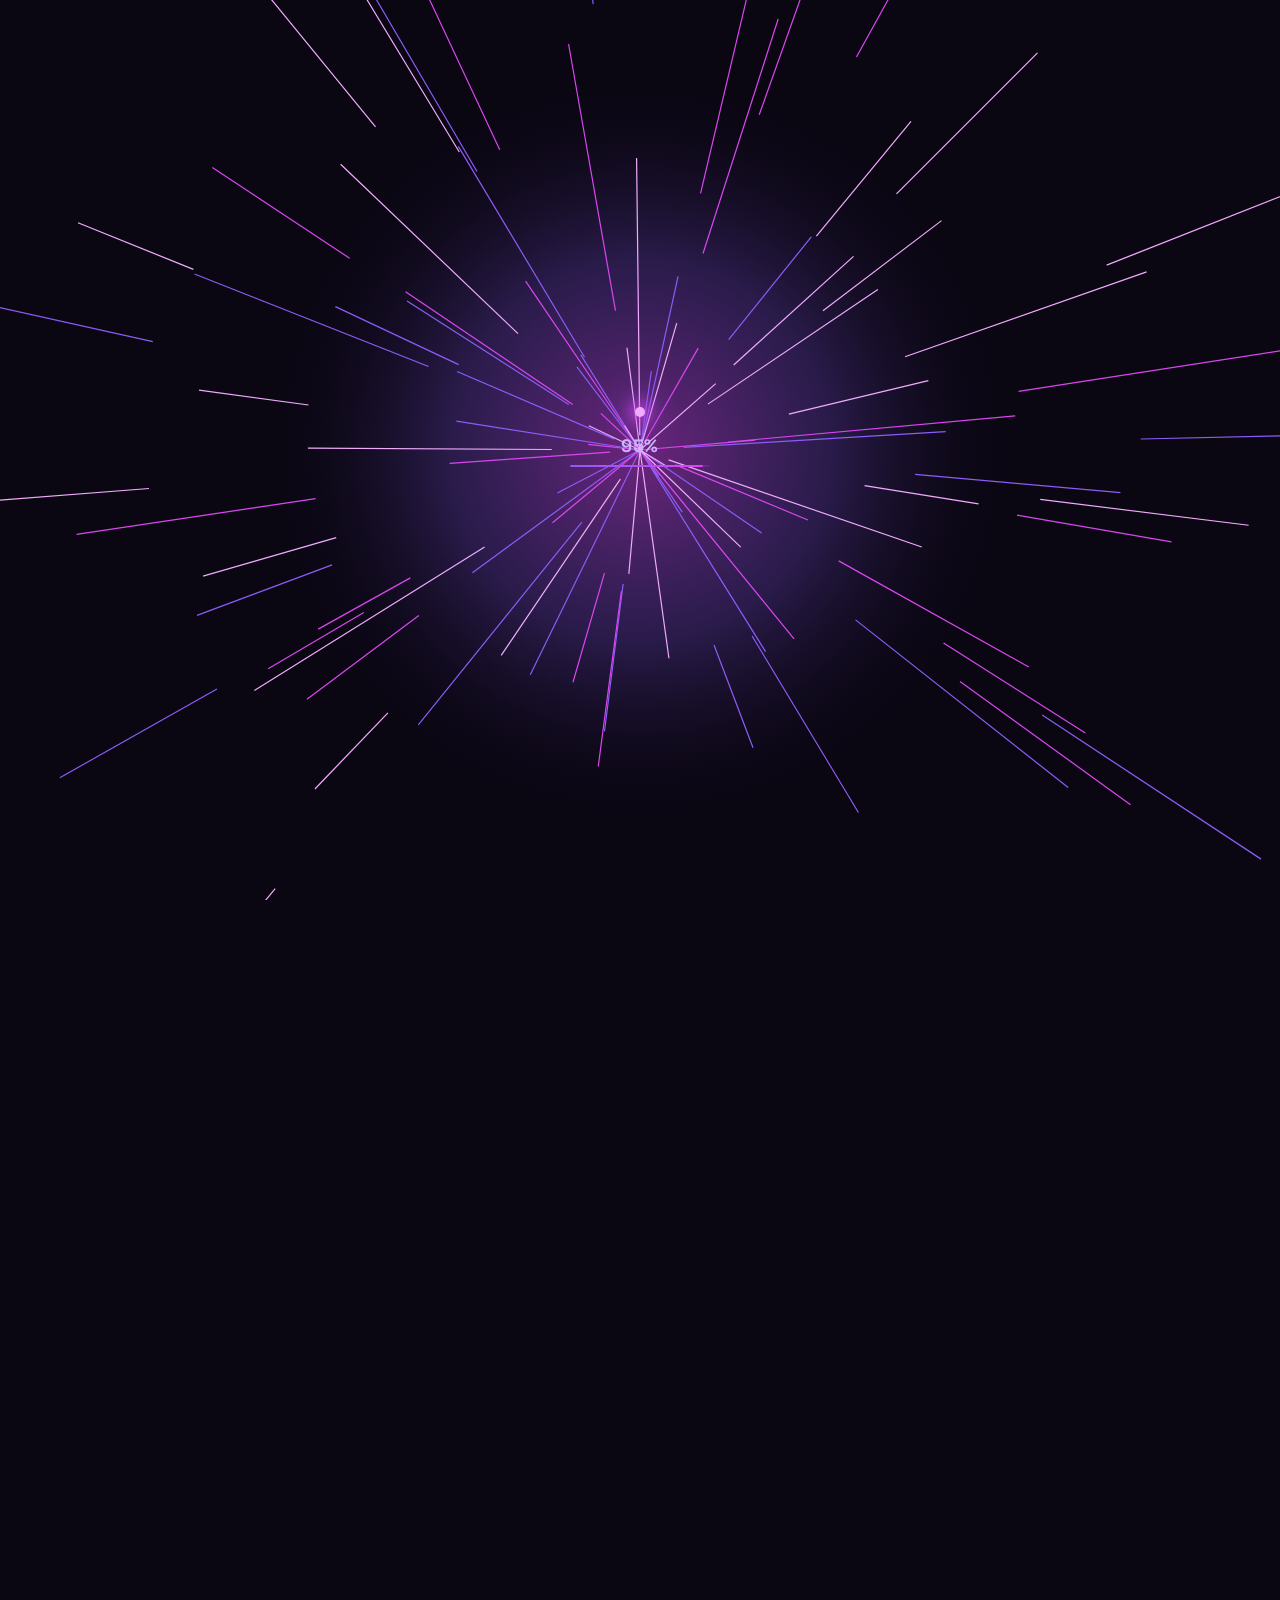
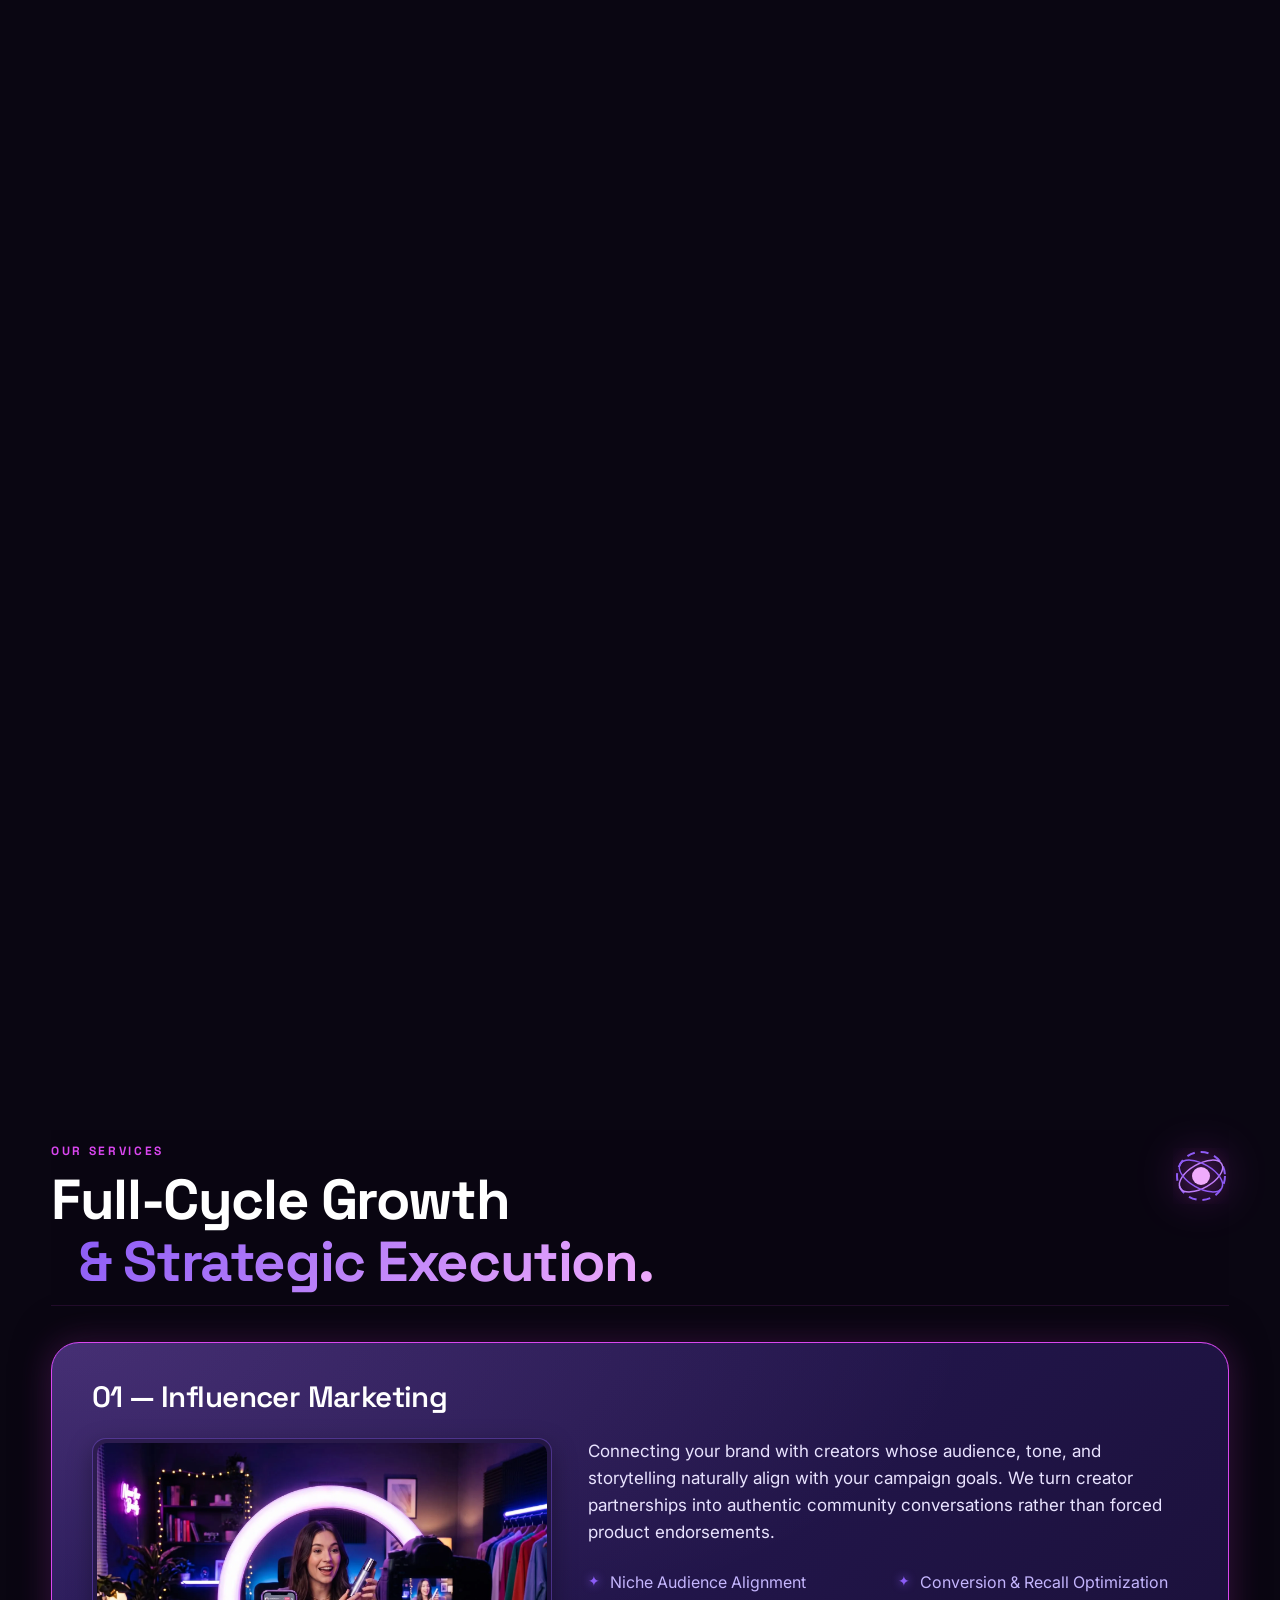
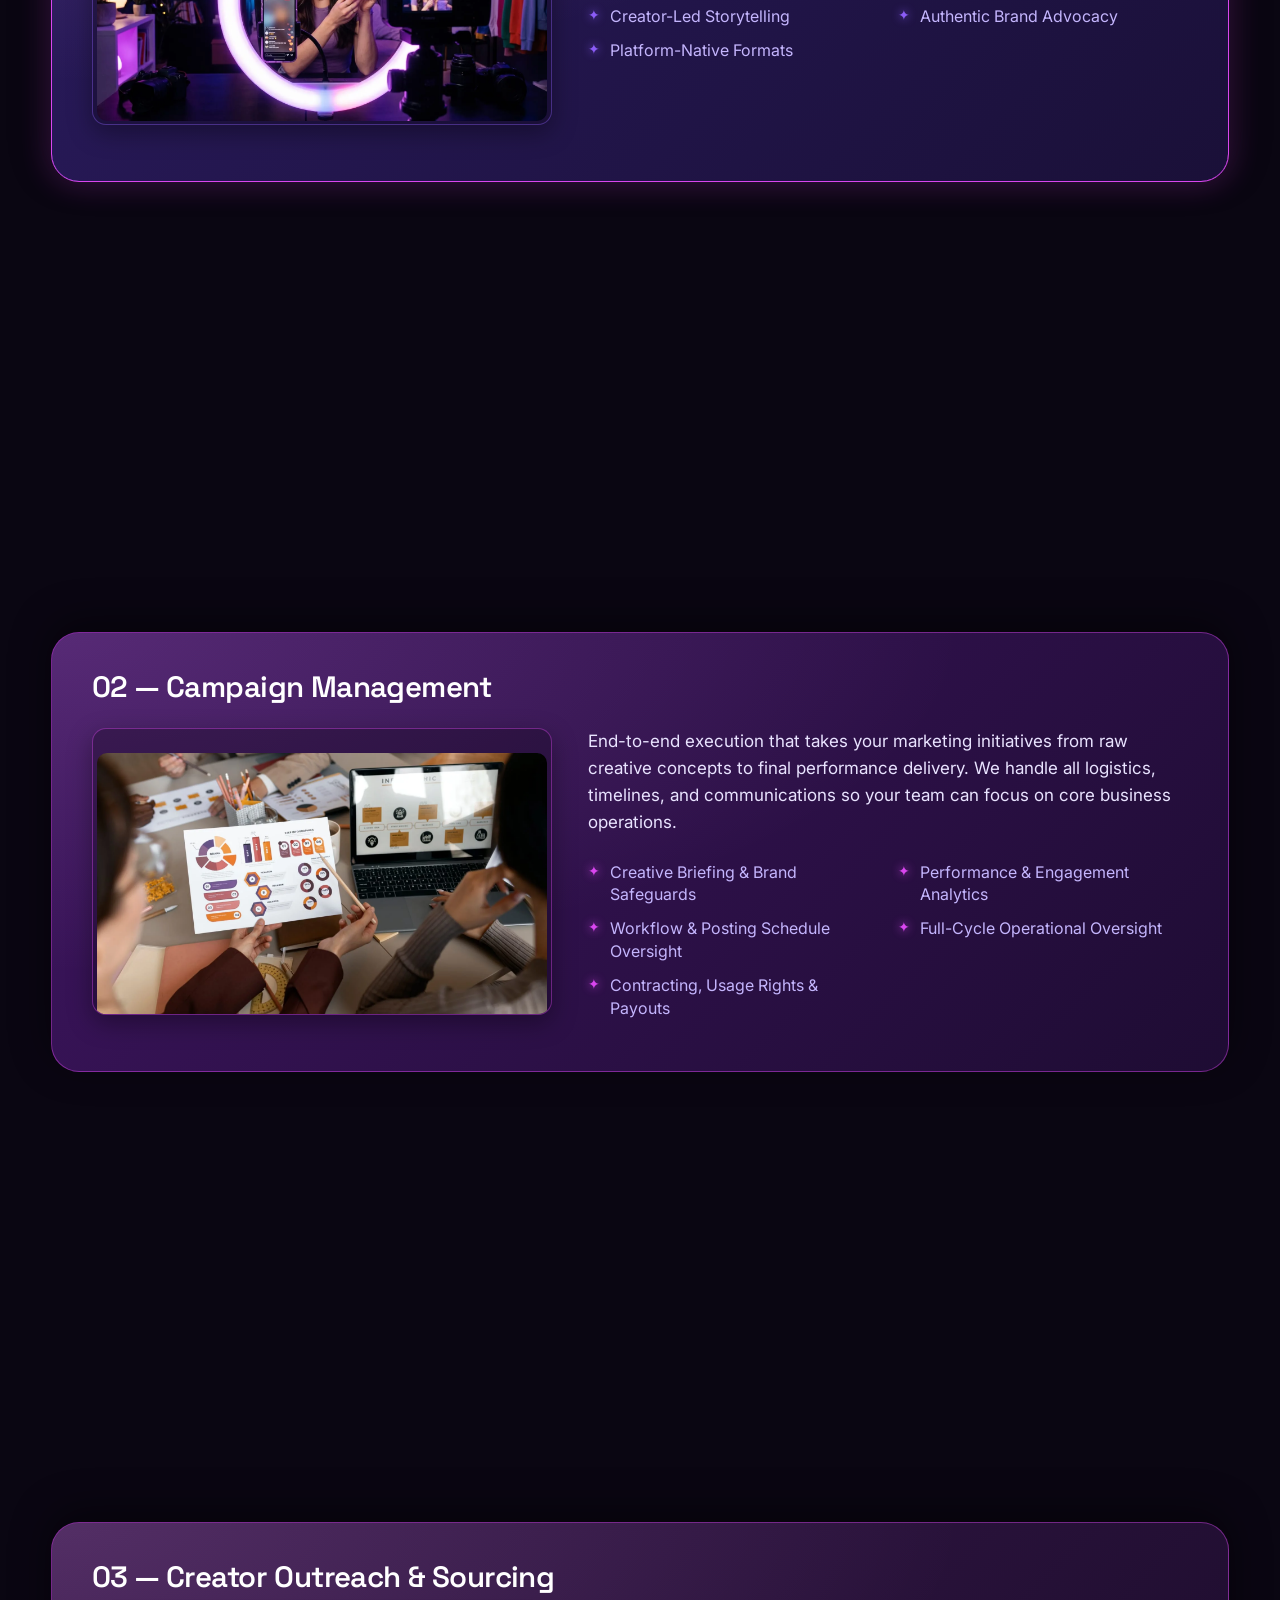
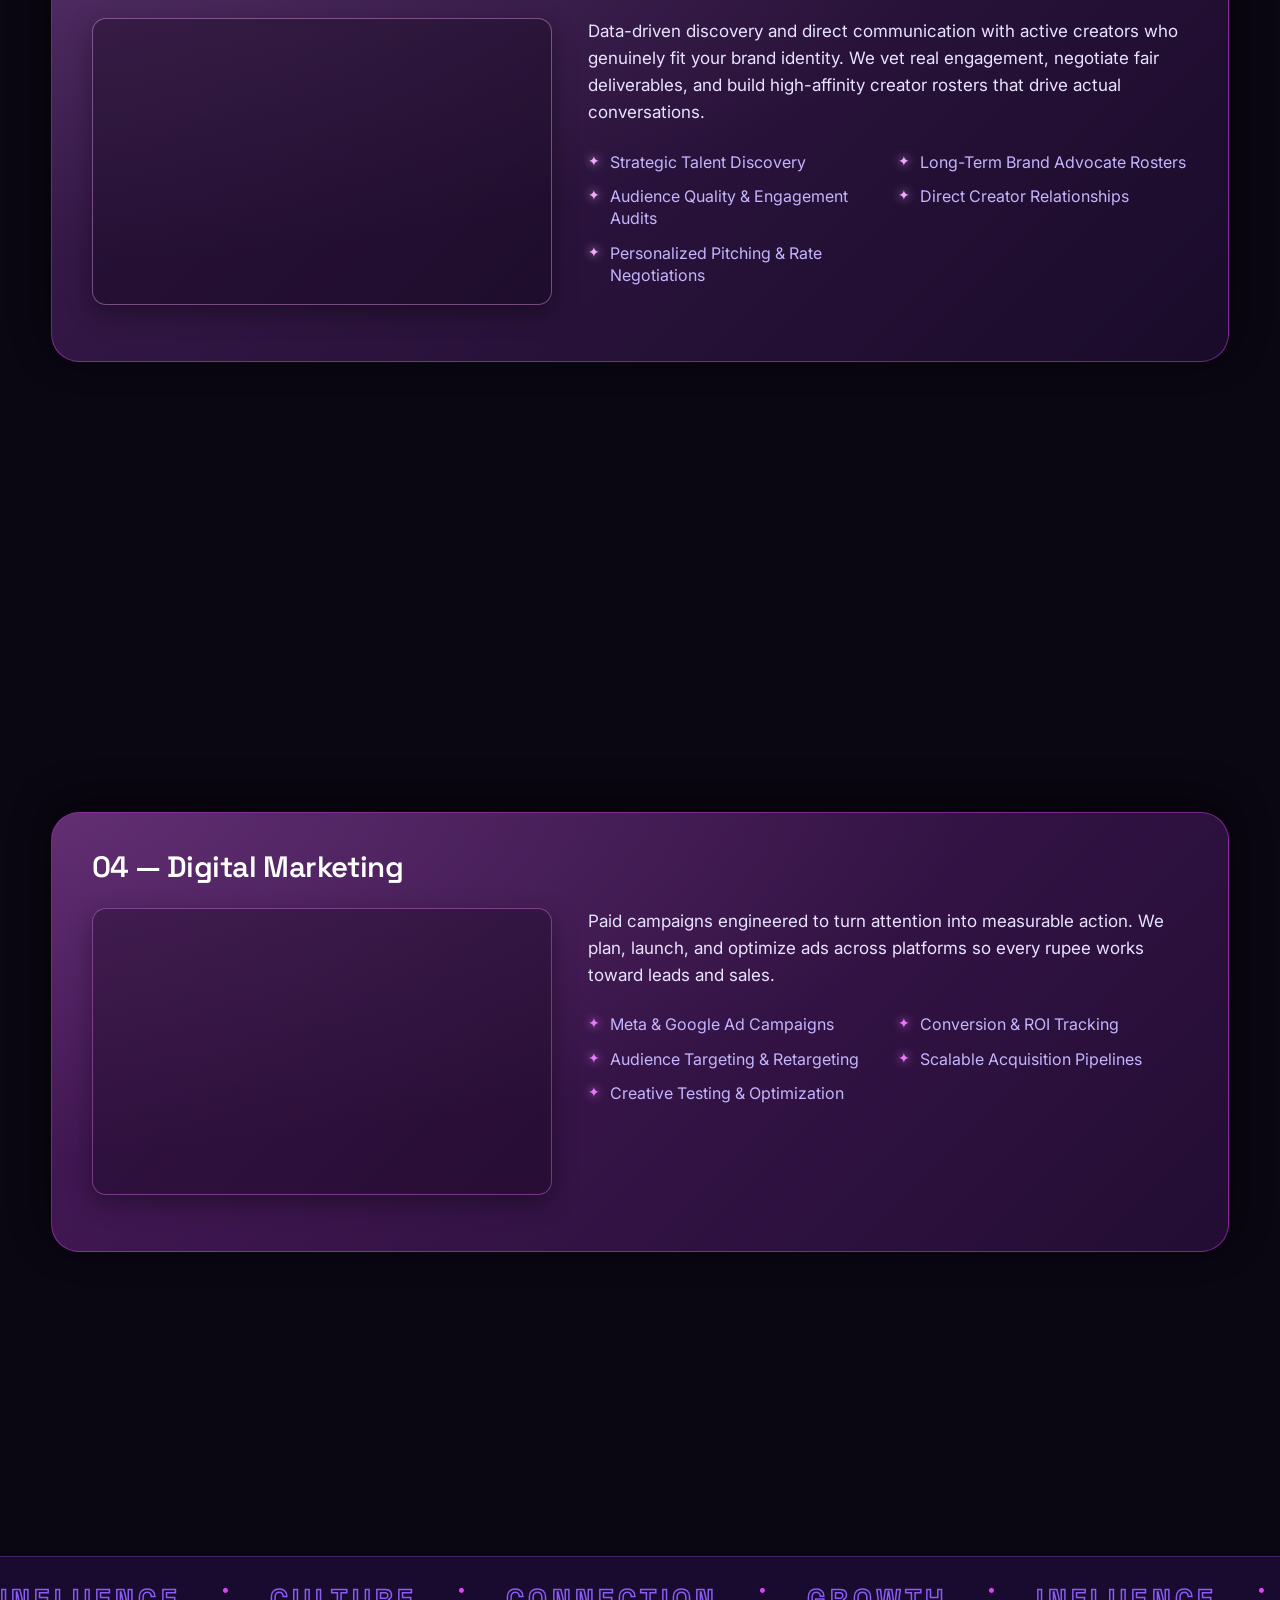
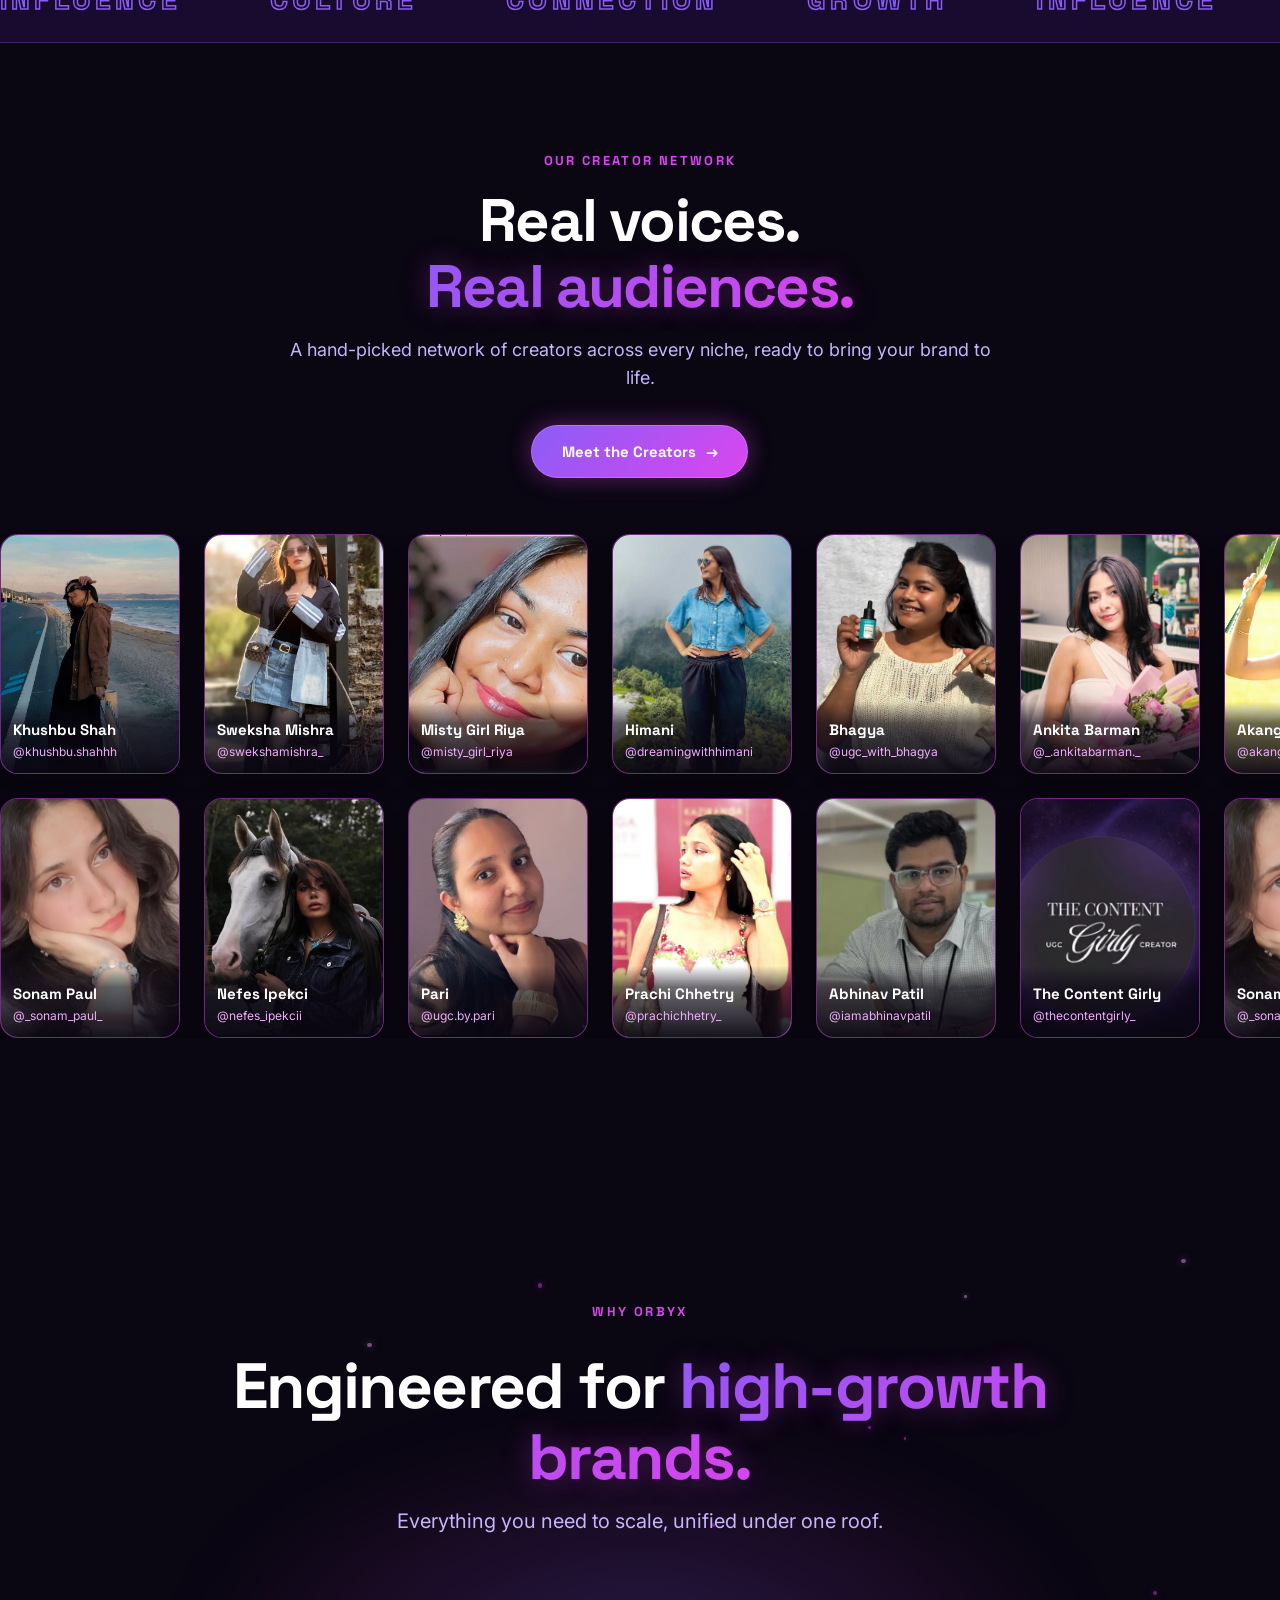
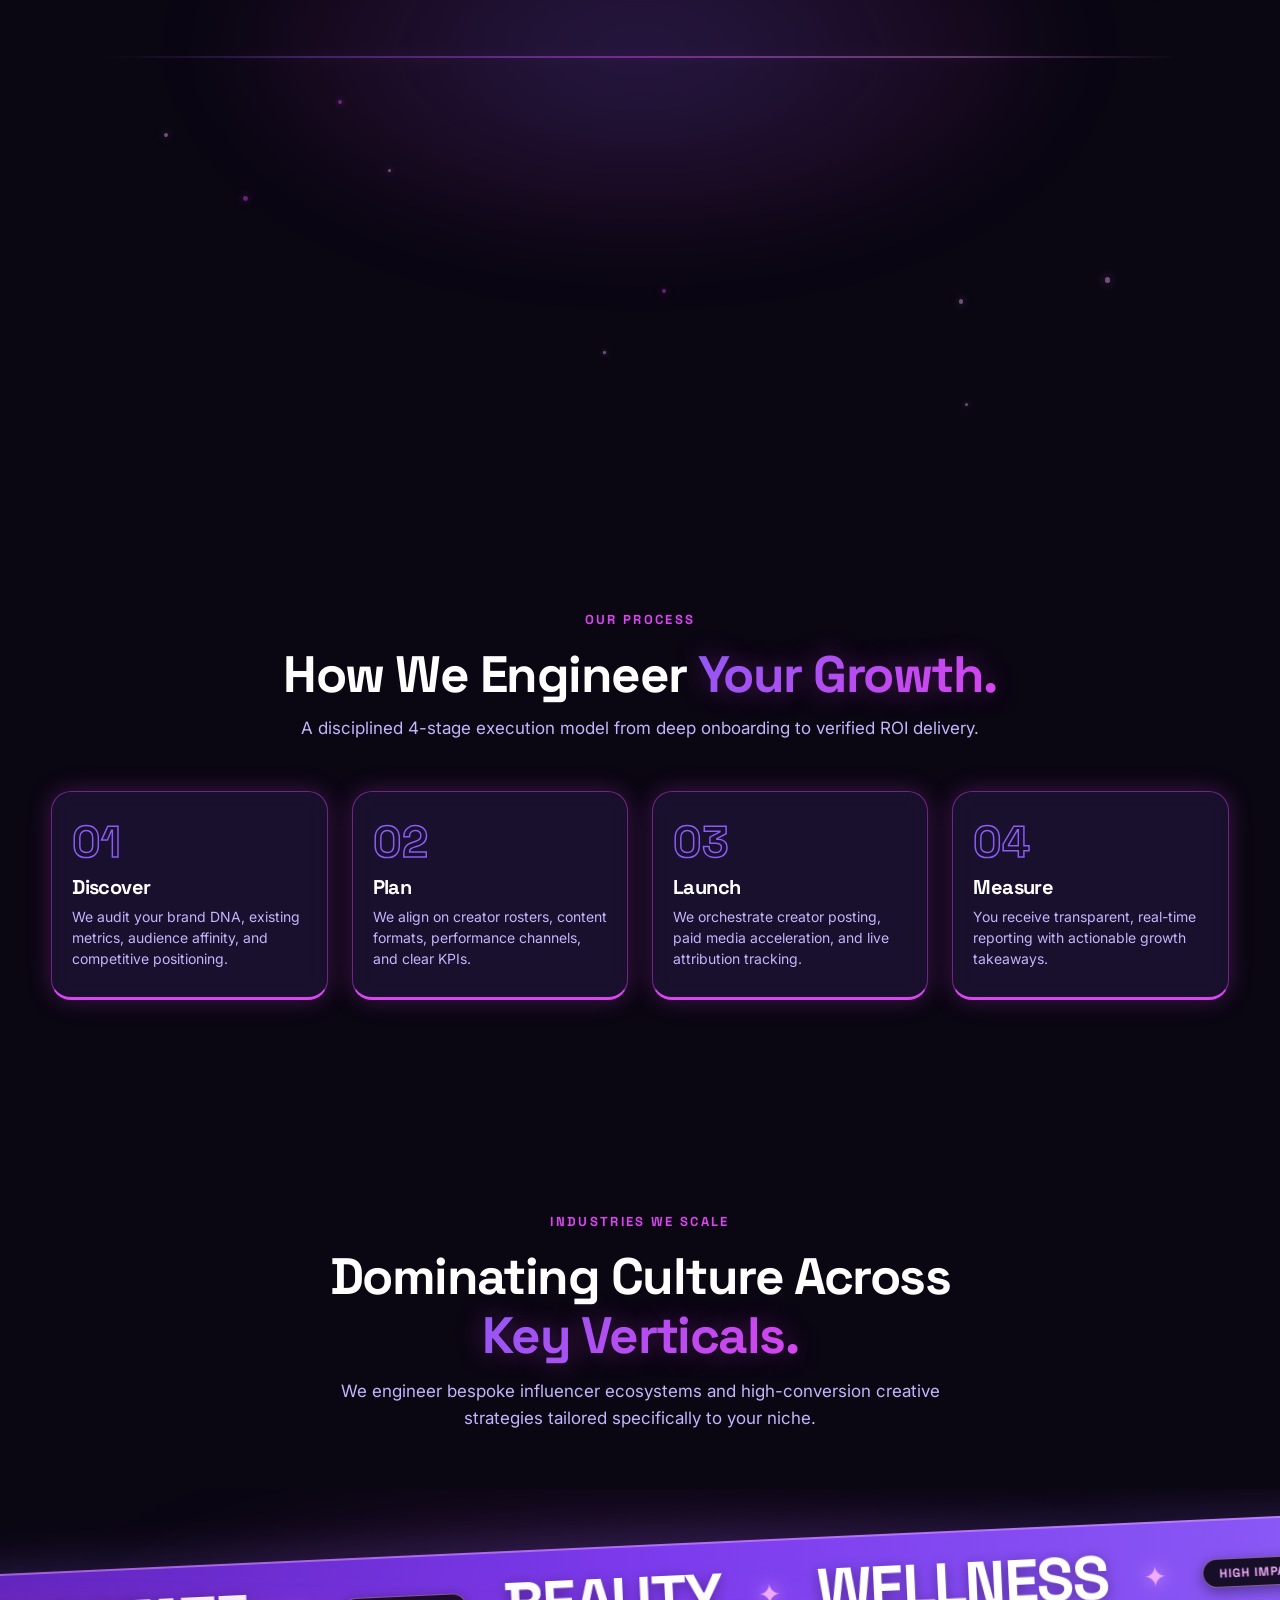
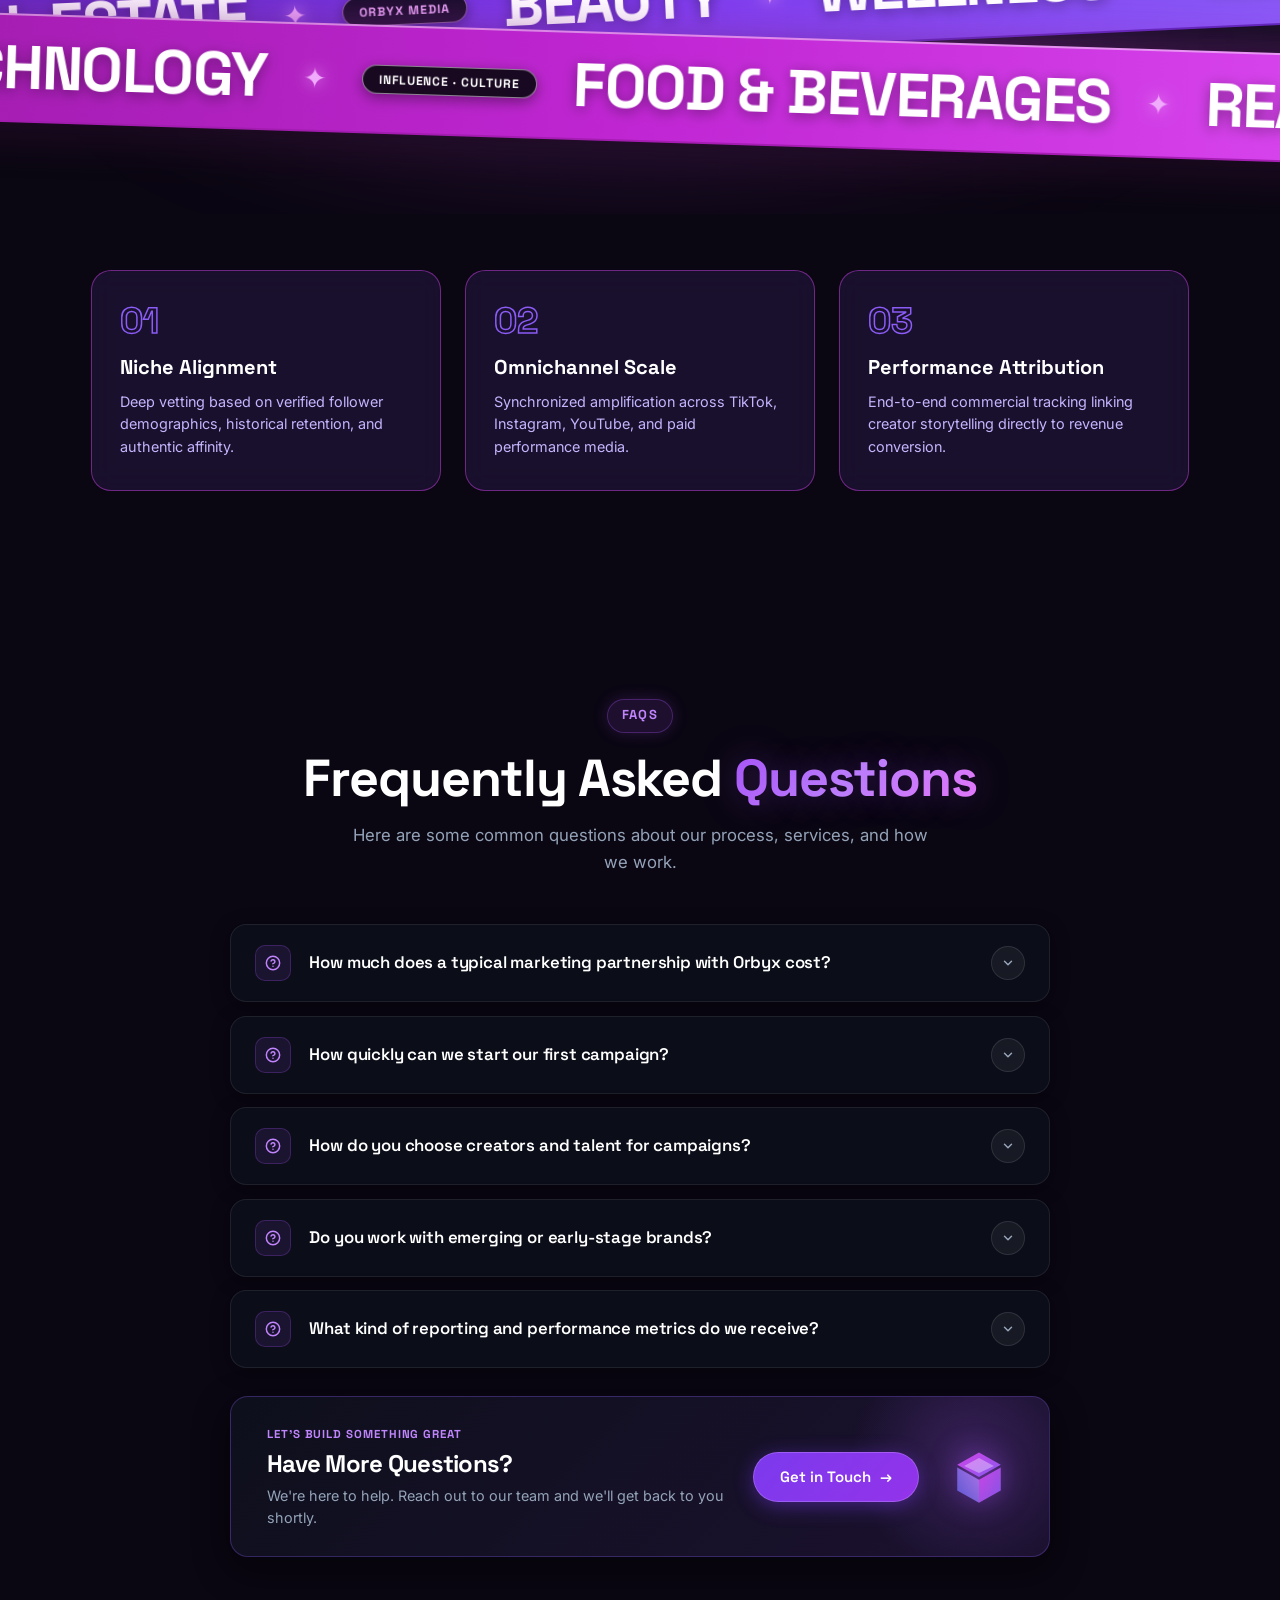
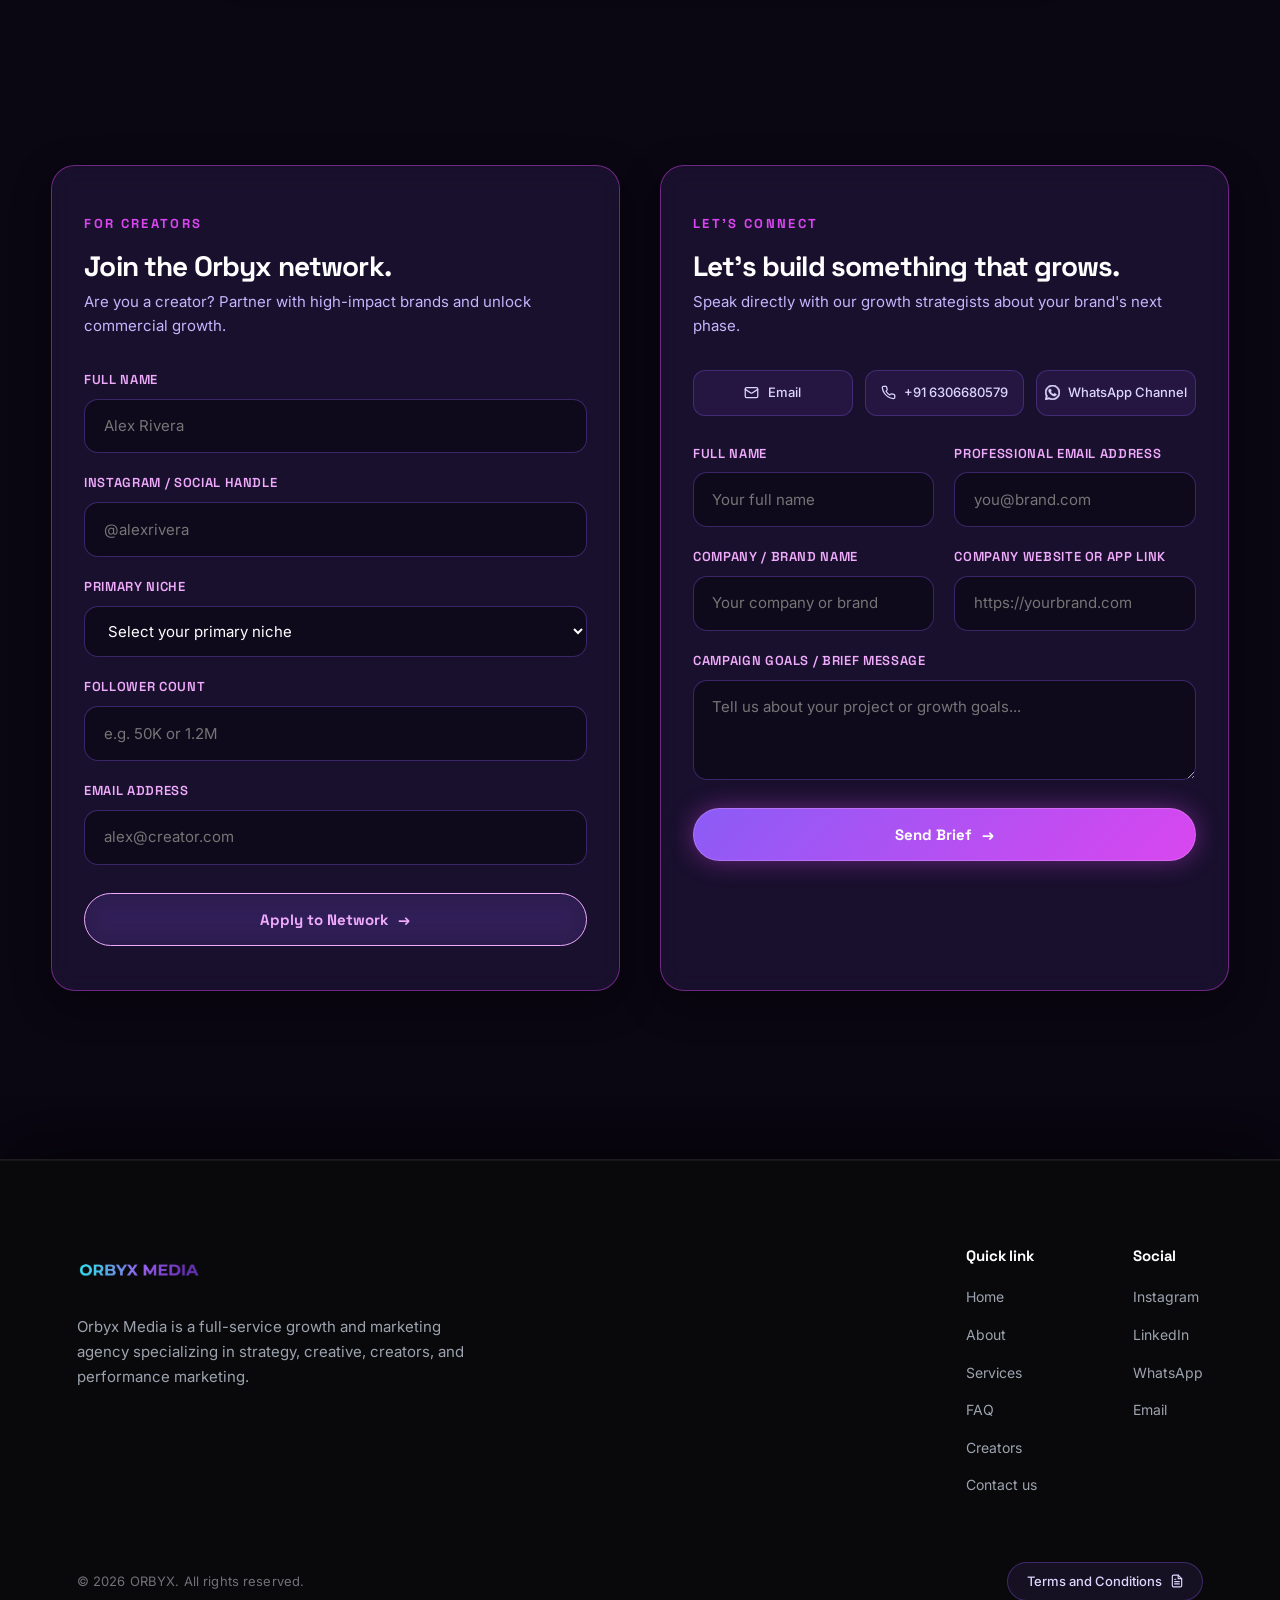
<file: index.html>
<!DOCTYPE html>
<html lang="en">

<head>
  <meta charset="UTF-8">
  <meta name="viewport" content="width=device-width, initial-scale=1.0">

  <!-- Primary Meta Tags -->
  <title>Orbyx Media | Growth & Full-Service Marketing Agency</title>
  <meta name="title" content="Orbyx Media | Growth & Full-Service Marketing Agency">
  <meta name="description"
    content="Orbyx Media is the growth marketing partner behind brands that want real, measurable growth. We combine strategy, creative, creators, and performance marketing to dominate cultural attention.">
  <meta name="keywords"
    content="growth marketing, marketing agency, performance marketing, creative agency, cultural strategy, brand growth">
  <meta name="author" content="Orbyx Media">
  <meta name="robots" content="index, follow, max-image-preview:large, max-snippet:-1, max-video-preview:-1">
  <meta name="google-site-verification" content="9_2UpGJKdNhUaQcbqcfa1qWIQzeFOHsnQPi7KlL2ceA" />
  <link rel="canonical" href="https://www.orbyxmedia.in/">

  <!-- Favicons & App Icons -->
  <link rel="icon" href="/favicon.ico" sizes="48x48">
  <link rel="icon" href="/favicon.svg" type="image/svg+xml">
  <link rel="icon" type="image/png" sizes="192x192" href="/favicon-192x192.png">
  <link rel="apple-touch-icon" href="/apple-touch-icon.png">
  <link rel="manifest" href="/site.webmanifest">

  <!-- Open Graph / Facebook -->
  <meta property="og:type" content="website">
  <meta property="og:site_name" content="Orbyx Media">
  <meta property="og:url" content="https://www.orbyxmedia.in/">
  <meta property="og:title" content="Orbyx Media — Growth Marketing Partner | Influence. Culture. Connection.">
  <meta property="og:description"
    content="Orbyx Media is the growth marketing partner behind brands that want real, measurable growth. We combine strategy, creative, creators, and performance marketing to dominate cultural attention.">
  <meta property="og:image" content="https://www.orbyxmedia.in/og-image.jpg">
  <meta property="og:image:secure_url" content="https://www.orbyxmedia.in/og-image.jpg">
  <meta property="og:image:type" content="image/jpeg">
  <meta property="og:image:width" content="1280">
  <meta property="og:image:height" content="714">
  <meta property="og:image:alt" content="Orbyx Media - Ads buy Attention, Culture earns it">

  <!-- Twitter -->
  <meta name="twitter:card" content="summary_large_image">
  <meta name="twitter:site" content="@orbyx_media">
  <meta name="twitter:url" content="https://www.orbyxmedia.in/">
  <meta name="twitter:title" content="Orbyx Media — Growth Marketing Partner | Influence. Culture. Connection.">
  <meta name="twitter:description"
    content="Influence. Culture. Connection. The full-service marketing partner behind brands that demand real growth.">
  <meta name="twitter:image" content="https://www.orbyxmedia.in/og-image.jpg">

  <!-- Google Fonts: Space Grotesk (Headings) & Inter (Body) -->
  <link rel="preconnect" href="https://fonts.googleapis.com">
  <link rel="preconnect" href="https://fonts.gstatic.com" crossorigin>
  <link
    href="https://fonts.googleapis.com/css2?family=Inter:wght@400;500;600;700&family=Space+Grotesk:wght@600;700;800&display=swap"
    rel="stylesheet">

  <link rel="stylesheet" href="style.css?v=2.5">
  <link rel="stylesheet" href="preloader.css?v=1.0">

  <!-- WebSite & Organization JSON-LD Structured Data (Google Search Result Site Name & Logo) -->
  <script type="application/ld+json">
  {
    "@context": "https://schema.org",
    "@graph": [
      {
        "@type": "WebSite",
        "@id": "https://www.orbyxmedia.in/#website",
        "name": "Orbyx Media",
        "alternateName": [
          "Orbyx"
        ],
        "url": "https://www.orbyxmedia.in",
        "image": "https://www.orbyxmedia.in/og-image.jpg",
        "primaryImageOfPage": {
          "@type": "ImageObject",
          "url": "https://www.orbyxmedia.in/og-image.jpg",
          "width": 1280,
          "height": 714
        }
      },
      {
        "@type": "Organization",
        "@id": "https://www.orbyxmedia.in/#organization",
        "name": "Orbyx Media",
        "url": "https://www.orbyxmedia.in",
        "logo": "https://www.orbyxmedia.in/favicon-512x512.png",
        "image": "https://www.orbyxmedia.in/og-image.jpg",
        "sameAs": [
          "https://www.instagram.com/orbyx.media"
        ]
      }
    ]
  }
  </script>

  <!-- FAQPage JSON-LD Structured Data -->
  <script type="application/ld+json">
  {
    "@context": "https://schema.org",
    "@type": "FAQPage",
    "mainEntity": [
      {
        "@type": "Question",
        "name": "How much does a typical marketing partnership with Orbyx cost?",
        "acceptedAnswer": {
          "@type": "Answer",
          "text": "Our engagements are tailored to your growth objectives and budget scope, ranging from bespoke high-growth performance sprints to full-scale monthly retainers. We operate with transparent pricing and zero hidden fees."
        }
      },
      {
        "@type": "Question",
        "name": "How quickly can we launch a campaign?",
        "acceptedAnswer": {
          "@type": "Answer",
          "text": "Most strategic partnerships launch within 10 to 14 business days from kickoff, including brand discovery, strategic alignment, creative production, and partner activation."
        }
      },
      {
        "@type": "Question",
        "name": "How do you choose creators and talent for campaigns?",
        "acceptedAnswer": {
          "@type": "Answer",
          "text": "We vet creators based on real audience affinity, historical engagement authenticity, demographic alignment, and brand safety—ensuring every collaboration drives measurable results."
        }
      },
      {
        "@type": "Question",
        "name": "Do you work with emerging or early-stage brands?",
        "acceptedAnswer": {
          "@type": "Answer",
          "text": "Yes, we partner with venture-backed startups and breakout consumer brands that are ready to scale their presence through high-velocity creative and performance marketing."
        }
      },
      {
        "@type": "Question",
        "name": "What kind of performance reporting and analytics do you provide?",
        "acceptedAnswer": {
          "@type": "Answer",
          "text": "Clients receive transparent, weekly real-time performance dashboards tracking ROAS, conversion lift, customer acquisition costs, reach efficiency, and full post-campaign ROI breakdowns."
        }
      }
    ]
  }
  </script>
</head>

<body>

  <!-- TUNNEL WARP PRELOADER (STARFIELD JUMP) -->
  <div id="warp-preloader" class="warp-preloader" aria-live="polite" aria-label="Loading site experience">
    <canvas id="warp-canvas" class="warp-canvas"></canvas>
    <div class="warp-flash-overlay" id="warp-flash"></div>
    <div class="warp-center-ui">
      <div class="warp-core-dot" aria-hidden="true"></div>
      <div class="warp-progress-wrap">
        <div class="warp-counter" id="warp-counter">0%</div>
        <div class="warp-bar-track">
          <div class="warp-bar-fill" id="warp-bar-fill"></div>
        </div>
        <div class="warp-status" id="warp-status" aria-live="polite"></div>
      </div>
    </div>
  </div>

  <!-- AMBIENT GLOW ORBS & NOISE -->
  <div class="ambient-orbs" aria-hidden="true">
    <div class="ambient-orb orb-1"></div>
    <div class="ambient-orb orb-2"></div>
    <div class="ambient-orb orb-3"></div>
  </div>
  <div class="noise-overlay" aria-hidden="true"></div>

  <!-- CURSOR-FOLLOWING GLOW (DESKTOP) -->
  <div class="cursor-glow" id="cursor-glow" aria-hidden="true"></div>

  <!-- FIXED STICKY NAVIGATION BAR -->
  <header class="navbar" id="navbar">
    <div class="navbar-container">
      <a href="index.html" class="navbar-logo" aria-label="Orbyx Media Home">
        <img src="assets/Header.png" alt="Orbyx Media" class="navbar-logo-img" width="1003" height="249" />
      </a>

      <!-- Desktop Nav -->
      <nav aria-label="Primary Navigation">
        <ul class="navbar-nav">
          <li><a href="#home" class="nav-link active">Home</a></li>
          <li><a href="#about" class="nav-link">About</a></li>
          <li><a href="#services" class="nav-link">Services</a></li>
          <li><a href="#faq" class="nav-link">FAQ</a></li>
          <li><a href="creators.html" class="nav-link">Creators</a></li>
          <li><a href="#contact" class="nav-link">Contact</a></li>
        </ul>
      </nav>

      <!-- Mobile Hamburger Toggle -->
      <button type="button" class="navbar-toggle" id="menu-toggle" aria-label="Toggle navigation menu"
        aria-expanded="false">
        <span class="hamburger-line line-1"></span>
        <span class="hamburger-line line-2"></span>
        <span class="hamburger-line line-3"></span>
      </button>
    </div>

    <!-- Mobile Drawer Overlay -->
    <div class="mobile-menu" id="mobile-menu" aria-hidden="true">
      <ul class="mobile-nav-list">
        <li><a href="#home" class="mobile-nav-link active">Home</a></li>
        <li><a href="#about" class="mobile-nav-link">About</a></li>
        <li><a href="#services" class="mobile-nav-link">Services</a></li>
        <li><a href="#faq" class="mobile-nav-link">FAQ</a></li>
        <li><a href="creators.html" class="mobile-nav-link">Creators</a></li>
        <li><a href="#contact" class="mobile-nav-link">Contact</a></li>
      </ul>
    </div>
  </header>

  <!-- FIXED CANVAS BACKGROUND (240-FRAME SCROLL ENGINE) -->
  <div class="canvas-viewport" aria-hidden="true">
    <canvas id="animation-canvas" class="scroll-canvas"></canvas>
    <div class="canvas-overlay"></div>
  </div>

  <!-- MAIN SCROLL-DRIVEN CONTAINER (900vh) -->
  <main id="home">
    <div class="scroll-experience-container" id="scroll-container">
      <div class="sticky-stage" id="scroll-stage">
        <div class="stage-content">

          <!-- BEAT 1: HERO (0 - 10%) -->
          <section class="scroll-beat beat-hero active" id="beat-hero" aria-label="Hero Section">
            <h1 class="hero-headline">
              BRANDS DON'T GROW <span class="gradient-text">BY ACCIDENT.</span>
            </h1>
            <p class="hero-subline">
              Orbyx Media is the marketing partner behind brands that want real, measurable growth.
            </p>
            <div class="hero-cta-group">
              <a href="#contact" class="btn btn-primary magnetic-btn">
                <span>Start a Project</span>
                <span class="btn-arrow" aria-hidden="true">→</span>
              </a>
              <a href="#services" class="btn btn-secondary magnetic-btn">
                <span>See Our Services</span>
              </a>
            </div>
            <div class="hero-scroll-hint">
              <span class="hero-brand-strip">Influence · Culture · Connection</span>
              <span style="color: var(--highlight-pink);">Scroll</span>
              <svg class="bobbing-arrow" width="16" height="16" viewBox="0 0 24 24" fill="none" stroke="currentColor"
                stroke-width="2.5" stroke-linecap="round" stroke-linejoin="round" aria-hidden="true">
                <line x1="12" y1="5" x2="12" y2="19"></line>
                <polyline points="19 12 12 19 5 12"></polyline>
              </svg>
            </div>
          </section>

          <!-- BEAT 2: ABOUT (10 - 20%) -->
          <section class="scroll-beat beat-about" id="beat-about" aria-label="About Orbyx Media">
            <span class="section-label">ABOUT ORBYX MEDIA</span>
            <h2 class="about-heading">A full-service marketing agency.</h2>
            <p class="about-text">
              We combine strategy, creative, creators, and performance marketing to grow brands.
            </p>
          </section>

          <!-- BEAT 3: BRAND PILLARS (20 - 35%) -->
          <section class="scroll-beat beat-pillars" id="beat-pillars" aria-label="Brand Pillars">
            <span class="section-label pillars-label">WHAT DRIVES ORBYX</span>

            <div class="pillar-stage">
              <!-- Pillar 1: Influence -->
              <div class="pillar-card" id="pillar-influence">
                <div class="pillar-word influence">Influence</div>
                <p class="pillar-desc">We build the voice and reach that make people pay attention to your brand.</p>
              </div>

              <!-- Pillar 2: Culture -->
              <div class="pillar-card" id="pillar-culture">
                <div class="pillar-word culture">Culture</div>
                <p class="pillar-desc">We make your brand part of what people already talk about, watch, and share.</p>
              </div>

              <!-- Pillar 3: Connection -->
              <div class="pillar-card" id="pillar-connection">
                <div class="pillar-word connection">Connection</div>
                <p class="pillar-desc">We turn attention into real relationships between brands and their audience.</p>
              </div>

              <!-- Combined 3 Pillars Row -->
              <div class="pillars-combined-row" id="pillars-combined">
                <div class="pillars-tokens-flex">
                  <span class="pillar-token token-influence">Influence</span>
                  <span class="pillar-line-divider divider-1" aria-hidden="true"></span>
                  <span class="pillar-token token-culture">Culture</span>
                  <span class="pillar-line-divider divider-2" aria-hidden="true"></span>
                  <span class="pillar-token token-connection">Connection</span>
                </div>
                <p class="pillars-summary-line">
                  Influence gets you seen. Culture makes you relevant. Connection makes you last.
                </p>
              </div>
            </div>
          </section>

          <!-- BEAT 4: THE PROBLEM (35 - 45%) -->
          <section class="scroll-beat beat-problem" id="beat-problem" aria-label="The Problem We Solve">
            <div class="problem-lines">
              <div class="problem-line" id="problem-line-1">Marketing that's busy but not effective.</div>
              <div class="problem-line" id="problem-line-2">Different agencies for ads, content, and creators.</div>
              <div class="problem-line" id="problem-line-3">Reports you can't trust.</div>
            </div>
            <div class="problem-solution gradient-text-soft" id="problem-solution">
              Orbyx fixes that.
            </div>
          </section>

          <!-- BEAT 5: OUR SERVICES SECTION (76% - 98%) -->
          <section class="scroll-beat beat-services" id="beat-services" aria-label="Our Services">
            <span class="section-label">OUR SERVICES</span>
            <h2 class="about-heading">Full-Cycle Growth &amp; <span class="gradient-text">Strategic Execution.</span>
            </h2>
            <p class="about-text">
              From high-affinity creator partnerships to ROI-engineered performance marketing, we build sustainable
              growth engines across every platform.
            </p>
            <div class="services-peek-cue"
              style="margin-top: 1.5rem; display: inline-flex; align-items: center; gap: 8px; color: #D946EF; font-family: var(--font-heading); font-size: 0.875rem; letter-spacing: 0.08em; text-transform: uppercase;">
              <span>Service Stack Below</span>
              <span style="font-size: 1.1rem;">↓</span>
            </div>
          </section>

        </div>
      </div>
    </div>

    <!-- NORMAL SECTIONS AFTER THE ANIMATION (UNPINNED) -->
    <div class="normal-content-flow">

      <!-- SERVICES CARD STACK (APPEARS JUST AFTER OUR SERVICES SECTION) -->
      <section class="services-stack-section" id="services" aria-label="Services Card Stack">
        <div class="services-stack-wrapper">
          <!-- Pinned Heading Area -->
          <div class="services-pinned-header" id="services-pinned-header">
            <div class="services-header-left">
              <span class="services-mini-label">OUR SERVICES</span>
              <h2 class="services-stacked-heading">
                <span class="heading-line-1">Full-Cycle Growth</span>
                <span class="heading-line-2">&amp; Strategic Execution.</span>
              </h2>
            </div>

            <!-- Floating Glowing 3D-Style Decorative Icon -->
            <div class="services-3d-floating-icon" aria-hidden="true">
              <div class="floating-orb-wrapper">
                <svg width="56" height="56" viewBox="0 0 56 56" fill="none" class="floating-orb-svg">
                  <circle cx="28" cy="28" r="24" stroke="url(#orb-grad-1)" stroke-width="2" stroke-dasharray="8 6" />
                  <ellipse cx="28" cy="28" rx="24" ry="12" stroke="url(#orb-grad-2)" stroke-width="1.5"
                    transform="rotate(-30 28 28)" />
                  <ellipse cx="28" cy="28" rx="24" ry="12" stroke="url(#orb-grad-1)" stroke-width="1.5"
                    transform="rotate(30 28 28)" />
                  <circle cx="28" cy="28" r="9" fill="url(#orb-grad-core)" filter="drop-shadow(0 0 16px #D946EF)" />
                  <defs>
                    <linearGradient id="orb-grad-1" x1="4" y1="4" x2="52" y2="52">
                      <stop offset="0%" stop-color="#8B5CF6" />
                      <stop offset="100%" stop-color="#D946EF" />
                    </linearGradient>
                    <linearGradient id="orb-grad-2" x1="52" y1="4" x2="4" y2="52">
                      <stop offset="0%" stop-color="#F0ABFC" />
                      <stop offset="100%" stop-color="#8B5CF6" />
                    </linearGradient>
                    <linearGradient id="orb-grad-core" x1="19" y1="19" x2="37" y2="37">
                      <stop offset="0%" stop-color="#F0ABFC" />
                      <stop offset="100%" stop-color="#D946EF" />
                    </linearGradient>
                  </defs>
                </svg>
              </div>
            </div>
          </div>

          <!-- Deck of Wide Horizontal Cards -->
          <div class="services-cards-deck" id="services-cards-deck">
            <!-- Card 1: Violet -->
            <article class="service-stack-card active" data-index="0"
              style="--card-index: 0; --card-bg: linear-gradient(135deg, #2A1B5E, #1A1038); --card-accent: #8B5CF6;">
              <div class="card-radial-highlight" aria-hidden="true"></div>
              <div class="card-top-header">
                <h3 class="service-card-title">01 — Influencer Marketing</h3>
              </div>
              <div class="card-body-row">
                <div class="card-image-col">
                  <div class="card-image-frame">
                    <img src="assets/Influencer Marketing.webp"
                      alt="Influencer Marketing partnerships and creator storytelling" class="card-parallax-img"
                      width="1600" height="1073" loading="lazy" decoding="async" />
                  </div>
                </div>
                <div class="card-content-col">
                  <p class="service-card-desc">
                    Connecting your brand with creators whose audience, tone, and storytelling naturally align with your
                    campaign goals. We turn creator partnerships into authentic community conversations rather than
                    forced product endorsements.
                  </p>
                  <div class="service-bullets-grid">
                    <ul class="bullets-subcol">
                      <li><span class="bullet-sparkle" aria-hidden="true">✦</span><span class="bullet-text">Niche
                          Audience Alignment</span></li>
                      <li><span class="bullet-sparkle" aria-hidden="true">✦</span><span class="bullet-text">Creator-Led
                          Storytelling</span></li>
                      <li><span class="bullet-sparkle" aria-hidden="true">✦</span><span
                          class="bullet-text">Platform-Native Formats</span></li>
                    </ul>
                    <ul class="bullets-subcol">
                      <li><span class="bullet-sparkle" aria-hidden="true">✦</span><span class="bullet-text">Conversion
                          &amp; Recall Optimization</span></li>
                      <li><span class="bullet-sparkle" aria-hidden="true">✦</span><span class="bullet-text">Authentic
                          Brand Advocacy</span></li>
                    </ul>
                  </div>
                </div>
              </div>
            </article>

            <!-- Card 2: Magenta -->
            <article class="service-stack-card" data-index="1"
              style="--card-index: 1; --card-bg: linear-gradient(135deg, #3E1560, #1E0C33); --card-accent: #D946EF;">
              <div class="card-radial-highlight" aria-hidden="true"></div>
              <div class="card-top-header">
                <h3 class="service-card-title">02 — Campaign Management</h3>
              </div>
              <div class="card-body-row">
                <div class="card-image-col">
                  <div class="card-image-frame">
                    <img src="assets/Campaign Management.webp"
                      alt="End-to-end campaign execution and workflow oversight" class="card-parallax-img"
                      width="1600" height="1066" loading="lazy" decoding="async" />
                  </div>
                </div>
                <div class="card-content-col">
                  <p class="service-card-desc">
                    End-to-end execution that takes your marketing initiatives from raw creative concepts to final
                    performance delivery. We handle all logistics, timelines, and communications so your team can focus
                    on core business operations.
                  </p>
                  <div class="service-bullets-grid">
                    <ul class="bullets-subcol">
                      <li><span class="bullet-sparkle" aria-hidden="true">✦</span><span class="bullet-text">Creative
                          Briefing &amp; Brand Safeguards</span></li>
                      <li><span class="bullet-sparkle" aria-hidden="true">✦</span><span class="bullet-text">Workflow
                          &amp; Posting Schedule Oversight</span></li>
                      <li><span class="bullet-sparkle" aria-hidden="true">✦</span><span class="bullet-text">Contracting,
                          Usage Rights &amp; Payouts</span></li>
                    </ul>
                    <ul class="bullets-subcol">
                      <li><span class="bullet-sparkle" aria-hidden="true">✦</span><span class="bullet-text">Performance
                          &amp; Engagement Analytics</span></li>
                      <li><span class="bullet-sparkle" aria-hidden="true">✦</span><span class="bullet-text">Full-Cycle
                          Operational Oversight</span></li>
                    </ul>
                  </div>
                </div>
              </div>
            </article>

            <!-- Card 3: Plum -->
            <article class="service-stack-card" data-index="2"
              style="--card-index: 2; --card-bg: linear-gradient(135deg, #3A1A4D, #1A0B2A); --card-accent: #F0ABFC;">
              <div class="card-radial-highlight" aria-hidden="true"></div>
              <div class="card-top-header">
                <h3 class="service-card-title">03 — Creator Outreach &amp; Sourcing</h3>
              </div>
              <div class="card-body-row">
                <div class="card-image-col">
                  <div class="card-image-frame">
                    <img src="assets/Creator Outreach &amp; Sourcing.webp"
                      alt="Data-driven creator discovery and talent sourcing" class="card-parallax-img"
                      width="1600" height="1073" loading="lazy" decoding="async" />
                  </div>
                </div>
                <div class="card-content-col">
                  <p class="service-card-desc">
                    Data-driven discovery and direct communication with active creators who genuinely fit your brand
                    identity. We vet real engagement, negotiate fair deliverables, and build high-affinity creator
                    rosters that drive actual conversations.
                  </p>
                  <div class="service-bullets-grid">
                    <ul class="bullets-subcol">
                      <li><span class="bullet-sparkle" aria-hidden="true">✦</span><span class="bullet-text">Strategic
                          Talent Discovery</span></li>
                      <li><span class="bullet-sparkle" aria-hidden="true">✦</span><span class="bullet-text">Audience
                          Quality &amp; Engagement Audits</span></li>
                      <li><span class="bullet-sparkle" aria-hidden="true">✦</span><span class="bullet-text">Personalized
                          Pitching &amp; Rate Negotiations</span></li>
                    </ul>
                    <ul class="bullets-subcol">
                      <li><span class="bullet-sparkle" aria-hidden="true">✦</span><span class="bullet-text">Long-Term
                          Brand Advocate Rosters</span></li>
                      <li><span class="bullet-sparkle" aria-hidden="true">✦</span><span class="bullet-text">Direct
                          Creator Relationships</span></li>
                    </ul>
                  </div>
                </div>
              </div>
            </article>

            <!-- Card 4: Orchid -->
            <article class="service-stack-card" data-index="3"
              style="--card-index: 3; --card-bg: linear-gradient(135deg, #4A1A5C, #220D33); --card-accent: #E879F9;">
              <div class="card-radial-highlight" aria-hidden="true"></div>
              <div class="card-top-header">
                <h3 class="service-card-title">04 — Digital Marketing</h3>
              </div>
              <div class="card-body-row">
                <div class="card-image-col">
                  <div class="card-image-frame">
                    <img src="assets/Digital Marketing.webp"
                      alt="Paid media, performance ads, and ROI conversion tracking" class="card-parallax-img"
                      width="1600" height="1584" loading="lazy" decoding="async" />
                  </div>
                </div>
                <div class="card-content-col">
                  <p class="service-card-desc">
                    Paid campaigns engineered to turn attention into measurable action. We plan, launch, and optimize
                    ads across platforms so every rupee works toward leads and sales.
                  </p>
                  <div class="service-bullets-grid">
                    <ul class="bullets-subcol">
                      <li><span class="bullet-sparkle" aria-hidden="true">✦</span><span class="bullet-text">Meta &amp;
                          Google Ad Campaigns</span></li>
                      <li><span class="bullet-sparkle" aria-hidden="true">✦</span><span class="bullet-text">Audience
                          Targeting &amp; Retargeting</span></li>
                      <li><span class="bullet-sparkle" aria-hidden="true">✦</span><span class="bullet-text">Creative
                          Testing &amp; Optimization</span></li>
                    </ul>
                    <ul class="bullets-subcol">
                      <li><span class="bullet-sparkle" aria-hidden="true">✦</span><span class="bullet-text">Conversion
                          &amp; ROI Tracking</span></li>
                      <li><span class="bullet-sparkle" aria-hidden="true">✦</span><span class="bullet-text">Scalable
                          Acquisition Pipelines</span></li>
                    </ul>
                  </div>
                </div>
              </div>
            </article>
          </div>

        </div>
      </section>

      <!-- INFINITE MARQUEE STRIP -->
      <aside class="marquee-strip" aria-label="Brand Marquee">
        <div class="marquee-track">
          <span class="marquee-item">INFLUENCE</span>
          <span class="marquee-separator">•</span>
          <span class="marquee-item">CULTURE</span>
          <span class="marquee-separator">•</span>
          <span class="marquee-item">CONNECTION</span>
          <span class="marquee-separator">•</span>
          <span class="marquee-item">GROWTH</span>
          <span class="marquee-separator">•</span>
          <span class="marquee-item">INFLUENCE</span>
          <span class="marquee-separator">•</span>
          <span class="marquee-item">CULTURE</span>
          <span class="marquee-separator">•</span>
          <span class="marquee-item">CONNECTION</span>
          <span class="marquee-separator">•</span>
          <span class="marquee-item">GROWTH</span>
          <span class="marquee-separator">•</span>
        </div>
      </aside>

      <!-- 1. OUR CREATOR NETWORK TEASER (NO 3D RING) -->
      <section class="section-wrapper" id="creator-network" aria-label="Creator Network Teaser">
        <div class="creator-teaser-header">
          <span class="section-label">OUR CREATOR NETWORK</span>
          <h2 class="creator-teaser-heading">Real voices. <span class="gradient-text">Real audiences.</span></h2>
          <p class="creator-teaser-text">
            A hand-picked network of creators across every niche, ready to bring your brand to life.
          </p>
          <a href="creators.html" class="btn btn-primary magnetic-btn">
            <span>Meet the Creators</span>
            <span class="btn-arrow" aria-hidden="true">→</span>
          </a>
        </div>

        <!-- Two Seamless Opposite Marquee Rows of Creator Cards (180x240) -->
        <div class="marquee-cards-stage">
          <div class="marquee-cards-row row-left" id="teaser-row-1">
            <!-- Populated dynamically via JS -->
          </div>
          <div class="marquee-cards-row row-right" id="teaser-row-2">
            <!-- Populated dynamically via JS -->
          </div>
        </div>
      </section>

      <!-- 2. WHY ORBYX (4 GLASS CARDS) -->
      <section class="section-wrapper why-orbyx-section" id="why-orbyx" aria-label="Why Orbyx">
        <!-- Dynamic Glow & Particles Background Container -->
        <div class="why-bg-fx" aria-hidden="true">
          <div class="why-radial-glow"></div>
          <div class="why-particles-field" id="why-particles-field"></div>
        </div>

        <div class="why-header">
          <span class="section-label">WHY ORBYX</span>
          <h2 class="why-main-heading">
            Engineered for <span class="gradient-text">high-growth brands.</span>
          </h2>
          <p class="why-subline">
            Everything you need to scale, unified under one roof.
          </p>
        </div>

        <div class="why-grid-wrapper">
          <!-- Thin gradient connector line running across cards -->
          <div class="why-connector-line" aria-hidden="true"></div>

          <div class="why-grid" id="why-cards-grid">
            <!-- Card 1: One Team -->
            <div class="why-card" data-tilt style="--card-index: 0;">
              <div class="why-card-sweep" aria-hidden="true"></div>
              <div class="why-card-top">
                <div class="why-card-icon-box">
                  <svg class="why-card-icon" width="28" height="28" viewBox="0 0 24 24" fill="none"
                    stroke="currentColor" stroke-width="2" stroke-linecap="round" stroke-linejoin="round"
                    aria-hidden="true">
                    <path d="M17 21v-2a4 4 0 0 0-4-4H5a4 4 0 0 0-4 4v2"></path>
                    <circle cx="9" cy="7" r="4"></circle>
                    <path d="M23 21v-2a4 4 0 0 0-3-3.87"></path>
                    <path d="M16 3.13a4 4 0 0 1 0 7.75"></path>
                  </svg>
                </div>
                <span class="why-card-num">01</span>
              </div>
              <div class="why-card-content">
                <h3 class="why-card-title">One Team</h3>
                <div class="why-card-chip">Single team</div>
                <p class="why-card-desc">Strategy, creative, creators, and performance ads in one place. No disconnect,
                  no silos.</p>
              </div>
            </div>

            <!-- Card 2: Hand-Picked Partners -->
            <div class="why-card" data-tilt style="--card-index: 1;">
              <div class="why-card-sweep" aria-hidden="true"></div>
              <div class="why-card-top">
                <div class="why-card-icon-box">
                  <svg class="why-card-icon" width="28" height="28" viewBox="0 0 24 24" fill="none"
                    stroke="currentColor" stroke-width="2" stroke-linecap="round" stroke-linejoin="round"
                    aria-hidden="true">
                    <polygon
                      points="12 2 15.09 8.26 22 9.27 17 14.14 18.18 21.02 12 17.77 5.82 21.02 7 14.14 2 9.27 8.91 8.26 12 2">
                    </polygon>
                  </svg>
                </div>
                <span class="why-card-num">02</span>
              </div>
              <div class="why-card-content">
                <h3 class="why-card-title">Hand-Picked Partners</h3>
                <div class="why-card-chip">Quality first</div>
                <p class="why-card-desc">Quality over quantity. We only collaborate with talent that commands genuine
                  attention and high affinity.</p>
              </div>
            </div>

            <!-- Card 3: Transparent Pricing -->
            <div class="why-card" data-tilt style="--card-index: 2;">
              <div class="why-card-sweep" aria-hidden="true"></div>
              <div class="why-card-top">
                <div class="why-card-icon-box">
                  <svg class="why-card-icon" width="28" height="28" viewBox="0 0 24 24" fill="none"
                    stroke="currentColor" stroke-width="2" stroke-linecap="round" stroke-linejoin="round"
                    aria-hidden="true">
                    <path d="M12 22s8-4 8-10V5l-8-3-8 3v7c0 6 8 10 8 10z"></path>
                    <path d="M9 12l2 2 4-4"></path>
                  </svg>
                </div>
                <span class="why-card-num">03</span>
              </div>
              <div class="why-card-content">
                <h3 class="why-card-title">Transparent Pricing</h3>
                <div class="why-card-chip">No hidden fees</div>
                <p class="why-card-desc">Clear scopes, upfront deliverables, and zero hidden fees. You always know where
                  every rupee works.</p>
              </div>
            </div>

            <!-- Card 4: Measurable Results -->
            <div class="why-card" data-tilt style="--card-index: 3;">
              <div class="why-card-sweep" aria-hidden="true"></div>
              <div class="why-card-top">
                <div class="why-card-icon-box">
                  <svg class="why-card-icon" width="28" height="28" viewBox="0 0 24 24" fill="none"
                    stroke="currentColor" stroke-width="2" stroke-linecap="round" stroke-linejoin="round"
                    aria-hidden="true">
                    <polyline points="23 6 13.5 15.5 8.5 10.5 1 18"></polyline>
                    <polyline points="17 6 23 6 23 12"></polyline>
                  </svg>
                </div>
                <span class="why-card-num">04</span>
              </div>
              <div class="why-card-content">
                <h3 class="why-card-title">Measurable Results</h3>
                <div class="why-card-chip">Real numbers</div>
                <p class="why-card-desc">Every campaign ends with hard performance numbers, verified attribution, and
                  transparent ROAS.</p>
              </div>
            </div>
          </div>
        </div>
      </section>

      <!-- 3. OUR PROCESS (PAGE FLOW) -->
      <section class="section-wrapper process-section" id="process" aria-label="Our Process">
        <div class="process-header" style="text-align: center; max-width: 760px; margin: 0 auto 3rem;">
          <span class="section-label">OUR PROCESS</span>
          <h2 style="font-size: clamp(2rem, 4vw, 3.25rem); font-weight: 800; margin-bottom: 0.75rem; color: #FFFFFF;">
            How We Engineer <span class="gradient-text">Your Growth.</span>
          </h2>
          <p style="color: var(--text-body); font-size: 1.0625rem; line-height: 1.6;">
            A disciplined 4-stage execution model from deep onboarding to verified ROI delivery.
          </p>
        </div>

        <div class="how-steps-grid">
          <div class="how-step-item active" id="process-step-1">
            <div class="how-step-num">01</div>
            <h3 class="how-step-title">Discover</h3>
            <p class="how-step-desc">We audit your brand DNA, existing metrics, audience affinity, and competitive
              positioning.</p>
          </div>
          <div class="how-step-item active" id="process-step-2">
            <div class="how-step-num">02</div>
            <h3 class="how-step-title">Plan</h3>
            <p class="how-step-desc">We align on creator rosters, content formats, performance channels, and clear KPIs.
            </p>
          </div>
          <div class="how-step-item active" id="process-step-3">
            <div class="how-step-num">03</div>
            <h3 class="how-step-title">Launch</h3>
            <p class="how-step-desc">We orchestrate creator posting, paid media acceleration, and live attribution
              tracking.</p>
          </div>
          <div class="how-step-item active" id="process-step-4">
            <div class="how-step-num">04</div>
            <h3 class="how-step-title">Measure</h3>
            <p class="how-step-desc">You receive transparent, real-time reporting with actionable growth takeaways.</p>
          </div>
        </div>
      </section>

      <!-- 4. INFINITE MARQUEE RIBBON (INDUSTRIES WE SCALE) -->
      <section class="section-wrapper ribbon-section-wrapper" id="industries" aria-label="Industries We Scale">
        <div class="ribbon-header-box" style="text-align: center; max-width: 760px; margin: 0 auto 3.5rem;">
          <span class="section-label">INDUSTRIES WE SCALE</span>
          <h2
            style="font-size: clamp(2rem, 4vw, 3.25rem); font-weight: 800; margin-bottom: 0.75rem; color: #FFFFFF; line-height: 1.15;">
            Dominating Culture Across <span class="gradient-text">Key Verticals.</span>
          </h2>
          <p style="color: var(--text-body); font-size: 1.0625rem; line-height: 1.6;">
            We engineer bespoke influencer ecosystems and high-conversion creative strategies tailored specifically to
            your niche.
          </p>
        </div>

        <div class="marquee-ribbon-stage" aria-label="Infinite scrolling marquee of industries">
          <!-- Ambient Glow Backdrop -->
          <div class="ribbon-glow-backdrop" aria-hidden="true"></div>

          <!-- RIBBON 1: Primary Brand Purple (Tilted -2.6deg, scrolls Left) -->
          <div class="ribbon-strip-wrap ribbon-strip-top">
            <div class="ribbon-tape ribbon-tape-purple">
              <div class="ribbon-track ribbon-scroll-left">
                <!-- Group 1 -->
                <div class="ribbon-group">
                  <span class="ribbon-item">Real Estate</span>
                  <span class="ribbon-separator">✦</span>
                  <span class="ribbon-badge">ORBYX MEDIA</span>
                  <span class="ribbon-item">Beauty</span>
                  <span class="ribbon-separator">✦</span>
                  <span class="ribbon-item">Wellness</span>
                  <span class="ribbon-separator">✦</span>
                  <span class="ribbon-badge">HIGH IMPACT</span>
                  <span class="ribbon-item">Technology</span>
                  <span class="ribbon-separator">✦</span>
                  <span class="ribbon-item">Startups</span>
                  <span class="ribbon-separator">✦</span>
                  <span class="ribbon-badge">FULL SCALE</span>
                  <span class="ribbon-item">Food &amp; Beverages</span>
                  <span class="ribbon-separator">✦</span>
                </div>
                <!-- Group 2 (Duplicate for continuous infinite loop) -->
                <div class="ribbon-group" aria-hidden="true">
                  <span class="ribbon-item">Real Estate</span>
                  <span class="ribbon-separator">✦</span>
                  <span class="ribbon-badge">ORBYX MEDIA</span>
                  <span class="ribbon-item">Beauty</span>
                  <span class="ribbon-separator">✦</span>
                  <span class="ribbon-item">Wellness</span>
                  <span class="ribbon-separator">✦</span>
                  <span class="ribbon-badge">HIGH IMPACT</span>
                  <span class="ribbon-item">Technology</span>
                  <span class="ribbon-separator">✦</span>
                  <span class="ribbon-item">Startups</span>
                  <span class="ribbon-separator">✦</span>
                  <span class="ribbon-badge">FULL SCALE</span>
                  <span class="ribbon-item">Food &amp; Beverages</span>
                  <span class="ribbon-separator">✦</span>
                </div>
              </div>
            </div>
          </div>

          <!-- RIBBON 2: Accent Brand Magenta (Tilted +1.8deg, scrolls Right, overlapping) -->
          <div class="ribbon-strip-wrap ribbon-strip-bottom">
            <div class="ribbon-tape ribbon-tape-magenta">
              <div class="ribbon-track ribbon-scroll-right">
                <!-- Group 1 -->
                <div class="ribbon-group">
                  <span class="ribbon-item">Technology</span>
                  <span class="ribbon-separator">✦</span>
                  <span class="ribbon-badge">INFLUENCE · CULTURE</span>
                  <span class="ribbon-item">Food &amp; Beverages</span>
                  <span class="ribbon-separator">✦</span>
                  <span class="ribbon-item">Real Estate</span>
                  <span class="ribbon-separator">✦</span>
                  <span class="ribbon-badge">MEASURABLE ROI</span>
                  <span class="ribbon-item">Beauty</span>
                  <span class="ribbon-separator">✦</span>
                  <span class="ribbon-item">Startups</span>
                  <span class="ribbon-separator">✦</span>
                  <span class="ribbon-badge">CREATOR LED</span>
                  <span class="ribbon-item">Wellness</span>
                  <span class="ribbon-separator">✦</span>
                </div>
                <!-- Group 2 (Duplicate for continuous infinite loop) -->
                <div class="ribbon-group" aria-hidden="true">
                  <span class="ribbon-item">Technology</span>
                  <span class="ribbon-separator">✦</span>
                  <span class="ribbon-badge">INFLUENCE · CULTURE</span>
                  <span class="ribbon-item">Food &amp; Beverages</span>
                  <span class="ribbon-separator">✦</span>
                  <span class="ribbon-item">Real Estate</span>
                  <span class="ribbon-separator">✦</span>
                  <span class="ribbon-badge">MEASURABLE ROI</span>
                  <span class="ribbon-item">Beauty</span>
                  <span class="ribbon-separator">✦</span>
                  <span class="ribbon-item">Startups</span>
                  <span class="ribbon-separator">✦</span>
                  <span class="ribbon-badge">CREATOR LED</span>
                  <span class="ribbon-item">Wellness</span>
                  <span class="ribbon-separator">✦</span>
                </div>
              </div>
            </div>
          </div>
        </div>

        <!-- Meta Grid -->
        <div class="ribbon-meta-grid">
          <div class="ribbon-meta-card">
            <div class="ribbon-meta-num">01</div>
            <div class="ribbon-meta-title">Niche Alignment</div>
            <div class="ribbon-meta-desc">Deep vetting based on verified follower demographics, historical retention,
              and authentic affinity.</div>
          </div>
          <div class="ribbon-meta-card">
            <div class="ribbon-meta-num">02</div>
            <div class="ribbon-meta-title">Omnichannel Scale</div>
            <div class="ribbon-meta-desc">Synchronized amplification across TikTok, Instagram, YouTube, and paid
              performance media.</div>
          </div>
          <div class="ribbon-meta-card">
            <div class="ribbon-meta-num">03</div>
            <div class="ribbon-meta-title">Performance Attribution</div>
            <div class="ribbon-meta-desc">End-to-end commercial tracking linking creator storytelling directly to
              revenue conversion.</div>
          </div>
        </div>
      </section>

      <!-- 5. FAQ ACCORDION (REDESIGNED MATCHING REFERENCE UI/UX) -->
      <section class="section-wrapper" id="faq" aria-label="Frequently Asked Questions">
        <div class="faq-header">
          <span class="faq-badge">FAQs</span>
          <h2 class="faq-title">Frequently Asked <span class="faq-title-gradient">Questions</span></h2>
          <p class="faq-subtitle">Here are some common questions about our process, services, and how we work.</p>
        </div>

        <div class="faq-accordion-list" id="faq-list">
          <!-- Item 1 -->
          <div class="faq-item">
            <button type="button" class="faq-trigger" aria-expanded="false" id="faq-btn-1" aria-controls="faq-panel-1">
              <span class="faq-q-icon" aria-hidden="true">
                <svg viewBox="0 0 24 24" width="16" height="16" fill="none" stroke="currentColor" stroke-width="2.2"
                  stroke-linecap="round" stroke-linejoin="round">
                  <circle cx="12" cy="12" r="10"></circle>
                  <path d="M9.09 9a3 3 0 0 1 5.83 1c0 2-3 3-3 3"></path>
                  <line x1="12" y1="17" x2="12.01" y2="17"></line>
                </svg>
              </span>
              <span class="faq-q-text">How much does a typical marketing partnership with Orbyx cost?</span>
              <span class="faq-toggle-icon" aria-hidden="true">
                <svg viewBox="0 0 24 24" width="14" height="14" fill="none" stroke="currentColor" stroke-width="2.5"
                  stroke-linecap="round" stroke-linejoin="round" class="faq-chevron">
                  <polyline points="6 9 12 15 18 9"></polyline>
                </svg>
              </span>
            </button>
            <div class="faq-content" id="faq-panel-1" role="region" aria-labelledby="faq-btn-1">
              <div class="faq-body">
                Our engagements are customized to your specific growth targets and budget scope. We structure
                partnerships ranging from focused performance sprints to full-scale monthly growth retainers with
                complete cost transparency.
              </div>
            </div>
          </div>

          <!-- Item 2 -->
          <div class="faq-item">
            <button type="button" class="faq-trigger" aria-expanded="false" id="faq-btn-2" aria-controls="faq-panel-2">
              <span class="faq-q-icon" aria-hidden="true">
                <svg viewBox="0 0 24 24" width="16" height="16" fill="none" stroke="currentColor" stroke-width="2.2"
                  stroke-linecap="round" stroke-linejoin="round">
                  <circle cx="12" cy="12" r="10"></circle>
                  <path d="M9.09 9a3 3 0 0 1 5.83 1c0 2-3 3-3 3"></path>
                  <line x1="12" y1="17" x2="12.01" y2="17"></line>
                </svg>
              </span>
              <span class="faq-q-text">How quickly can we start our first campaign?</span>
              <span class="faq-toggle-icon" aria-hidden="true">
                <svg viewBox="0 0 24 24" width="14" height="14" fill="none" stroke="currentColor" stroke-width="2.5"
                  stroke-linecap="round" stroke-linejoin="round" class="faq-chevron">
                  <polyline points="6 9 12 15 18 9"></polyline>
                </svg>
              </span>
            </button>
            <div class="faq-content" id="faq-panel-2" role="region" aria-labelledby="faq-btn-2">
              <div class="faq-body">
                Most client campaigns launch within 10 to 14 days following our discovery onboarding. We streamline
                creative production, creator alignment, and performance setup so you start building momentum fast.
              </div>
            </div>
          </div>

          <!-- Item 3 -->
          <div class="faq-item">
            <button type="button" class="faq-trigger" aria-expanded="false" id="faq-btn-3" aria-controls="faq-panel-3">
              <span class="faq-q-icon" aria-hidden="true">
                <svg viewBox="0 0 24 24" width="16" height="16" fill="none" stroke="currentColor" stroke-width="2.2"
                  stroke-linecap="round" stroke-linejoin="round">
                  <circle cx="12" cy="12" r="10"></circle>
                  <path d="M9.09 9a3 3 0 0 1 5.83 1c0 2-3 3-3 3"></path>
                  <line x1="12" y1="17" x2="12.01" y2="17"></line>
                </svg>
              </span>
              <span class="faq-q-text">How do you choose creators and talent for campaigns?</span>
              <span class="faq-toggle-icon" aria-hidden="true">
                <svg viewBox="0 0 24 24" width="14" height="14" fill="none" stroke="currentColor" stroke-width="2.5"
                  stroke-linecap="round" stroke-linejoin="round" class="faq-chevron">
                  <polyline points="6 9 12 15 18 9"></polyline>
                </svg>
              </span>
            </button>
            <div class="faq-content" id="faq-panel-3" role="region" aria-labelledby="faq-btn-3">
              <div class="faq-body">
                We analyze true audience demographic alignment, historical engagement authenticity, sentiment, and
                creative relevance. Every creator is individually vetted to protect and elevate your brand reputation.
              </div>
            </div>
          </div>

          <!-- Item 4 -->
          <div class="faq-item">
            <button type="button" class="faq-trigger" aria-expanded="false" id="faq-btn-4" aria-controls="faq-panel-4">
              <span class="faq-q-icon" aria-hidden="true">
                <svg viewBox="0 0 24 24" width="16" height="16" fill="none" stroke="currentColor" stroke-width="2.2"
                  stroke-linecap="round" stroke-linejoin="round">
                  <circle cx="12" cy="12" r="10"></circle>
                  <path d="M9.09 9a3 3 0 0 1 5.83 1c0 2-3 3-3 3"></path>
                  <line x1="12" y1="17" x2="12.01" y2="17"></line>
                </svg>
              </span>
              <span class="faq-q-text">Do you work with emerging or early-stage brands?</span>
              <span class="faq-toggle-icon" aria-hidden="true">
                <svg viewBox="0 0 24 24" width="14" height="14" fill="none" stroke="currentColor" stroke-width="2.5"
                  stroke-linecap="round" stroke-linejoin="round" class="faq-chevron">
                  <polyline points="6 9 12 15 18 9"></polyline>
                </svg>
              </span>
            </button>
            <div class="faq-content" id="faq-panel-4" role="region" aria-labelledby="faq-btn-4">
              <div class="faq-body">
                Yes! We work with ambitious seed-funded and venture-backed challenger brands, helping them establish
                early market dominance with agile growth strategies and high-impact digital storytelling.
              </div>
            </div>
          </div>

          <!-- Item 5 -->
          <div class="faq-item">
            <button type="button" class="faq-trigger" aria-expanded="false" id="faq-btn-5" aria-controls="faq-panel-5">
              <span class="faq-q-icon" aria-hidden="true">
                <svg viewBox="0 0 24 24" width="16" height="16" fill="none" stroke="currentColor" stroke-width="2.2"
                  stroke-linecap="round" stroke-linejoin="round">
                  <circle cx="12" cy="12" r="10"></circle>
                  <path d="M9.09 9a3 3 0 0 1 5.83 1c0 2-3 3-3 3"></path>
                  <line x1="12" y1="17" x2="12.01" y2="17"></line>
                </svg>
              </span>
              <span class="faq-q-text">What kind of reporting and performance metrics do we receive?</span>
              <span class="faq-toggle-icon" aria-hidden="true">
                <svg viewBox="0 0 24 24" width="14" height="14" fill="none" stroke="currentColor" stroke-width="2.5"
                  stroke-linecap="round" stroke-linejoin="round" class="faq-chevron">
                  <polyline points="6 9 12 15 18 9"></polyline>
                </svg>
              </span>
            </button>
            <div class="faq-content" id="faq-panel-5" role="region" aria-labelledby="faq-btn-5">
              <div class="faq-body">
                You get weekly live reporting dashboards displaying blended ROAS, conversion metrics, customer
                acquisition costs, brand lift data, and actionable strategic takeaways.
              </div>
            </div>
          </div>
        </div>

        <!-- HAVE MORE QUESTIONS? CALLOUT CARD (MATCHING REFERENCE UI/UX) -->
        <div class="faq-cta-card">
          <div class="faq-cta-content">
            <span class="faq-cta-tag">LET'S BUILD SOMETHING GREAT</span>
            <h3 class="faq-cta-title">Have More Questions?</h3>
            <p class="faq-cta-desc">We're here to help. Reach out to our team and we'll get back to you shortly.</p>
          </div>
          <div class="faq-cta-action">
            <a href="#contact" class="faq-cta-btn">
              <span>Get in Touch</span>
              <span class="faq-cta-arrow" aria-hidden="true">→</span>
            </a>
          </div>
          <div class="faq-cta-visual" aria-hidden="true">
            <svg class="faq-cta-emblem" viewBox="0 0 100 100" fill="none" xmlns="http://www.w3.org/2000/svg">
              <defs>
                <linearGradient id="faqEmblemGrad1" x1="0%" y1="0%" x2="100%" y2="100%">
                  <stop offset="0%" stop-color="#D946EF" />
                  <stop offset="100%" stop-color="#8B5CF6" />
                </linearGradient>
                <linearGradient id="faqEmblemGrad2" x1="100%" y1="0%" x2="0%" y2="100%">
                  <stop offset="0%" stop-color="#C084FC" />
                  <stop offset="100%" stop-color="#6366F1" />
                </linearGradient>
              </defs>
              <polygon points="50,14 82,32 50,50 18,32" fill="url(#faqEmblemGrad1)" opacity="0.95" />
              <polygon points="18,36 50,54 50,88 18,70" fill="url(#faqEmblemGrad2)" opacity="0.8" />
              <polygon points="82,36 82,70 50,88 50,54" fill="url(#faqEmblemGrad1)" opacity="0.9" />
              <polygon points="50,22 72,34 50,44 28,34" fill="#FFFFFF" opacity="0.35" />
            </svg>
          </div>
        </div>
      </section>

      <!-- 5. JOIN THE NETWORK & 6. CONTACT FORMS SECTION -->
      <section class="section-wrapper" id="contact" aria-label="Application and Contact">
        <!-- Mobile Form Switcher Buttons (Matches Image 1) -->
        <div class="form-mobile-toggle-wrapper" role="tablist" aria-label="Form Selection">
          <button type="button" class="form-toggle-btn" id="btn-toggle-creator" role="tab" aria-selected="false"
            aria-controls="join-network">
            Join as a Creator
          </button>
          <button type="button" class="form-toggle-btn active" id="btn-toggle-brand" role="tab" aria-selected="true"
            aria-controls="brand-contact">
            I'm a Brand Looking to Scale
          </button>
        </div>

        <div class="forms-two-col">

          <!-- 5. JOIN THE NETWORK FORM -->
          <div class="form-glass-panel" id="join-network">
            <span class="section-label">FOR CREATORS</span>
            <h2 class="form-panel-title">Join the Orbyx network.</h2>
            <p class="form-panel-sub">Are you a creator? Partner with high-impact brands and unlock commercial growth.
            </p>

            <form class="app-form" id="creator-apply-form" action="https://api.staticforms.xyz/submit" method="POST">
              <input type="hidden" name="apiKey" value="sf_f1bc8988cd8e4741d70f4ff2">
              <input type="hidden" name="access_key" value="sf_f1bc8988cd8e4741d70f4ff2">
              <input type="hidden" name="form_type" value="creator">
              <input type="hidden" name="subject" value="New Creator Application - Orbyx Media">
              <input type="text" name="honeypot" style="display:none" tabindex="-1" autocomplete="off">

              <div class="form-group">
                <label for="c-name">Full Name</label>
                <input type="text" id="c-name" name="name" class="form-input" required placeholder="Alex Rivera">
              </div>
              <div class="form-group">
                <label for="c-handle">Instagram / Social Handle</label>
                <input type="text" id="c-handle" name="handle" class="form-input" required placeholder="@alexrivera">
              </div>
              <div class="form-group">
                <label for="c-niche">Primary Niche</label>
                <select id="c-niche" name="niche" class="form-select" required>
                  <option value="" disabled selected>Select your primary niche</option>
                  <option value="fashion">Fashion & Style</option>
                  <option value="tech">Tech & Gadgets</option>
                  <option value="food">Food & Culinary</option>
                  <option value="fitness">Fitness & Wellness</option>
                  <option value="travel">Travel & Adventure</option>
                  <option value="gaming">Gaming & Esports</option>
                  <option value="lifestyle">Lifestyle & Culture</option>
                </select>
              </div>
              <div class="form-group">
                <label for="c-followers">Follower Count</label>
                <input type="text" id="c-followers" name="followers" class="form-input" required
                  placeholder="e.g. 50K or 1.2M">
              </div>
              <div class="form-group">
                <label for="c-email">Email Address</label>
                <input type="email" id="c-email" name="email" class="form-input" required
                  placeholder="alex@creator.com">
              </div>
              <button type="submit" class="btn btn-secondary magnetic-btn" style="margin-top: 0.5rem;"
                id="creator-submit-btn">
                <span>Apply to Network</span>
                <span class="btn-arrow" aria-hidden="true">→</span>
              </button>
              <div class="form-feedback" id="c-feedback" role="alert" aria-live="polite"></div>
            </form>
          </div>

          <!-- 6. CONTACT FORM -->
          <div class="form-glass-panel mobile-active" id="brand-contact">
            <span class="section-label">LET'S CONNECT</span>
            <h2 class="form-panel-title">Let's build something that grows.</h2>
            <p class="form-panel-sub">Speak directly with our growth strategists about your brand's next phase.</p>

            <div class="direct-contact-bar">
              <a href="mailto:Abhay.orbyxmedia@gmail.com?subject=Project%20Enquiry%20-%20Orbyx%20Media"
                class="direct-contact-chip gmail-compose-link" data-gmail="Abhay.orbyxmedia@gmail.com" target="_blank"
                rel="noopener noreferrer" aria-label="Send an email to Orbyx Media">
                <svg viewBox="0 0 24 24" width="15" height="15" fill="none" stroke="currentColor" stroke-width="2"
                  stroke-linecap="round" stroke-linejoin="round" aria-hidden="true">
                  <rect width="20" height="16" x="2" y="4" rx="2"></rect>
                  <path d="m22 7-8.97 5.7a1.94 1.94 0 0 1-2.06 0L2 7"></path>
                </svg>
                <span>Email</span>
              </a>
              <a href="tel:+916306680579" class="direct-contact-chip" aria-label="Call +91 6306680579">
                <svg viewBox="0 0 24 24" width="15" height="15" fill="none" stroke="currentColor" stroke-width="2"
                  stroke-linecap="round" stroke-linejoin="round" aria-hidden="true">
                  <path
                    d="M22 16.92v3a2 2 0 0 1-2.18 2 19.79 19.79 0 0 1-8.63-3.07 19.5 19.5 0 0 1-6-6 19.79 19.79 0 0 1-3.07-8.67A2 2 0 0 1 4.11 2h3a2 2 0 0 1 2 1.72 12.84 12.84 0 0 0 .7 2.81 2 2 0 0 1-.45 2.11L8.09 9.91a16 16 0 0 0 6 6l1.27-1.27a2 2 0 0 1 2.11-.45 12.84 12.84 0 0 0 2.81.7A2 2 0 0 1 22 16.92z">
                  </path>
                </svg>
                <span>+91 6306680579</span>
              </a>
              <a href="https://whatsapp.com/channel/0029VbDl6A9Chq6E0QzMwr3B" class="direct-contact-chip"
                target="_blank" rel="noopener noreferrer" aria-label="Join WhatsApp Channel">
                <svg viewBox="0 0 24 24" width="15" height="15" fill="currentColor" aria-hidden="true">
                  <path
                    d="M17.472 14.382c-.297-.149-1.758-.867-2.03-.967-.273-.099-.471-.148-.67.15-.197.297-.767.966-.94 1.164-.173.199-.347.223-.644.075-.297-.15-1.255-.463-2.39-1.475-.883-.788-1.48-1.761-1.653-2.059-.173-.297-.018-.458.13-.606.134-.133.298-.347.446-.52.149-.174.198-.298.298-.497.099-.198.05-.371-.025-.52-.075-.149-.669-1.612-.916-2.207-.242-.579-.487-.5-.669-.51-.173-.008-.371-.01-.57-.01-.198 0-.52.074-.792.372-.272.297-1.04 1.016-1.04 2.479 0 1.462 1.065 2.875 1.213 3.074.149.198 2.096 3.2 5.077 4.487.709.306 1.262.489 1.694.625.712.227 1.36.195 1.871.118.571-.085 1.758-.719 2.006-1.413.248-.694.248-1.289.173-1.413-.074-.124-.272-.198-.57-.347m-5.421 7.403h-.004a9.87 9.87 0 01-5.031-1.378l-.361-.214-3.741.982.998-3.648-.235-.374a9.86 9.86 0 01-1.51-5.26c.001-5.45 4.436-9.884 9.888-9.884 2.64 0 5.122 1.03 6.988 2.898a9.825 9.825 0 012.893 6.994c-.003 5.45-4.437 9.886-9.884 9.886m8.413-18.297A11.815 11.815 0 0012.05 0C5.495 0 .16 5.335.157 11.892c0 2.096.547 4.142 1.588 5.945L.057 24l6.305-1.654a11.882 11.882 0 005.683 1.448h.005c6.554 0 11.89-5.335 11.893-11.893a11.821 11.821 0 00-3.48-8.413z" />
                </svg>
                <span>WhatsApp Channel</span>
              </a>
            </div>

            <form class="app-form" id="contact-form" action="https://api.staticforms.xyz/submit" method="POST">
              <input type="hidden" name="apiKey" value="sf_f1bc8988cd8e4741d70f4ff2">
              <input type="hidden" name="access_key" value="sf_f1bc8988cd8e4741d70f4ff2">
              <input type="hidden" name="form_type" value="contact">
              <input type="hidden" name="subject" value="New Brand Inquiry / Proposal - Orbyx Media">
              <input type="text" name="honeypot" style="display:none" tabindex="-1" autocomplete="off">

              <div class="form-grid-2col">
                <div class="form-group">
                  <label for="b-name">Full Name</label>
                  <input type="text" id="b-name" name="name" class="form-input" required placeholder="Your full name">
                </div>
                <div class="form-group">
                  <label for="b-email">Professional Email Address</label>
                  <input type="email" id="b-email" name="email" class="form-input" required placeholder="you@brand.com">
                </div>
              </div>

              <div class="form-grid-2col">
                <div class="form-group">
                  <label for="b-brand">Company / Brand Name</label>
                  <input type="text" id="b-brand" name="brand" class="form-input" required
                    placeholder="Your company or brand">
                </div>
                <div class="form-group">
                  <label for="b-website">Company Website or App Link</label>
                  <input type="url" id="b-website" name="website" class="form-input"
                    placeholder="https://yourbrand.com">
                </div>
              </div>


              <div class="form-group">
                <label for="b-message">Campaign Goals / Brief Message</label>
                <textarea id="b-message" name="message" class="form-textarea" required
                  placeholder="Tell us about your project or growth goals..."></textarea>
              </div>

              <button type="submit" class="btn btn-primary magnetic-btn" style="margin-top: 0.5rem;"
                id="contact-submit-btn">
                <span>Send Brief</span>
                <span class="btn-arrow" aria-hidden="true">→</span>
              </button>
              <div class="form-feedback" id="b-feedback" role="alert" aria-live="polite"></div>
            </form>
          </div>

        </div>
      </section>

    </div>
  </main>

  <!-- 7. FOOTER (SHARED) -->
  <footer class="site-footer">
    <div class="footer-card">
      <div class="footer-top-row">
        <!-- Brand Info -->
        <div class="footer-brand-col">
          <a href="index.html#home" class="footer-brand-logo" aria-label="Orbyx Media Home">
            <img src="assets/Footer.png" alt="Orbyx Media" class="footer-logo-img" width="751" height="226">
          </a>
          <p class="footer-brand-desc">
            Orbyx Media is a full-service growth and marketing agency specializing in strategy, creative, creators, and
            performance marketing.
          </p>
        </div>

        <!-- Links Columns: Quick link & Social ONLY (No Company, No Others) -->
        <div class="footer-links-columns">
          <div class="footer-links-col">
            <h3 class="footer-col-heading">Quick link</h3>
            <ul class="footer-links-list">
              <li><a href="index.html#home">Home</a></li>
              <li><a href="#about">About</a></li>
              <li><a href="#services">Services</a></li>
              <li><a href="#faq">FAQ</a></li>
              <li><a href="creators.html">Creators</a></li>
              <li><a href="#contact">Contact us</a></li>
            </ul>
          </div>

          <div class="footer-links-col">
            <h3 class="footer-col-heading">Social</h3>
            <ul class="footer-links-list">
              <li><a href="https://www.instagram.com/orbyx.media?vrfl=MTExcmZzMnN6YzQ3eA%3D%3D&utm_source=qr"
                  target="_blank" rel="noopener noreferrer">Instagram</a></li>
              <li><a href="https://www.linkedin.com/in/abhay-pandey-b8872b438" target="_blank"
                  rel="noopener noreferrer">LinkedIn</a></li>
              <li><a href="https://whatsapp.com/channel/0029VbDl6A9Chq6E0QzMwr3B" target="_blank"
                  rel="noopener noreferrer">WhatsApp</a></li>
              <li><a href="mailto:Abhay.orbyxmedia@gmail.com?subject=Project%20Enquiry%20-%20Orbyx%20Media"
                  class="gmail-compose-link" data-gmail="Abhay.orbyxmedia@gmail.com" target="_blank"
                  rel="noopener noreferrer">Email</a></li>
            </ul>
          </div>
        </div>
      </div>

      <!-- Metadata & Terms and Conditions Button Row -->
      <div class="footer-meta-row">
        <div class="footer-copyright">
          &copy; 2026 ORBYX. All rights reserved.
        </div>
        <div class="footer-actions">
          <button type="button" class="footer-terms-btn" id="footer-terms-btn" aria-haspopup="dialog"
            aria-expanded="false">
            <span>Terms and Conditions</span>
            <svg class="terms-btn-icon" width="14" height="14" viewBox="0 0 24 24" fill="none" stroke="currentColor"
              stroke-width="2" stroke-linecap="round" stroke-linejoin="round">
              <path d="M14 2H6a2 2 0 0 0-2 2v16a2 2 0 0 0 2 2h12a2 2 0 0 0 2-2V8z"></path>
              <polyline points="14 2 14 8 20 8"></polyline>
              <line x1="16" y1="13" x2="8" y2="13"></line>
              <line x1="16" y1="17" x2="8" y2="17"></line>
              <polyline points="10 9 9 9 8 9"></polyline>
            </svg>
          </button>
        </div>
      </div>

      <!-- Giant ORBYX Watermark with Purple Gradient matching image -->
      <div class="footer-watermark-wrap" aria-hidden="true">
        <span class="footer-watermark-text">ORBYX</span>
      </div>
    </div>
  </footer>

  <!-- TERMS & CONDITIONS MODAL -->
  <div class="terms-modal-backdrop" id="terms-modal" aria-hidden="true" role="dialog" aria-modal="true"
    aria-labelledby="terms-modal-title">
    <div class="terms-modal-dialog" id="terms-modal-dialog">
      <div class="terms-modal-header">
        <div class="terms-header-titles">
          <span class="terms-badge">Legal & Compliance</span>
          <h2 class="terms-modal-title" id="terms-modal-title">Terms and Conditions</h2>
          <span class="terms-update-time">Effective: 2026 &bull; Orbyx Media</span>
        </div>
        <button type="button" class="terms-close-btn" id="terms-modal-close"
          aria-label="Close Terms and Conditions">&times;</button>
      </div>

      <div class="terms-modal-body">
        <section class="terms-section">
          <h3>1. Acceptance of Terms</h3>
          <p>By accessing or engaging with Orbyx Media (&ldquo;Orbyx&rdquo;, &ldquo;we&rdquo;, &ldquo;us&rdquo;, or
            &ldquo;our&rdquo;), including our growth marketing, strategy consulting, creator collaborations, and
            performance marketing services, you agree to comply with and be bound by these Terms and Conditions.</p>
        </section>

        <section class="terms-section">
          <h3>2. Scope of Growth & Marketing Services</h3>
          <p>Orbyx Media operates as a full-service growth and marketing agency specializing in end-to-end brand
            strategy, creative direction, creator roster execution, and multi-channel performance media. Concrete
            milestones, scopes, deliverable schedules, and budget allocations are governed by separate Statements of
            Work (SOWs).</p>
        </section>

        <section class="terms-section">
          <h3>3. Creator Network & Content Collaboration</h3>
          <p>Campaigns executed through the Orbyx creator roster follow strict brand safety guidelines and FTC
            disclosures. Content rights, exclusivity windows, organic posting obligations, and whitelisting permissions
            are strictly scoped per creator contract agreement.</p>
        </section>

        <section class="terms-section">
          <h3>4. Intellectual Property & Commercial Rights</h3>
          <p>All bespoke creative assets, strategic frameworks, video assets, and copywriting developed for client
            campaigns become property of the client upon complete settlement of invoices, subject to third-party music
            licensing and creator terms.</p>
        </section>

        <section class="terms-section">
          <h3>5. Performance Marketing Standards</h3>
          <p>While our media buying models are architected for optimal ROAS and customer acquisition efficiency,
            campaign scalability is dependent on product-market fit, audience dynamics, and platform policy shifts.</p>
        </section>

        <section class="terms-section">
          <h3>6. Confidentiality & Privacy</h3>
          <p>Both parties agree to treat all non-public commercial insights, creative storyboards, audience analytics,
            and financial data with absolute confidentiality. We never monetize or sell client or creator data.</p>
        </section>

        <section class="terms-section">
          <h3>7. Contact & Inquiries</h3>
          <p>For any questions or legal inquiries regarding these terms, please contact us at <a
              href="mailto:Abhay.orbyxmedia@gmail.com?subject=Project%20Enquiry%20-%20Orbyx%20Media" class="gmail-compose-link"
              data-gmail="Abhay.orbyxmedia@gmail.com" target="_blank"
              rel="noopener noreferrer">Abhay.orbyxmedia@gmail.com</a>
        </section>
      </div>

      <div class="terms-modal-footer">
        <button type="button" class="terms-accept-btn" id="terms-modal-accept">Close &amp; Acknowledge</button>
      </div>
    </div>
  </div>

  <script src="preloader.js?v=1.0"></script>
  <script src="script.js?v=2.5"></script>
</body>

</html>
</file>
<file: style.css>
/* ==========================================================================
   ORBYX MEDIA - CORE DESIGN SYSTEM & STYLESHEET
   Brand Pillars: Influence · Culture · Connection
   ========================================================================== */

/* --------------------------------------------------------------------------
   1. CSS CUSTOM PROPERTIES (DESIGN SYSTEM TOKENS)
   -------------------------------------------------------------------------- */
:root {
  /* Brand Color Palette */
  --primary-purple: #8B5CF6;
  --deep-purple: #6D28D9;
  --accent-magenta: #D946EF;
  --highlight-pink: #F0ABFC;

  /* Neutrals & Dark Canvas */
  --bg-deep: #0A0612;
  --bg-surface: #120A21;
  --bg-card: rgba(139, 92, 246, 0.12);
  --overlay-dark: rgba(10, 6, 18, 0.55);

  /* Typography Colors */
  --text-heading: #FFFFFF;
  --text-body: #C4B5FD;
  --text-muted: #8F82B5;
  --text-light: #E9E3FF;

  /* Gradients */
  --grad-primary: linear-gradient(135deg, #8B5CF6 0%, #D946EF 100%);
  --grad-soft: linear-gradient(135deg, #8B5CF6 0%, #F0ABFC 100%);
  --grad-accent: linear-gradient(135deg, #D946EF 0%, #F0ABFC 100%);
  --grad-border: linear-gradient(135deg, rgba(139, 92, 246, 0.8), rgba(217, 70, 239, 0.8));

  /* Glass Card System */
  --glass-fill: rgba(139, 92, 246, 0.12);
  --glass-border: 1px solid rgba(217, 70, 239, 0.45);
  --glass-blur: 12px;
  --glass-radius: 24px;
  --glow-magenta: 0 0 32px rgba(217, 70, 239, 0.35);
  --glow-purple: 0 0 32px rgba(139, 92, 246, 0.35);

  /* RESERVED SERVICE CARD PALETTE (CUSTOMIZABLE) */
  --service-card-bg: rgba(139, 92, 246, 0.12);
  --service-card-blur: 14px;
  --service-card-radius: 24px;
  --service-card-border: 1px solid rgba(217, 70, 239, 0.45);
  --service-card-border-active: 1.5px solid #D946EF;
  --service-card-glow-active: 0 0 32px rgba(217, 70, 239, 0.35);
  --service-card-number: #8B5CF6;
  --service-card-title: #FFFFFF;
  --service-card-desc: #C4B5FD;
  --service-bullet-text: #E9E3FF;
  --service-bullet-icon: #F0ABFC;
  --service-icon-bg: rgba(217, 70, 239, 0.18);
  --service-icon-color: #F0ABFC;
  --service-top-sweep: linear-gradient(120deg, transparent, rgba(240, 171, 252, 0.18), transparent);
  --service-card-featured-bg: rgba(139, 92, 246, 0.20);
  --service-card-inactive-opacity: 0.35;

  /* Typography System */
  --font-heading: 'Space Grotesk', -apple-system, BlinkMacSystemFont, 'Segoe UI', Roboto, sans-serif;
  --font-body: 'Inter', -apple-system, BlinkMacSystemFont, 'Segoe UI', Roboto, sans-serif;

  /* Layout Constants */
  --nav-height: 80px;
  --container-max: 100%;
  --transition-smooth: 0.3s cubic-bezier(0.16, 1, 0.3, 1);
}

/* --------------------------------------------------------------------------
   2. RESET & BASE FOUNDATIONS (MOBILE-FIRST)
   -------------------------------------------------------------------------- */
*, *::before, *::after {
  box-sizing: border-box;
  margin: 0;
  padding: 0;
  scrollbar-width: none !important; /* Firefox */
  -ms-overflow-style: none !important; /* IE and Edge */
}

/* Hide vertical and horizontal scrollbars across Chrome, Safari, Edge, Opera */
*::-webkit-scrollbar,
html::-webkit-scrollbar,
body::-webkit-scrollbar {
  display: none !important;
  width: 0 !important;
  height: 0 !important;
  background: transparent !important;
}

html {
  font-family: var(--font-body);
  background-color: var(--bg-deep);
  color: var(--text-body);
  -webkit-font-smoothing: antialiased;
  -moz-osx-font-smoothing: grayscale;
  overflow-x: clip;
  scrollbar-width: none !important;
  -ms-overflow-style: none !important;
}

body {
  background-color: transparent !important;
  min-height: 100vh;
  position: relative;
  overflow-x: clip;
  line-height: 1.6;
  scrollbar-width: none !important;
  -ms-overflow-style: none !important;
}

img, video, canvas, svg {
  display: block;
  max-width: 100%;
}

a {
  color: inherit;
  text-decoration: none;
}

button, input, textarea, select {
  font: inherit;
  color: inherit;
  background: none;
  border: none;
  outline: none;
}

button {
  cursor: pointer;
}

/* Accessible Focus States */
:focus-visible {
  outline: 2px solid var(--accent-magenta);
  outline-offset: 4px;
}

/* --------------------------------------------------------------------------
   3. TYPOGRAPHY UTILITIES
   -------------------------------------------------------------------------- */
h1, h2, h3, h4, h5, h6 {
  font-family: var(--font-heading);
  color: var(--text-heading);
  font-weight: 700;
  letter-spacing: -0.03em;
  line-height: 1.1;
}

.gradient-text {
  background: var(--grad-primary);
  -webkit-background-clip: text;
  -webkit-text-fill-color: transparent;
  display: inline-block;
  text-shadow: 0 0 28px rgba(217, 70, 239, 0.35);
}

.gradient-text-soft {
  background: var(--grad-soft);
  -webkit-background-clip: text;
  -webkit-text-fill-color: transparent;
  display: inline-block;
}

.section-label {
  display: inline-block;
  font-family: var(--font-heading);
  font-size: 0.8125rem;
  font-weight: 700;
  text-transform: uppercase;
  letter-spacing: 0.18em;
  color: var(--accent-magenta);
  margin-bottom: 1rem;
}

/* --------------------------------------------------------------------------
   4. AMBIENT GLOWS & CURSOR FOLLOWER
   -------------------------------------------------------------------------- */
.ambient-orbs {
  position: fixed;
  inset: 0;
  pointer-events: none;
  z-index: 2;
  overflow: hidden;
}

.ambient-orb {
  position: absolute;
  border-radius: 50%;
  filter: blur(120px);
  opacity: 0.45;
  will-change: transform;
}

.orb-1 {
  width: 500px;
  height: 500px;
  background: radial-gradient(circle, rgba(139, 92, 246, 0.5) 0%, transparent 70%);
  top: -100px;
  left: -100px;
}

.orb-2 {
  width: 600px;
  height: 600px;
  background: radial-gradient(circle, rgba(217, 70, 239, 0.4) 0%, transparent 70%);
  bottom: 10%;
  right: -150px;
}

.orb-3 {
  width: 400px;
  height: 400px;
  background: radial-gradient(circle, rgba(109, 40, 217, 0.35) 0%, transparent 70%);
  top: 50%;
  left: 40%;
}

/* Subtle background noise texture */
.noise-overlay {
  position: fixed;
  inset: 0;
  pointer-events: none;
  z-index: 1;
  opacity: 0.025;
  background-image: url("data:image/svg+xml,%3Csvg viewBox='0 0 200 200' xmlns='http://www.w3.org/2000/svg'%3E%3Cfilter id='noiseFilter'%3E%3CfeTurbulence type='fractalNoise' baseFrequency='0.8' numOctaves='3' stitchTiles='stitch'/%3E%3C/filter%3E%3Crect width='100%25' height='100%25' filter='url(%23noiseFilter)'/%3E%3C/svg%3E");
}

/* Cursor-Following Glow (Desktop Only) */
.cursor-glow {
  position: fixed;
  width: 380px;
  height: 380px;
  border-radius: 50%;
  background: radial-gradient(circle, rgba(217, 70, 239, 0.15) 0%, rgba(139, 92, 246, 0.08) 40%, transparent 70%);
  pointer-events: none;
  transform: translate(-50%, -50%);
  z-index: 2;
  transition: opacity 0.3s ease;
  will-change: transform;
  display: none;
}

@media (min-width: 1024px) {
  .cursor-glow {
    display: block;
  }
}



/* --------------------------------------------------------------------------
   6. NAVIGATION BAR (SHARED)
   -------------------------------------------------------------------------- */
.navbar {
  position: fixed;
  top: 0;
  left: 0;
  right: 0;
  height: var(--nav-height);
  z-index: 1000;
  display: flex;
  align-items: center;
  transition: transform 0.4s cubic-bezier(0.16, 1, 0.3, 1), background-color 0.3s ease, border-color 0.3s ease;
}

.navbar.navbar-hidden {
  transform: translateY(-100%);
}

.navbar.navbar-scrolled {
  background: rgba(10, 6, 18, 0.75);
  backdrop-filter: blur(16px);
  -webkit-backdrop-filter: blur(16px);
  border-bottom: 1px solid rgba(139, 92, 246, 0.25);
  box-shadow: 0 8px 32px rgba(0, 0, 0, 0.4);
}

.navbar-container {
  width: 100%;
  max-width: var(--container-max);
  margin: 0 auto;
  padding: 0 clamp(1.5rem, 4vw, 4.5rem);
  display: flex;
  align-items: center;
  justify-content: space-between;
}

.navbar-logo {
  display: inline-flex;
  align-items: center;
  text-decoration: none;
  line-height: 1;
  transition: opacity 0.2s ease, transform 0.2s ease;
}

.navbar-logo:hover {
  opacity: 0.95;
}

.navbar-logo-img {
  height: clamp(48px, 5.5vw, 62px);
  width: auto;
  max-width: 250px;
  object-fit: contain;
  display: block;
  transition: transform 0.25s cubic-bezier(0.16, 1, 0.3, 1), filter 0.25s ease;
}

.navbar-logo:hover .navbar-logo-img {
  transform: scale(1.03);
  filter: drop-shadow(0 0 14px rgba(217, 70, 239, 0.45));
}

.navbar-logo svg {
  width: 36px;
  height: 36px;
}

.navbar-logo-text {
  font-family: var(--font-heading);
  font-size: 1.35rem;
  font-weight: 800;
  letter-spacing: -0.02em;
  color: var(--text-heading);
}

.navbar-logo-dot {
  color: var(--accent-magenta);
}

.navbar-nav {
  display: none;
  align-items: center;
  gap: 2.25rem;
  list-style: none;
}

.nav-link {
  font-family: var(--font-body);
  font-size: 0.9375rem;
  font-weight: 500;
  color: var(--text-body);
  transition: color 0.25s ease;
  position: relative;
  padding: 0.5rem 0;
}

.nav-link:hover, .nav-link.active {
  color: #FFFFFF;
}

.nav-link::after {
  content: '';
  position: absolute;
  bottom: 0;
  left: 0;
  width: 0;
  height: 2px;
  background: var(--grad-primary);
  border-radius: 2px;
  transition: width 0.25s ease;
}

.nav-link:hover::after, .nav-link.active::after {
  width: 100%;
}

.navbar-actions {
  display: none;
  align-items: center;
  gap: 1rem;
}

/* Hamburger button for mobile */
.navbar-toggle {
  display: flex;
  flex-direction: column;
  justify-content: center;
  align-items: center;
  width: 36px;
  height: 36px;
  background: transparent;
  border: none;
  border-radius: 0;
  box-shadow: none;
  padding: 0;
  cursor: pointer;
  gap: 5.5px;
  z-index: 1001;
}

.hamburger-line {
  width: 22px;
  height: 1.5px;
  background-color: var(--text-heading);
  border-radius: 0;
  transition: transform 0.3s ease, opacity 0.3s ease, background-color 0.25s ease;
}

.navbar-toggle:hover .hamburger-line {
  background-color: var(--highlight-pink);
}

.navbar-toggle.active .line-1 {
  transform: translateY(7px) rotate(45deg);
}

.navbar-toggle.active .line-2 {
  opacity: 0;
}

.navbar-toggle.active .line-3 {
  transform: translateY(-7px) rotate(-45deg);
}

/* Mobile Drawer Menu */
.mobile-menu {
  position: fixed;
  inset: 0;
  background: rgba(10, 6, 18, 0.95);
  backdrop-filter: blur(20px);
  -webkit-backdrop-filter: blur(20px);
  z-index: 999;
  display: flex;
  flex-direction: column;
  justify-content: center;
  padding: 2rem;
  opacity: 0;
  visibility: hidden;
  transition: opacity 0.35s ease, visibility 0.35s ease;
}

.mobile-menu.active {
  opacity: 1;
  visibility: visible;
}

.mobile-nav-list {
  list-style: none;
  display: flex;
  flex-direction: column;
  gap: 1.5rem;
  margin-bottom: 2.5rem;
}

.mobile-nav-link {
  font-family: var(--font-heading);
  font-size: 1.75rem;
  font-weight: 700;
  color: var(--text-heading);
  transition: color 0.25s ease;
}

.mobile-nav-link:hover, .mobile-nav-link.active {
  color: var(--highlight-pink);
}

@media (min-width: 900px) {
  .navbar-nav {
    display: flex;
  }
  .navbar-actions {
    display: flex;
  }
  .navbar-toggle {
    display: none;
  }
  .mobile-menu {
    display: none;
  }
}

/* --------------------------------------------------------------------------
   7. BUTTONS & INTERACTIVE ELEMENTS
   -------------------------------------------------------------------------- */
.btn {
  display: inline-flex;
  align-items: center;
  justify-content: center;
  gap: 10px;
  font-family: var(--font-heading);
  font-size: 0.9375rem;
  font-weight: 700;
  padding: 0.85rem 1.85rem;
  border-radius: 999px;
  text-decoration: none;
  cursor: pointer;
  position: relative;
  transition: transform 0.25s cubic-bezier(0.16, 1, 0.3, 1), box-shadow 0.25s ease, background 0.25s ease, border-color 0.25s ease;
  white-space: nowrap;
  will-change: transform;
}

.btn-arrow {
  display: inline-block;
  transition: transform 0.25s ease;
}

.btn:hover .btn-arrow {
  transform: translateX(4px);
}

/* Primary Pill Button (Gradient Fill + Glow) */
.btn-primary {
  background: var(--grad-primary);
  color: #FFFFFF;
  box-shadow: 0 0 24px rgba(217, 70, 239, 0.4);
  border: 1px solid rgba(240, 171, 252, 0.3);
}

.btn-primary:hover {
  box-shadow: 0 0 36px rgba(217, 70, 239, 0.65);
  transform: translateY(-2px);
}

/* Secondary Outlined Pill Button */
.btn-secondary {
  background: rgba(139, 92, 246, 0.1);
  color: var(--highlight-pink);
  border: 1px solid var(--highlight-pink);
  backdrop-filter: blur(12px);
}

.btn-secondary:hover {
  background: rgba(240, 171, 252, 0.15);
  box-shadow: 0 0 24px rgba(240, 171, 252, 0.35);
  transform: translateY(-2px);
}

/* Outline Ghost */
.btn-ghost {
  background: transparent;
  color: var(--text-body);
  border: 1px solid rgba(139, 92, 246, 0.4);
}

.btn-ghost:hover {
  color: #FFFFFF;
  border-color: var(--accent-magenta);
  background: rgba(217, 70, 239, 0.08);
}

/* --------------------------------------------------------------------------
   8. FIXED CANVAS SCROLL ENGINE (900vh TRACK)
   -------------------------------------------------------------------------- */
.scroll-experience-container {
  position: relative;
  width: 100%;
  height: 650vh; /* 650vh scroll space driving 240 frames across 5 beats to services handoff */
}

.canvas-viewport {
  position: fixed;
  inset: 0;
  width: 100vw;
  height: 100vh;
  z-index: 0;
  pointer-events: none;
  overflow: hidden;
}

#animation-canvas, #scroll-canvas, .scroll-canvas {
  position: fixed;
  top: 0;
  left: 0;
  width: 100vw;
  height: 100vh;
  object-fit: cover;
  z-index: 0;
  pointer-events: none;
  display: block;
}

.canvas-dark-overlay, .canvas-overlay {
  position: fixed;
  top: 0;
  left: 0;
  width: 100vw;
  height: 100vh;
  background-color: rgba(10, 6, 18, 0.55);
  z-index: 1;
  pointer-events: none;
}

/* Sticky 100vh Inner Stage */
.sticky-stage {
  position: sticky;
  top: 0;
  left: 0;
  width: 100%;
  height: 100vh;
  overflow: hidden;
  display: flex;
  align-items: center;
  justify-content: center;
  z-index: 10;
  pointer-events: none; /* Interactive items enable pointer-events */
}

/* Stage container wrapper */
.stage-content {
  position: relative;
  width: 100%;
  max-width: var(--container-max);
  height: 100%;
  margin: 0 auto;
  padding: 0 1.5rem;
  display: flex;
  align-items: center;
  justify-content: center;
}

/* Individual Scroll Beats (Only one visible at a time unless noted) */
.scroll-beat {
  position: absolute;
  top: 50%;
  left: 50%;
  transform: translate(-50%, -50%);
  width: 100%;
  max-width: 960px;
  display: flex;
  flex-direction: column;
  align-items: center;
  text-align: center;
  opacity: 0;
  visibility: hidden;
  filter: blur(4px);
  transition: opacity 0.4s cubic-bezier(0.16, 1, 0.3, 1), filter 0.4s cubic-bezier(0.16, 1, 0.3, 1);
  will-change: opacity, filter;
  pointer-events: none;
}

.scroll-beat.active {
  opacity: 1;
  visibility: visible;
  transform: translate(-50%, -50%);
  filter: blur(0);
  pointer-events: auto;
}

/* --------------------------------------------------------------------------
   9. SCROLL BEATS STYLING (0% - 97%)
   -------------------------------------------------------------------------- */

/* Beat 1: HERO (0-10%) */
.beat-hero {
  max-width: 1100px;
}

.hero-headline {
  font-size: clamp(2.75rem, 8vw, 8rem);
  font-weight: 800;
  line-height: 0.98;
  letter-spacing: -0.04em;
  margin-bottom: 1.75rem;
  color: #FFFFFF;
}

.hero-subline {
  font-size: clamp(1.125rem, 2.2vw, 1.5rem);
  color: var(--text-body);
  max-width: 680px;
  margin-bottom: 2.5rem;
  font-weight: 400;
  line-height: 1.45;
}

.hero-cta-group {
  display: flex;
  flex-wrap: wrap;
  gap: 1.25rem;
  justify-content: center;
  margin-bottom: 3rem;
}

.hero-scroll-hint {
  display: flex;
  flex-direction: column;
  align-items: center;
  gap: 8px;
  color: var(--highlight-pink);
  font-size: 0.8125rem;
  font-family: var(--font-heading);
  letter-spacing: 0.15em;
  text-transform: uppercase;
}

.hero-brand-strip {
  font-size: 0.875rem;
  letter-spacing: 0.2em;
  text-transform: uppercase;
  color: var(--text-muted);
  margin-bottom: 0.5rem;
}

.bobbing-arrow {
  animation: bobbing 1.8s ease-in-out infinite;
}

@keyframes bobbing {
  0%, 100% { transform: translateY(0); }
  50% { transform: translateY(6px); }
}

/* Beat 2: ABOUT (10-20%) */
.beat-about {
  max-width: 820px;
}

.about-heading {
  font-size: clamp(2.25rem, 5.5vw, 4.5rem);
  margin-bottom: 1.5rem;
  color: #FFFFFF;
}

.about-text {
  font-size: clamp(1.125rem, 2vw, 1.5rem);
  color: var(--text-body);
  line-height: 1.6;
  max-width: 740px;
}

/* Beat 3: BRAND PILLARS (20-35%) */
.scroll-beat.beat-pillars {
  position: absolute;
  top: 50%;
  left: 50%;
  transform: translate(-50%, -50%);
  width: 100%;
  max-width: 1050px;
  min-height: 340px;
  display: flex;
  flex-direction: column;
  align-items: center;
  justify-content: center;
  filter: none !important;
}

.scroll-beat.beat-pillars.active {
  transform: translate(-50%, -50%);
}

.scroll-beat.beat-pillars .pillars-label {
  color: #D946EF;
  font-size: 0.875rem;
  font-weight: 700;
  letter-spacing: 0.22em;
  text-transform: uppercase;
  margin-bottom: 2rem;
  text-shadow: 0 0 24px rgba(217, 70, 239, 0.55);
}

.pillar-stage {
  position: relative;
  width: 100%;
  min-height: 280px;
  display: flex;
  align-items: center;
  justify-content: center;
}

/* Individual animated words */
.pillar-card {
  position: absolute;
  top: 50%;
  left: 50%;
  transform: translate(-50%, -50%) scale(0.7);
  width: 100%;
  max-width: 760px;
  text-align: center;
  opacity: 0;
  filter: blur(8px);
  will-change: transform, opacity, filter;
  pointer-events: none;
  visibility: hidden;
  transition: none !important;
}

.pillar-card.active-state {
  pointer-events: auto;
}

/* Pillar Word strictly: 72px desktop, 44px mobile */
.pillar-word {
  font-family: var(--font-heading);
  font-size: 44px; /* Mobile: strictly 44px */
  line-height: 1.05;
  font-weight: 800;
  letter-spacing: -0.03em;
  margin-bottom: 1.15rem;
  display: inline-block;
}

@media (min-width: 768px) {
  .pillar-word {
    font-size: 72px; /* Desktop: strictly 72px */
  }
}

.pillar-desc {
  font-size: clamp(1.1rem, 2.2vw, 1.35rem);
  color: #C4B5FD;
  line-height: 1.6;
  max-width: 640px;
  margin: 0 auto;
  font-weight: 400;
}

/* Brand pillar specific glows and exact colors */
.pillar-word.influence {
  color: #8B5CF6;
  text-shadow: 0 0 35px rgba(139, 92, 246, 0.75), 0 0 70px rgba(139, 92, 246, 0.35);
}

.pillar-word.culture {
  color: #D946EF;
  text-shadow: 0 0 35px rgba(217, 70, 239, 0.75), 0 0 70px rgba(217, 70, 239, 0.35);
}

.pillar-word.connection {
  color: #F0ABFC;
  text-shadow: 0 0 35px rgba(240, 171, 252, 0.75), 0 0 70px rgba(240, 171, 252, 0.35);
}

/* Final combined pillars row */
.pillars-combined-row {
  position: absolute;
  top: 50%;
  left: 50%;
  transform: translate(-50%, -50%) translateY(16px);
  width: 100%;
  max-width: 920px;
  text-align: center;
  opacity: 0;
  visibility: hidden;
  pointer-events: none;
  transition: opacity 0.4s ease, transform 0.4s cubic-bezier(0.16, 1, 0.3, 1), visibility 0.4s;
}

.pillars-combined-row.active {
  opacity: 1;
  visibility: visible;
  pointer-events: auto;
  transform: translate(-50%, -50%) translateY(0);
}

.pillars-tokens-flex {
  display: flex;
  align-items: center;
  justify-content: center;
  gap: clamp(0.75rem, 2vw, 1.75rem);
  margin-bottom: 2rem;
  flex-wrap: wrap;
}

.pillar-token {
  font-family: var(--font-heading);
  font-size: clamp(1.75rem, 4.2vw, 2.85rem);
  font-weight: 800;
  letter-spacing: -0.02em;
}

.pillar-token.token-influence {
  color: #8B5CF6;
  text-shadow: 0 0 25px rgba(139, 92, 246, 0.7);
}

.pillar-token.token-culture {
  color: #D946EF;
  text-shadow: 0 0 25px rgba(217, 70, 239, 0.7);
}

.pillar-token.token-connection {
  color: #F0ABFC;
  text-shadow: 0 0 25px rgba(240, 171, 252, 0.7);
}

.pillar-line-divider {
  width: clamp(28px, 5vw, 64px);
  height: 2px;
  border-radius: 2px;
  flex-shrink: 0;
}

.pillar-line-divider.divider-1 {
  background: linear-gradient(90deg, #8B5CF6, #D946EF);
  box-shadow: 0 0 10px rgba(217, 70, 239, 0.5);
}

.pillar-line-divider.divider-2 {
  background: linear-gradient(90deg, #D946EF, #F0ABFC);
  box-shadow: 0 0 10px rgba(240, 171, 252, 0.5);
}

.pillars-summary-line {
  font-family: var(--font-body);
  font-size: clamp(1.1rem, 2.2vw, 1.45rem);
  color: #FFFFFF;
  font-weight: 600;
  max-width: 820px;
  margin: 0 auto;
  line-height: 1.5;
  text-shadow: 0 2px 14px rgba(0, 0, 0, 0.5);
}

@media (max-width: 768px) {
  .pillars-combined-row,
  #pillars-combined,
  .pillars-flow-combined {
    display: none !important;
    visibility: hidden !important;
    opacity: 0 !important;
    pointer-events: none !important;
  }
}

/* Beat 4: THE PROBLEM (35-45%) */
.scroll-beat.beat-problem {
  position: absolute;
  top: 50%;
  left: 50%;
  transform: translate(-50%, -50%);
  max-width: 900px;
  width: 100%;
}

.scroll-beat.beat-problem.active {
  transform: translate(-50%, -50%);
}

.problem-lines {
  display: flex;
  flex-direction: column;
  gap: clamp(1.25rem, 2.5vw, 1.75rem);
  margin-bottom: 2.75rem;
}

.problem-line {
  font-family: var(--font-heading);
  font-size: clamp(1.4rem, 3.4vw, 2.35rem);
  color: #FFFFFF;
  font-weight: 700;
  letter-spacing: -0.02em;
  line-height: 1.3;
  opacity: 0;
  transform: translateY(22px);
  filter: blur(5px);
  transition: opacity 0.45s ease, transform 0.45s cubic-bezier(0.16, 1, 0.3, 1), filter 0.45s ease;
  text-shadow: 0 2px 20px rgba(0, 0, 0, 0.7);
}

.problem-line.visible {
  opacity: 1;
  transform: translateY(0);
  filter: blur(0);
}

.problem-solution {
  font-family: var(--font-heading);
  font-size: clamp(2.5rem, 6.5vw, 4.75rem);
  font-weight: 800;
  letter-spacing: -0.03em;
  line-height: 1.1;
  opacity: 0;
  transform: scale(0.9);
  filter: blur(6px) drop-shadow(0 0 35px rgba(217, 70, 239, 0.4));
  transition: opacity 0.5s ease, transform 0.5s cubic-bezier(0.16, 1, 0.3, 1), filter 0.5s ease;
  background: var(--grad-soft);
  -webkit-background-clip: text;
  -webkit-text-fill-color: transparent;
  display: inline-block;
}

.problem-solution.visible {
  opacity: 1;
  transform: scale(1);
  filter: blur(0) drop-shadow(0 0 40px rgba(217, 70, 239, 0.55));
}

/* ============================================================================
   SERVICES CARD STACK SECTION (REAK REFERENCE INTERACTION & DARK GLASS DECK)
   ============================================================================ */
.services-stack-section {
  position: relative;
  width: 100%;
  background-color: #0A0612;
  /* Extra scroll height: ~80vh per card (5 cards) + settle buffer */
  min-height: 380vh;
  padding: 80px 0 160px 0;
  box-sizing: border-box;
  overflow: visible; /* Required for position: sticky on header and cards */
  display: block;
}

.services-stack-wrapper {
  position: relative;
  width: 100%;
  max-width: 100%;
  margin: 0 auto;
  padding: 0 clamp(1.5rem, 4vw, 5rem);
  box-sizing: border-box;
}

/* Pinned Header Area */
.services-pinned-header {
  position: sticky;
  top: 24px;
  z-index: 30;
  display: flex;
  align-items: flex-start;
  justify-content: space-between;
  margin-bottom: 36px;
  padding: 12px 0;
  background: rgba(10, 6, 18, 0.88);
  backdrop-filter: blur(14px);
  -webkit-backdrop-filter: blur(14px);
  border-bottom: 1px solid rgba(217, 70, 239, 0.12);
}

.services-header-left {
  display: flex;
  flex-direction: column;
  gap: 8px;
}

.services-mini-label {
  font-family: var(--font-heading);
  font-size: 12px;
  font-weight: 700;
  letter-spacing: 0.22em;
  color: #D946EF;
  text-transform: uppercase;
}

.services-stacked-heading {
  font-family: var(--font-heading);
  font-size: clamp(34px, 4.4vw, 68px);
  font-weight: 800;
  line-height: 1.1;
  letter-spacing: -0.025em;
  color: #FFFFFF;
  margin: 0;
}

.services-stacked-heading .heading-line-1 {
  display: block;
}

.services-stacked-heading .heading-line-2 {
  display: block;
  margin-left: 28px;
  background: linear-gradient(135deg, #8B5CF6 0%, #F0ABFC 100%);
  -webkit-background-clip: text;
  -webkit-text-fill-color: transparent;
  background-clip: text;
}

/* Floating Glowing 3D-Style Decorative Icon */
.services-3d-floating-icon {
  flex-shrink: 0;
  margin-top: 6px;
  filter: drop-shadow(0 0 22px rgba(217, 70, 239, 0.45));
}

.floating-orb-wrapper {
  animation: orbFloatSlow 6s ease-in-out infinite;
  display: inline-flex;
}

@keyframes orbFloatSlow {
  0%, 100% {
    transform: translateY(0px) rotate(0deg);
  }
  50% {
    transform: translateY(-12px) rotate(8deg);
  }
}

/* Deck of Wide Cards */
.services-cards-deck {
  position: relative;
  width: 100%;
  display: flex;
  flex-direction: column;
  perspective: 1200px;
  transform-style: preserve-3d;
  will-change: transform, opacity;
}

/* Individual Card (Dark Glass Deck) */
.service-stack-card {
  position: sticky;
  top: calc(var(--heading-height, 140px) + 24px + var(--card-index, 0) * 28px);
  width: 100%;
  min-height: 440px;
  border-radius: 28px;
  padding: 36px 40px;
  background: var(--card-bg, linear-gradient(135deg, #2A1B5E, #1A1038));
  border: 1px solid rgba(217, 70, 239, 0.45);
  box-shadow: 0 -10px 40px rgba(0, 0, 0, 0.45);
  backdrop-filter: blur(16px);
  -webkit-backdrop-filter: blur(16px);
  transform-origin: top center;
  overflow: hidden;
  box-sizing: border-box;
  will-change: transform, opacity, filter;
  transition: box-shadow 0.35s ease, border-color 0.35s ease;
  pointer-events: auto;
  z-index: calc(5 + var(--card-index, 0));
  margin-bottom: 50vh; /* creates the ~80vh scroll travel per card */
  opacity: 1;
}

.service-stack-card:last-child {
  margin-bottom: 16vh;
}

.services-next-slot {
  position: relative;
  width: 100%;
  margin-top: 40px;
  padding: 36px;
  text-align: center;
  border: 1px dashed rgba(217, 70, 239, 0.25);
  border-radius: 24px;
  color: var(--text-muted);
  font-family: var(--font-heading);
  letter-spacing: 0.1em;
  text-transform: uppercase;
  font-size: 0.8125rem;
  background: rgba(139, 92, 246, 0.04);
}

/* Soft Top-Left Highlight */
.card-radial-highlight {
  position: absolute;
  top: 0;
  left: 0;
  width: 100%;
  height: 100%;
  background: radial-gradient(ellipse at 0% 0%, rgba(240, 171, 252, 0.14), transparent 55%);
  pointer-events: none;
  z-index: 1;
}

/* Active (Top) Card Glow and Gradient Border */
.service-stack-card.active {
  border-color: #D946EF;
  box-shadow: 0 -10px 40px rgba(0, 0, 0, 0.45), 0 0 32px rgba(217, 70, 239, 0.3);
}

.service-stack-card.active::before {
  content: '';
  position: absolute;
  inset: -1px;
  border-radius: 28px;
  padding: 1px;
  background: linear-gradient(135deg, #8B5CF6, #D946EF);
  -webkit-mask: linear-gradient(#fff 0 0) content-box, linear-gradient(#fff 0 0);
  mask: linear-gradient(#fff 0 0) content-box, linear-gradient(#fff 0 0);
  -webkit-mask-composite: xor;
  mask-composite: exclude;
  pointer-events: none;
  z-index: 3;
}

/* Cards Pushed Behind: Dimmed & Blur */
.service-stack-card.behind {
  filter: brightness(0.75) blur(var(--depth-blur, 1px));
  box-shadow: 0 -10px 30px rgba(0, 0, 0, 0.35);
}

.service-stack-card.behind::before {
  display: none;
}

/* Card Title Header */
.card-top-header {
  position: relative;
  z-index: 2;
  margin-bottom: 22px;
}

.service-card-title {
  font-family: var(--font-heading);
  font-size: clamp(22px, 2.3vw, 30px);
  font-weight: 600;
  color: #FFFFFF;
  letter-spacing: -0.02em;
  margin: 0;
  line-height: 1.25;
}

/* Two-Column Card Body */
.card-body-row {
  display: flex;
  align-items: flex-start;
  gap: 36px;
  position: relative;
  z-index: 2;
}

.card-image-col {
  flex: 0 0 42%;
  width: 42%;
}

.card-content-col {
  flex: 1;
  min-width: 0;
}

/* Image in Rounded Frame */
.card-image-frame {
  border-radius: 14px;
  padding: 4px;
  border: 1px solid color-mix(in srgb, var(--card-accent) 40%, transparent);
  background: rgba(10, 6, 18, 0.3);
  aspect-ratio: 16 / 10;
  overflow: hidden;
  position: relative;
  box-shadow: 0 8px 24px rgba(0, 0, 0, 0.35);
}

.card-parallax-img {
  width: 100%;
  height: 100%;
  object-fit: cover;
  border-radius: 10px;
  display: block;
  transition: transform 0.4s cubic-bezier(0.16, 1, 0.3, 1);
  will-change: transform;
}

@media (hover: hover) and (pointer: fine) {
  .service-stack-card:hover .card-parallax-img {
    transform: scale(1.04);
  }

  .service-stack-card:hover .bullet-sparkle {
    animation: sparklePulse 0.45s ease-out;
  }
}

@keyframes sparklePulse {
  0% { transform: scale(1); }
  50% { transform: scale(1.35) rotate(15deg); filter: drop-shadow(0 0 6px currentColor); }
  100% { transform: scale(1); }
}

/* Description Paragraph */
.service-card-desc {
  font-size: 17px;
  line-height: 1.6;
  color: #E9E3FF;
  margin: 0 0 24px 0;
}

/* Bullets Grid (2 Columns, 20px gap, 5 items split 3 + 2) */
.service-bullets-grid {
  display: grid;
  grid-template-columns: 1fr 1fr;
  gap: 20px;
}

.bullets-subcol {
  list-style: none;
  padding: 0;
  margin: 0;
  display: flex;
  flex-direction: column;
  gap: 12px;
}

.bullets-subcol li {
  display: flex;
  align-items: flex-start;
  gap: 10px;
  font-size: 16px;
  line-height: 1.4;
  color: #C4B5FD;
}

.bullet-sparkle {
  color: var(--card-accent);
  font-size: 14px;
  line-height: 1.4;
  flex-shrink: 0;
  display: inline-block;
  text-shadow: 0 0 10px var(--card-accent);
  transition: transform 0.3s ease;
}

.bullet-text {
  flex: 1;
}

/* Responsive: Tablet and Mobile under 768px */
@media (max-width: 768px) {
  .services-stack-wrapper {
    padding: 12px 16px 20px 16px;
  }

  .services-stacked-heading {
    font-size: clamp(26px, 6vw, 38px);
  }

  .services-stacked-heading .heading-line-2 {
    margin-left: 12px;
  }

  .services-pinned-header {
    margin-bottom: 18px;
    top: 16px;
  }

  .services-3d-floating-icon svg {
    width: 42px;
    height: 42px;
  }

  .service-stack-card {
    padding: 24px;
    border-radius: 22px;
    min-height: auto;
  }

  .service-stack-card.active::before {
    border-radius: 22px;
  }

  .card-top-header {
    margin-bottom: 16px;
  }

  .service-card-title {
    font-size: 20px;
  }

  .card-body-row {
    flex-direction: column;
    gap: 18px;
  }

  .card-image-col {
    width: 100%;
    flex: none;
  }

  .card-image-frame {
    aspect-ratio: 16 / 10;
  }

  .service-card-desc {
    font-size: 15px;
    margin-bottom: 16px;
  }

  .service-bullets-grid {
    grid-template-columns: 1fr;
    gap: 10px;
  }

  .bullets-subcol {
    gap: 10px;
  }

  .bullets-subcol li {
    font-size: 14px;
  }

  .service-stack-card.behind {
    filter: brightness(0.75); /* No blur on mobile */
  }
}

/* Accessibility: Prefers Reduced Motion */
@media (prefers-reduced-motion: reduce) {
  .floating-orb-wrapper {
    animation: none;
  }

  .services-cards-deck {
    display: flex;
    flex-direction: column;
    gap: 24px;
  }

  .service-stack-card {
    position: relative !important;
    top: auto !important;
    transform: none !important;
    filter: none !important;
    opacity: 1 !important;
  }

  .card-parallax-img {
    transform: none !important;
    transition: none !important;
  }

  .bullet-sparkle {
    animation: none !important;
  }
}

/* Beat 6: HOW IT WORKS (70-80%) */
.beat-how {
  max-width: 900px;
  width: 100%;
}

.how-steps-grid {
  display: grid;
  grid-template-columns: 1fr;
  gap: 1.5rem;
  width: 100%;
  margin-top: 1rem;
}

@media (min-width: 768px) {
  .how-steps-grid {
    grid-template-columns: repeat(4, 1fr);
  }
}

.how-step-item {
  background: var(--glass-fill);
  border: var(--glass-border);
  backdrop-filter: blur(var(--glass-blur));
  -webkit-backdrop-filter: blur(var(--glass-blur));
  border-radius: 20px;
  padding: 1.75rem 1.25rem;
  text-align: left;
  position: relative;
  transition: opacity 0.3s ease, border-color 0.3s ease, box-shadow 0.3s ease;
  opacity: 0.3; /* inactive dim to 30% */
}

.how-step-item.active {
  opacity: 1;
  border-bottom: 3px solid var(--accent-magenta);
  box-shadow: 0 0 24px rgba(217, 70, 239, 0.25);
}

.how-step-item:hover {
  transform: translateY(-4px);
  border-color: rgba(217, 70, 239, 0.6);
  box-shadow: 0 0 32px rgba(217, 70, 239, 0.35);
}

.how-step-num {
  font-family: var(--font-heading);
  font-size: 2.75rem;
  font-weight: 800;
  line-height: 1;
  color: transparent;
  -webkit-text-stroke: 1.5px var(--primary-purple);
  margin-bottom: 0.75rem;
}

.how-step-title {
  font-size: 1.25rem;
  color: #FFFFFF;
  margin-bottom: 0.5rem;
}

.how-step-desc {
  font-size: 0.875rem;
  color: var(--text-body);
  line-height: 1.5;
}

/* --------------------------------------------------------------------------
   INFINITE MARQUEE RIBBON (INDUSTRIES SHOWCASE)
   Directly matching reference image: angled, layered ribbons in brand palette
   -------------------------------------------------------------------------- */
.ribbon-section-wrapper {
  padding-left: 0 !important;
  padding-right: 0 !important;
  padding-top: 6rem;
  padding-bottom: 7rem;
  overflow: hidden;
  position: relative;
  z-index: 20;
  width: 100%;
}

.ribbon-header-box {
  padding: 0 clamp(1.5rem, 4vw, 5rem);
  position: relative;
  z-index: 5;
}

.marquee-ribbon-stage {
  position: relative;
  width: 100%;
  padding: 3.5rem 0 4.5rem;
  overflow: hidden;
  user-select: none;
  cursor: grab;
}

.marquee-ribbon-stage:active {
  cursor: grabbing;
}

/* Ambient glow backdrop behind ribbons */
.ribbon-glow-backdrop {
  position: absolute;
  top: 50%;
  left: 50%;
  transform: translate(-50%, -50%);
  width: 85vw;
  max-width: 1200px;
  height: 280px;
  background: radial-gradient(ellipse at center, rgba(139, 92, 246, 0.28) 0%, rgba(217, 70, 239, 0.16) 45%, transparent 72%);
  filter: blur(50px);
  pointer-events: none;
  z-index: 0;
}

/* Ribbon Strip Wrappers - extra width so rotated ends bleed completely off screen */
.ribbon-strip-wrap {
  width: 116%;
  margin-left: -8%;
  position: relative;
  transition: transform 0.4s cubic-bezier(0.16, 1, 0.3, 1);
  will-change: transform;
}

/* Top Ribbon: Tilted -2.6deg, Electric Purple */
.ribbon-strip-top {
  transform: rotate(-2.6deg);
  z-index: 1;
  margin-bottom: -1.25rem;
}

.ribbon-strip-top:hover {
  transform: rotate(-2.2deg) scale(1.008);
  z-index: 4;
}

/* Bottom Ribbon: Tilted +1.8deg, Vibrant Magenta, Overlaps with 3D Depth */
.ribbon-strip-bottom {
  transform: rotate(1.8deg);
  z-index: 3;
}

.ribbon-strip-bottom:hover {
  transform: rotate(1.4deg) scale(1.008);
  z-index: 4;
}

/* Ribbon Tape Banners */
.ribbon-tape {
  padding: 1.35rem 0;
  display: flex;
  align-items: center;
  position: relative;
  overflow: hidden;
  border-top: 2px solid;
  border-bottom: 2px solid;
}

/* Brand Purple Ribbon Tape */
.ribbon-tape-purple {
  background: linear-gradient(90deg, #5B21B6 0%, #7C3AED 25%, #8B5CF6 50%, #7C3AED 75%, #5B21B6 100%);
  background-size: 200% 100%;
  border-top-color: rgba(240, 171, 252, 0.45);
  border-bottom-color: rgba(91, 33, 182, 0.9);
  box-shadow: 0 14px 34px rgba(0, 0, 0, 0.55), 0 0 45px rgba(139, 92, 246, 0.3);
}

/* Brand Magenta Ribbon Tape */
.ribbon-tape-magenta {
  background: linear-gradient(90deg, #A21CAF 0%, #C026D3 25%, #D946EF 50%, #C026D3 75%, #A21CAF 100%);
  background-size: 200% 100%;
  border-top-color: rgba(255, 255, 255, 0.45);
  border-bottom-color: rgba(162, 28, 175, 0.9);
  box-shadow: 0 22px 50px rgba(0, 0, 0, 0.65), 0 0 50px rgba(217, 70, 239, 0.4);
}

/* Continuous Marquee Tracks */
.ribbon-track {
  display: flex;
  width: max-content;
  will-change: transform;
}

.ribbon-scroll-left {
  animation: ribbonScrollLeft 30s linear infinite;
}

.ribbon-scroll-right {
  animation: ribbonScrollRight 32s linear infinite;
}

.ribbon-tape:hover .ribbon-track {
  animation-play-state: paused;
}

@keyframes ribbonScrollLeft {
  0% {
    transform: translate3d(0, 0, 0);
  }
  100% {
    transform: translate3d(-50%, 0, 0);
  }
}

@keyframes ribbonScrollRight {
  0% {
    transform: translate3d(-50%, 0, 0);
  }
  100% {
    transform: translate3d(0, 0, 0);
  }
}

/* Ribbon Content Group */
.ribbon-group {
  display: flex;
  align-items: center;
  flex-shrink: 0;
  gap: 2.25rem;
  padding-right: 2.25rem;
}

/* Ribbon Industry Text Item */
.ribbon-item {
  font-family: var(--font-heading);
  font-size: clamp(2.25rem, 4.8vw, 4.25rem);
  font-weight: 800;
  letter-spacing: -0.025em;
  text-transform: uppercase;
  white-space: nowrap;
  color: #FFFFFF;
  text-shadow: 0 3px 14px rgba(0, 0, 0, 0.38);
  line-height: 1;
}

/* Ribbon Starburst Glyphs */
.ribbon-separator {
  color: #F0ABFC;
  font-size: clamp(1.25rem, 2.2vw, 2.25rem);
  line-height: 1;
  text-shadow: 0 0 16px rgba(240, 171, 252, 0.9);
  user-select: none;
}

/* Stylized Pill Badge Tags (matching reference image secondary badge styling) */
.ribbon-badge {
  font-family: var(--font-heading);
  font-size: clamp(0.7rem, 0.95vw, 0.85rem);
  font-weight: 700;
  letter-spacing: 0.08em;
  text-transform: uppercase;
  background: rgba(10, 6, 18, 0.9);
  color: #F0ABFC;
  border: 1.5px solid rgba(240, 171, 252, 0.5);
  border-radius: 9999px;
  padding: 0.45rem 1rem;
  white-space: nowrap;
  box-shadow: 0 4px 14px rgba(0, 0, 0, 0.4);
  display: inline-flex;
  align-items: center;
  justify-content: center;
  line-height: 1;
}

.ribbon-tape-magenta .ribbon-badge {
  background: rgba(10, 6, 18, 0.92);
  color: #FFFFFF;
  border-color: rgba(255, 255, 255, 0.5);
}

/* Sub-Ribbon Agency Metadata Bar */
.ribbon-meta-grid {
  display: grid;
  grid-template-columns: 1fr;
  gap: 1.5rem;
  max-width: 1200px;
  margin: 3.5rem auto 0;
  padding: 0 clamp(1.5rem, 4vw, 5rem);
  position: relative;
  z-index: 5;
}

@media (min-width: 768px) {
  .ribbon-meta-grid {
    grid-template-columns: repeat(3, 1fr);
  }
}

.ribbon-meta-card {
  background: var(--glass-fill);
  border: var(--glass-border);
  backdrop-filter: blur(var(--glass-blur));
  -webkit-backdrop-filter: blur(var(--glass-blur));
  border-radius: 20px;
  padding: 2rem 1.75rem;
  text-align: left;
  transition: transform 0.3s ease, border-color 0.3s ease, box-shadow 0.3s ease;
}

.ribbon-meta-card:hover {
  transform: translateY(-4px);
  border-color: rgba(217, 70, 239, 0.6);
  box-shadow: 0 0 32px rgba(217, 70, 239, 0.3);
}

.ribbon-meta-num {
  font-family: var(--font-heading);
  font-size: 2.25rem;
  font-weight: 800;
  line-height: 1;
  color: transparent;
  -webkit-text-stroke: 1.5px var(--primary-purple);
  margin-bottom: 0.75rem;
}

.ribbon-meta-title {
  font-family: var(--font-heading);
  font-size: 1.25rem;
  font-weight: 700;
  color: #FFFFFF;
  margin-bottom: 0.5rem;
}

.ribbon-meta-desc {
  font-size: 0.9rem;
  color: var(--text-body);
  line-height: 1.55;
}

/* Responsive Overrides */
@media (max-width: 768px) {
  .ribbon-section-wrapper {
    padding-top: 4.5rem;
    padding-bottom: 5rem;
  }

  .ribbon-strip-wrap {
    width: 126%;
    margin-left: -13%;
  }

  .ribbon-strip-top {
    transform: rotate(-3.2deg);
    margin-bottom: -0.85rem;
  }

  .ribbon-strip-bottom {
    transform: rotate(2.4deg);
  }

  .ribbon-tape {
    padding: 1rem 0;
  }

  .ribbon-item {
    font-size: clamp(1.6rem, 5.5vw, 2.3rem);
  }

  .ribbon-group {
    gap: 1.35rem;
    padding-right: 1.35rem;
  }

  .ribbon-badge {
    padding: 0.32rem 0.75rem;
    font-size: 0.68rem;
  }
}


/* Beat 8: CALL TO ACTION (90-97%) */
.beat-cta {
  max-width: 860px;
}

.cta-huge-title {
  font-size: clamp(2.5rem, 6.5vw, 5.5rem);
  font-weight: 800;
  color: #FFFFFF;
  line-height: 1.05;
  margin-bottom: 2.25rem;
  letter-spacing: -0.03em;
}

.cta-buttons-flex {
  display: flex;
  flex-wrap: wrap;
  gap: 1.25rem;
  justify-content: center;
}

/* --------------------------------------------------------------------------
   10. NORMAL SECTIONS AFTER THE ANIMATION (UNPINNED)
   -------------------------------------------------------------------------- */
.normal-content-flow {
  position: relative;
  z-index: 20;
  background-color: var(--bg-deep);
}

.section-wrapper {
  padding: 6.5rem clamp(1.5rem, 4vw, 5rem);
  max-width: var(--container-max);
  width: 100%;
  margin: 0 auto;
}

/* Infinite Marquee Strip */
.marquee-strip {
  width: 100%;
  overflow: hidden;
  background: rgba(109, 40, 217, 0.15);
  border-top: 1px solid rgba(139, 92, 246, 0.3);
  border-bottom: 1px solid rgba(139, 92, 246, 0.3);
  padding: 1.25rem 0;
  display: flex;
  position: relative;
  user-select: none;
}

.marquee-track {
  display: flex;
  white-space: nowrap;
  gap: 2.5rem;
  animation: marqueeScroll 22s linear infinite;
  will-change: transform;
}

.marquee-item {
  font-family: var(--font-heading);
  font-size: clamp(1.25rem, 2.5vw, 1.75rem);
  font-weight: 800;
  color: transparent;
  -webkit-text-stroke: 1.5px var(--primary-purple);
  letter-spacing: 0.15em;
  text-transform: uppercase;
}

.marquee-separator {
  color: var(--accent-magenta);
}

@keyframes marqueeScroll {
  from { transform: translateX(0); }
  to { transform: translateX(-50%); }
}

/* 1. OUR CREATOR NETWORK TEASER */
.creator-teaser-header {
  text-align: center;
  max-width: 720px;
  margin: 0 auto 3.5rem;
}

.creator-teaser-heading {
  font-size: clamp(2.25rem, 5vw, 3.75rem);
  margin-bottom: 1rem;
}

.creator-teaser-text {
  font-size: 1.125rem;
  color: var(--text-body);
  margin-bottom: 2rem;
}

.marquee-cards-stage {
  display: flex;
  flex-direction: column;
  gap: 1.5rem;
  overflow: hidden;
  width: 100vw;
  margin-left: calc(-50vw + 50%);
  margin-bottom: 3.5rem;
  position: relative;
}

.marquee-cards-row {
  display: flex;
  gap: 1.5rem;
  width: max-content;
  will-change: transform;
}

.row-left {
  animation: marqueeCardsLeft 38s linear infinite;
}

.row-right {
  animation: marqueeCardsRight 38s linear infinite;
}

.marquee-cards-stage:hover .marquee-cards-row {
  animation-play-state: paused;
}

@keyframes marqueeCardsLeft {
  from { transform: translateX(0); }
  to { transform: translateX(-50%); }
}

@keyframes marqueeCardsRight {
  from { transform: translateX(-50%); }
  to { transform: translateX(0); }
}

.teaser-creator-card {
  width: 180px;
  height: 240px;
  border-radius: 18px;
  position: relative;
  overflow: hidden;
  flex-shrink: 0;
  border: 1.5px solid rgba(217, 70, 239, 0.5);
  box-shadow: 0 8px 24px rgba(0, 0, 0, 0.4);
  transition: transform 0.3s ease, border-color 0.3s ease, box-shadow 0.3s ease;
  background: var(--bg-surface);
}

.teaser-creator-card:hover {
  transform: translateY(-6px) scale(1.03);
  border-color: var(--highlight-pink);
  box-shadow: 0 12px 32px rgba(217, 70, 239, 0.45);
}

.teaser-card-img {
  width: 100%;
  height: 100%;
  object-fit: cover;
}

.teaser-card-info {
  position: absolute;
  bottom: 0;
  left: 0;
  right: 0;
  padding: 1rem 0.75rem 0.75rem;
  background: linear-gradient(to top, rgba(10, 6, 18, 0.95) 0%, rgba(10, 6, 18, 0.6) 70%, transparent 100%);
}

.teaser-card-name {
  font-family: var(--font-heading);
  font-size: 0.9375rem;
  font-weight: 700;
  color: #FFFFFF;
}

.teaser-card-handle {
  font-size: 0.75rem;
  color: var(--highlight-pink);
}

/* 2. WHY ORBYX SECTION */
.why-orbyx-section {
  padding-top: 100px !important;
  padding-bottom: 100px !important;
  position: relative;
  overflow: hidden;
  background-color: var(--bg-deep);
}

/* Background Glowing Field & Particle Layer */
.why-bg-fx {
  position: absolute;
  inset: 0;
  pointer-events: none;
  overflow: hidden;
  z-index: 0;
}

.why-radial-glow {
  position: absolute;
  top: 50%;
  left: 50%;
  width: 920px;
  height: 520px;
  transform: translate(-50%, -50%);
  background: radial-gradient(ellipse 65% 55% at 50% 50%, rgba(139, 92, 246, 0.22) 0%, rgba(217, 70, 239, 0.08) 50%, transparent 75%);
  filter: blur(40px);
  animation: whyGlowDrift 14s ease-in-out infinite alternate;
}

@keyframes whyGlowDrift {
  0% {
    transform: translate(-50%, -50%) scale(1);
    opacity: 0.7;
  }
  50% {
    transform: translate(-48%, -52%) scale(1.1);
    opacity: 0.95;
  }
  100% {
    transform: translate(-52%, -48%) scale(1.03);
    opacity: 0.75;
  }
}

.why-particles-field {
  position: absolute;
  inset: 0;
  pointer-events: none;
}

.why-particle-dot {
  position: absolute;
  border-radius: 50%;
  pointer-events: none;
  animation: whyParticleFloat linear infinite alternate;
}

@keyframes whyParticleFloat {
  0% {
    transform: translateY(0) translateX(0) scale(0.8);
    opacity: 0.2;
  }
  50% {
    transform: translateY(-24px) translateX(14px) scale(1.2);
    opacity: 0.7;
  }
  100% {
    transform: translateY(-40px) translateX(-10px) scale(0.9);
    opacity: 0.3;
  }
}

/* Section Header Typography */
.why-header {
  text-align: center;
  max-width: 820px;
  margin: 0 auto 3.5rem;
  position: relative;
  z-index: 2;
}

.why-main-heading {
  font-family: var(--font-heading);
  font-size: clamp(40px, 5vw, 72px);
  font-weight: 800;
  line-height: 1.1;
  letter-spacing: -0.025em;
  color: #FFFFFF;
  margin-top: 0.75rem;
  margin-bottom: 0.85rem;
}

.why-main-heading .gradient-text {
  background: linear-gradient(135deg, #8B5CF6 0%, #D946EF 100%);
  -webkit-background-clip: text;
  -webkit-text-fill-color: transparent;
  display: inline;
}

.why-subline {
  font-size: 20px;
  color: #C4B5FD;
  line-height: 1.5;
  margin: 0 auto;
}

/* 4-Column Layout Grid with Connector Line */
.why-grid-wrapper {
  position: relative;
  width: 100%;
}

.why-connector-line {
  position: absolute;
  top: 64px;
  left: 4%;
  right: 4%;
  height: 2px;
  background: linear-gradient(90deg, transparent 0%, rgba(139, 92, 246, 0.5) 20%, rgba(217, 70, 239, 0.7) 50%, rgba(240, 171, 252, 0.5) 80%, transparent 100%);
  z-index: 1;
  pointer-events: none;
  opacity: 0.65;
  filter: drop-shadow(0 0 6px rgba(217, 70, 239, 0.45));
}

@media (max-width: 1024px) {
  .why-connector-line {
    display: none;
  }
}

.why-grid {
  display: grid;
  grid-template-columns: repeat(4, 1fr);
  gap: 24px;
  align-items: stretch;
  position: relative;
  z-index: 2;
}

@media (max-width: 1024px) {
  .why-grid {
    grid-template-columns: repeat(2, 1fr);
  }
}

@media (max-width: 640px) {
  .why-grid {
    grid-template-columns: 1fr;
  }
}

/* Equal-Height Glass Cards */
.why-card {
  background: rgba(139, 92, 246, 0.12);
  border: 1px solid rgba(217, 70, 239, 0.45);
  backdrop-filter: blur(14px);
  -webkit-backdrop-filter: blur(14px);
  border-radius: 24px;
  padding: 34px 32px;
  display: flex;
  flex-direction: column;
  justify-content: flex-start;
  position: relative;
  overflow: hidden;
  opacity: 0;
  transform: translateY(30px) scale(0.95);
  transition: opacity 0.6s cubic-bezier(0.16, 1, 0.3, 1), transform 0.6s cubic-bezier(0.16, 1, 0.3, 1), box-shadow 0.35s ease, border-color 0.35s ease;
  transform-style: preserve-3d;
  will-change: transform, opacity;
}

.why-grid.why-in-view .why-card {
  opacity: 1;
  transform: translateY(0) scale(1);
  transition-delay: calc(var(--card-index, 0) * 100ms);
}

/* Gradient Border on Hover */
.why-card::after {
  content: '';
  position: absolute;
  inset: -1px;
  border-radius: 24px;
  padding: 1.5px;
  background: linear-gradient(135deg, #8B5CF6 0%, #D946EF 100%);
  -webkit-mask: linear-gradient(#fff 0 0) content-box, linear-gradient(#fff 0 0);
  -webkit-mask-composite: xor;
  mask-composite: exclude;
  pointer-events: none;
  opacity: 0;
  transition: opacity 0.35s ease;
}

.why-card:hover {
  box-shadow: 0 0 32px rgba(217, 70, 239, 0.35);
  border-color: transparent;
}

.why-card:hover::after {
  opacity: 1;
}

/* Diagonal Light Sweep Effect */
.why-card-sweep {
  position: absolute;
  top: 0;
  left: 0;
  width: 200%;
  height: 100%;
  background: linear-gradient(120deg, transparent 30%, rgba(240, 171, 252, 0.18) 50%, transparent 70%);
  transform: translateX(-100%);
  pointer-events: none;
  transition: transform 0.85s cubic-bezier(0.16, 1, 0.3, 1);
  border-radius: 24px;
  z-index: 3;
}

.why-card:hover .why-card-sweep {
  transform: translateX(50%);
}

/* Card Top: 60px Icon and Outlined 01-04 Number */
.why-card-top {
  display: flex;
  align-items: flex-start;
  justify-content: space-between;
  width: 100%;
  margin-bottom: 1.5rem;
  position: relative;
  z-index: 2;
}

.why-card-icon-box {
  width: 60px;
  height: 60px;
  border-radius: 16px;
  background: rgba(217, 70, 239, 0.18);
  display: flex;
  align-items: center;
  justify-content: center;
  color: #F0ABFC;
  flex-shrink: 0;
  transition: transform 0.3s ease, filter 0.3s ease;
}

.why-card-icon {
  width: 28px;
  height: 28px;
  color: #F0ABFC;
}

@keyframes whyIconPulse {
  0%, 100% {
    transform: scale(1);
    filter: drop-shadow(0 0 0 rgba(240, 171, 252, 0));
  }
  50% {
    transform: scale(1.1);
    filter: drop-shadow(0 0 10px rgba(240, 171, 252, 0.65));
  }
}

.why-card:hover .why-card-icon-box {
  animation: whyIconPulse 1.2s ease-in-out infinite;
}

.why-card-num {
  font-family: var(--font-heading);
  font-size: 2.25rem;
  font-weight: 800;
  line-height: 1;
  color: transparent;
  -webkit-text-stroke: 1.5px #8B5CF6;
  opacity: 0.85;
  transition: opacity 0.3s ease, -webkit-text-stroke-color 0.3s ease;
}

.why-card:hover .why-card-num {
  opacity: 1;
  -webkit-text-stroke-color: #D946EF;
}

/* Card Content: Title, Tag Chip, Description */
.why-card-content {
  display: flex;
  flex-direction: column;
  flex-grow: 1;
  position: relative;
  z-index: 2;
}

.why-card-title {
  font-family: var(--font-heading);
  font-size: clamp(24px, 2vw, 26px);
  font-weight: 700;
  color: #FFFFFF;
  line-height: 1.25;
  margin-bottom: 8px;
}

.why-card-chip {
  display: inline-block;
  width: fit-content;
  background: rgba(217, 70, 239, 0.2);
  color: #F0ABFC;
  font-size: 0.8125rem;
  font-weight: 600;
  padding: 4px 12px;
  border-radius: 999px;
  border: 1px solid rgba(240, 171, 252, 0.25);
  margin-bottom: 14px;
  letter-spacing: 0.02em;
}

.why-card-desc {
  font-size: 17.5px;
  line-height: 1.6;
  color: #E9E3FF;
  margin: 0;
}

/* Accessibility: Respect Reduced Motion */
@media (prefers-reduced-motion: reduce) {
  .why-card {
    opacity: 1 !important;
    transform: none !important;
    transition: none !important;
  }
  .why-radial-glow,
  .why-particle-dot,
  .why-card-icon-box {
    animation: none !important;
  }
}

/* 4. FAQ ACCORDION (REDESIGNED MATCHING REFERENCE UI/UX) */
.faq-header {
  text-align: center;
  max-width: 680px;
  margin: 0 auto 3rem;
}

.faq-badge {
  display: inline-block;
  font-family: var(--font-heading);
  font-size: 0.8125rem;
  font-weight: 700;
  letter-spacing: 0.1em;
  text-transform: uppercase;
  color: #C084FC;
  background: rgba(168, 85, 247, 0.12);
  border: 1px solid rgba(168, 85, 247, 0.3);
  padding: 0.35rem 0.9rem;
  border-radius: 9999px;
  margin-bottom: 1rem;
  box-shadow: 0 0 16px rgba(168, 85, 247, 0.2);
}

.faq-title {
  font-family: var(--font-heading);
  font-size: clamp(2rem, 4.5vw, 3.25rem);
  font-weight: 800;
  color: #FFFFFF;
  line-height: 1.15;
  letter-spacing: -0.02em;
  margin-bottom: 0.85rem;
}

.faq-title-gradient {
  background: linear-gradient(135deg, #A855F7 0%, #C084FC 50%, #E879F9 100%);
  -webkit-background-clip: text;
  -webkit-text-fill-color: transparent;
  text-shadow: 0 0 35px rgba(168, 85, 247, 0.35);
  display: inline-block;
}

.faq-subtitle {
  color: #94A3B8;
  font-size: clamp(0.95rem, 1.8vw, 1.05rem);
  line-height: 1.6;
  max-width: 580px;
  margin: 0 auto;
}

.faq-accordion-list {
  max-width: 820px;
  margin: 0 auto;
  display: flex;
  flex-direction: column;
  gap: 0.85rem;
}

.faq-item {
  background: rgba(13, 16, 27, 0.82);
  border: 1px solid rgba(255, 255, 255, 0.08);
  backdrop-filter: blur(16px);
  -webkit-backdrop-filter: blur(16px);
  border-radius: 16px;
  overflow: hidden;
  transition: all 0.28s cubic-bezier(0.16, 1, 0.3, 1);
  box-shadow: 0 4px 20px rgba(0, 0, 0, 0.25);
}

.faq-item:hover {
  border-color: rgba(168, 85, 247, 0.35);
  background: rgba(17, 21, 35, 0.92);
  box-shadow: 0 8px 24px rgba(124, 58, 237, 0.1);
}

.faq-item.open {
  border-color: rgba(168, 85, 247, 0.48);
  background: rgba(17, 21, 38, 0.96);
  box-shadow: 0 10px 32px rgba(124, 58, 237, 0.16), 0 0 0 1px rgba(168, 85, 247, 0.2);
}

.faq-trigger {
  width: 100%;
  padding: 1.25rem 1.5rem;
  display: flex;
  align-items: center;
  justify-content: space-between;
  gap: 1.15rem;
  text-align: left;
  background: transparent;
  border: none;
  cursor: pointer;
  outline: none;
}

.faq-trigger:focus-visible {
  outline: 2px solid #A855F7;
  outline-offset: -2px;
}

.faq-q-icon {
  width: 36px;
  height: 36px;
  min-width: 36px;
  border-radius: 10px;
  background: rgba(168, 85, 247, 0.1);
  border: 1px solid rgba(168, 85, 247, 0.24);
  display: flex;
  align-items: center;
  justify-content: center;
  color: #C084FC;
  flex-shrink: 0;
  transition: all 0.25s ease;
}

.faq-item:hover .faq-q-icon,
.faq-item.open .faq-q-icon {
  background: rgba(168, 85, 247, 0.18);
  border-color: rgba(192, 132, 252, 0.45);
  color: #E879F9;
  box-shadow: 0 0 14px rgba(168, 85, 247, 0.25);
}

.faq-q-text {
  flex: 1;
  font-family: var(--font-heading);
  font-size: 1.05rem;
  font-weight: 600;
  color: #FFFFFF;
  line-height: 1.42;
  letter-spacing: -0.01em;
}

.faq-toggle-icon {
  width: 34px;
  height: 34px;
  min-width: 34px;
  border-radius: 50%;
  background: rgba(255, 255, 255, 0.05);
  border: 1px solid rgba(255, 255, 255, 0.1);
  display: flex;
  align-items: center;
  justify-content: center;
  color: #94A3B8;
  flex-shrink: 0;
  transition: all 0.28s cubic-bezier(0.16, 1, 0.3, 1);
}

.faq-item:hover .faq-toggle-icon {
  border-color: rgba(255, 255, 255, 0.2);
  color: #FFFFFF;
  background: rgba(255, 255, 255, 0.08);
}

.faq-chevron {
  transition: transform 0.3s cubic-bezier(0.16, 1, 0.3, 1);
}

.faq-item.open .faq-toggle-icon {
  background: #7C3AED;
  border-color: #8B5CF6;
  color: #FFFFFF;
  box-shadow: 0 0 16px rgba(124, 58, 237, 0.55), 0 2px 8px rgba(0, 0, 0, 0.35);
}

.faq-item.open .faq-chevron {
  transform: rotate(180deg);
}

.faq-content {
  max-height: 0;
  overflow: hidden;
  transition: max-height 0.35s cubic-bezier(0.16, 1, 0.3, 1);
}

.faq-body {
  padding: 0 1.5rem 1.4rem calc(1.5rem + 36px + 1.15rem);
  color: #94A3B8;
  font-size: 0.95rem;
  line-height: 1.65;
}

@media (max-width: 640px) {
  .faq-trigger {
    padding: 1.1rem 1.15rem;
    gap: 0.85rem;
  }
  .faq-q-icon {
    width: 32px;
    height: 32px;
    min-width: 32px;
  }
  .faq-q-text {
    font-size: 0.975rem;
  }
  .faq-toggle-icon {
    width: 30px;
    height: 30px;
    min-width: 30px;
  }
  .faq-body {
    padding: 0 1.15rem 1.15rem;
  }
}

/* FAQ Callout Card ("Have More Questions?" Banner) */
.faq-cta-card {
  max-width: 820px;
  margin: 1.75rem auto 0;
  background: linear-gradient(135deg, rgba(14, 17, 30, 0.9) 0%, rgba(30, 19, 52, 0.9) 100%);
  border: 1px solid rgba(139, 92, 246, 0.3);
  border-radius: 18px;
  padding: 1.75rem 2.25rem;
  display: flex;
  align-items: center;
  justify-content: space-between;
  gap: 1.5rem;
  position: relative;
  overflow: hidden;
  box-shadow: 0 12px 36px rgba(0, 0, 0, 0.45);
}

.faq-cta-card::before {
  content: '';
  position: absolute;
  top: -40%;
  right: -5%;
  width: 240px;
  height: 240px;
  background: radial-gradient(circle, rgba(168, 85, 247, 0.22) 0%, transparent 70%);
  pointer-events: none;
}

.faq-cta-content {
  position: relative;
  z-index: 1;
  max-width: 460px;
}

.faq-cta-tag {
  display: block;
  font-family: var(--font-heading);
  font-size: 0.72rem;
  font-weight: 700;
  letter-spacing: 0.08em;
  color: #C084FC;
  text-transform: uppercase;
  margin-bottom: 0.35rem;
}

.faq-cta-title {
  font-family: var(--font-heading);
  font-size: clamp(1.25rem, 2.5vw, 1.5rem);
  font-weight: 700;
  color: #FFFFFF;
  margin-bottom: 0.35rem;
  line-height: 1.25;
}

.faq-cta-desc {
  font-size: 0.9rem;
  color: #94A3B8;
  line-height: 1.5;
  margin: 0;
}

.faq-cta-action {
  position: relative;
  z-index: 1;
  flex-shrink: 0;
}

.faq-cta-btn {
  display: inline-flex;
  align-items: center;
  gap: 0.55rem;
  padding: 0.75rem 1.65rem;
  background: linear-gradient(135deg, #7C3AED 0%, #9333EA 100%);
  border: 1px solid rgba(216, 180, 254, 0.3);
  border-radius: 9999px;
  color: #FFFFFF;
  font-family: var(--font-heading);
  font-weight: 600;
  font-size: 0.9375rem;
  text-decoration: none;
  box-shadow: 0 4px 20px rgba(124, 58, 237, 0.45);
  transition: all 0.25s ease;
}

.faq-cta-btn:hover {
  transform: translateY(-2px);
  box-shadow: 0 8px 28px rgba(147, 51, 234, 0.65);
  color: #FFFFFF;
}

.faq-cta-arrow {
  transition: transform 0.2s ease;
}

.faq-cta-btn:hover .faq-cta-arrow {
  transform: translateX(3px);
}

.faq-cta-visual {
  position: relative;
  z-index: 1;
  width: 68px;
  height: 68px;
  flex-shrink: 0;
}

.faq-cta-emblem {
  width: 100%;
  height: 100%;
  filter: drop-shadow(0 0 14px rgba(168, 85, 247, 0.5));
  animation: floatEmblem 6s ease-in-out infinite;
}

@keyframes floatEmblem {
  0%, 100% {
    transform: translateY(0);
  }
  50% {
    transform: translateY(-4px);
  }
}

@media (max-width: 768px) {
  .faq-cta-card {
    flex-direction: column;
    align-items: flex-start;
    padding: 1.5rem;
    gap: 1.25rem;
  }
  .faq-cta-visual {
    display: none;
  }
  .faq-cta-action {
    width: 100%;
  }
  .faq-cta-btn {
    width: 100%;
    justify-content: center;
  }
}

/* 5. JOIN THE NETWORK & 6. CONTACT FORMS */
.form-mobile-toggle-wrapper {
  display: flex;
  gap: 10px;
  width: 100%;
  max-width: 580px;
  margin: 0 auto 2.5rem;
  padding: 6px;
  background: rgba(18, 10, 33, 0.7);
  border: 1px solid rgba(139, 92, 246, 0.25);
  border-radius: 999px;
  backdrop-filter: blur(14px);
  -webkit-backdrop-filter: blur(14px);
  box-shadow: 0 8px 32px rgba(0, 0, 0, 0.35);
}

.form-toggle-btn {
  flex: 1;
  padding: 0.85rem 1.25rem;
  font-family: var(--font-heading);
  font-size: clamp(0.85rem, 2.5vw, 1rem);
  font-weight: 700;
  border-radius: 999px;
  cursor: pointer;
  text-align: center;
  transition: all 0.3s cubic-bezier(0.16, 1, 0.3, 1);
  background: transparent;
  border: 1px solid transparent;
  color: var(--text-body);
  box-shadow: none;
}

.form-toggle-btn:hover {
  color: #FFFFFF;
  background: rgba(139, 92, 246, 0.15);
  border-color: rgba(217, 70, 239, 0.3);
}

/* Active Button (Matches Brand Color Palette: Electric Purple to Magenta) */
.form-toggle-btn.active {
  background: linear-gradient(135deg, #8B5CF6 0%, #D946EF 100%);
  color: #FFFFFF;
  border: 1px solid rgba(240, 171, 252, 0.5);
  box-shadow: 0 0 24px rgba(217, 70, 239, 0.45), 0 4px 16px rgba(139, 92, 246, 0.35);
}

.forms-two-col {
  display: grid;
  grid-template-columns: 1fr;
  gap: 2.5rem;
}

/* On Desktop: Show both forms side by side, hide mobile switcher */
@media (min-width: 992px) {
  .form-mobile-toggle-wrapper {
    display: none !important;
  }
  .forms-two-col {
    grid-template-columns: repeat(2, 1fr);
  }
  .form-glass-panel {
    display: block !important;
  }
}

/* On Mobile/Tablet (< 992px): Show switcher, toggle active panel to save scroll height */
@media (max-width: 991px) {
  .form-mobile-toggle-wrapper {
    display: flex;
  }
  .form-glass-panel {
    display: none;
    animation: fadeInFormPanel 0.35s ease forwards;
  }
  .form-glass-panel.mobile-active {
    display: block !important;
  }
}

@keyframes fadeInFormPanel {
  from {
    opacity: 0;
    transform: translateY(12px);
  }
  to {
    opacity: 1;
    transform: translateY(0);
  }
}

.form-grid-2col {
  display: grid;
  grid-template-columns: 1fr;
  gap: 1.25rem;
}

@media (min-width: 640px) {
  .form-grid-2col {
    grid-template-columns: 1fr 1fr;
  }
}

.form-glass-panel {
  background: var(--glass-fill);
  border: var(--glass-border);
  backdrop-filter: blur(var(--glass-blur));
  -webkit-backdrop-filter: blur(var(--glass-blur));
  border-radius: var(--glass-radius);
  padding: 2.75rem 2rem;
  box-shadow: 0 12px 40px rgba(0, 0, 0, 0.3);
}

.form-panel-title {
  font-size: 1.75rem;
  color: #FFFFFF;
  margin-bottom: 0.5rem;
}

.form-panel-sub {
  color: var(--text-body);
  font-size: 0.9375rem;
  margin-bottom: 2rem;
}

.app-form {
  display: flex;
  flex-direction: column;
  gap: 1.25rem;
}

.form-group {
  display: flex;
  flex-direction: column;
  gap: 0.5rem;
}

.form-group label {
  font-size: 0.8125rem;
  font-weight: 600;
  color: var(--highlight-pink);
  font-family: var(--font-heading);
  letter-spacing: 0.05em;
  text-transform: uppercase;
}

.form-input, .form-select, .form-textarea {
  width: 100%;
  padding: 0.9rem 1.15rem;
  background: rgba(10, 6, 18, 0.6);
  border: 1px solid rgba(139, 92, 246, 0.35);
  border-radius: 14px;
  color: #FFFFFF;
  font-size: 0.9375rem;
  transition: border-color 0.25s ease, box-shadow 0.25s ease;
}

.form-input:focus, .form-select:focus, .form-textarea:focus {
  border-color: var(--accent-magenta);
  box-shadow: 0 0 16px rgba(217, 70, 239, 0.3);
}

.form-textarea {
  resize: vertical;
  min-height: 100px;
}

.form-feedback {
  padding: 0.85rem 1rem;
  border-radius: 12px;
  font-size: 0.875rem;
  margin-top: 1rem;
  display: none;
  transition: all 0.25s ease;
}

.form-feedback.success {
  display: block;
  background: rgba(34, 197, 94, 0.15);
  border: 1px solid rgba(34, 197, 94, 0.4);
  color: #86EFAC;
}

.form-feedback.error {
  display: block;
  background: rgba(239, 68, 68, 0.15);
  border: 1px solid rgba(239, 68, 68, 0.4);
  color: #FCA5A5;
}

.form-feedback.loading {
  display: block;
  background: rgba(139, 92, 246, 0.15);
  border: 1px solid rgba(139, 92, 246, 0.4);
  color: #DDD6FE;
}

.app-form button:disabled {
  opacity: 0.65;
  cursor: not-allowed;
  pointer-events: none;
}

/* 7. FOOTER (FULL-LANDSCAPE EDGE-TO-EDGE) */
.site-footer {
  width: 100%;
  background: transparent;
  padding: 4rem 0 0 0;
  margin: 0;
  position: relative;
  z-index: 10;
  overflow-x: hidden;
}

.footer-card {
  width: 100%;
  max-width: 100%;
  margin: 0;
  background: #09090B;
  border-top: 1px solid rgba(255, 255, 255, 0.08);
  border-bottom: none;
  border-left: none;
  border-right: none;
  border-radius: 0;
  padding: 4.5rem clamp(1.5rem, 5vw, 6rem) 0;
  position: relative;
  overflow: hidden;
  box-shadow: 0 -20px 60px -10px rgba(0, 0, 0, 0.65), inset 0 1px 0 rgba(255, 255, 255, 0.05);
}

@media (min-width: 1024px) {
  .footer-card {
    border-radius: 0;
    padding: 5.5rem clamp(2rem, 6vw, 7.5rem) 0;
  }
}

/* Top Row: Brand Info + Links Columns */
.footer-top-row {
  display: flex;
  flex-direction: column;
  justify-content: space-between;
  align-items: flex-start;
  gap: 3rem;
  margin-bottom: 4rem;
}

@media (min-width: 860px) {
  .footer-top-row {
    flex-direction: row;
    align-items: flex-start;
  }
}

.footer-brand-col {
  max-width: 400px;
}

.footer-brand-logo {
  display: inline-flex;
  align-items: center;
  text-decoration: none;
  line-height: 1;
  transition: opacity 0.2s ease, transform 0.2s ease;
}

.footer-brand-logo:hover {
  opacity: 0.9;
  transform: translateY(-1px);
}

.footer-logo-img {
  height: 40px;
  width: auto;
  max-width: 220px;
  object-fit: contain;
  display: block;
  mix-blend-mode: screen;
}

.footer-brand-desc {
  font-family: var(--font-body);
  font-size: 0.9375rem;
  line-height: 1.65;
  color: #9CA3AF;
  margin-top: 1.25rem;
}

/* Links Columns: Only Quick link and Social (No Company, No Others) */
.footer-links-columns {
  display: flex;
  flex-direction: row;
  flex-wrap: wrap;
  gap: 4.5rem;
}

@media (min-width: 640px) {
  .footer-links-columns {
    gap: 6rem;
  }
}

.footer-links-col {
  display: flex;
  flex-direction: column;
}

.footer-col-heading {
  font-family: var(--font-heading);
  font-size: 0.9375rem;
  font-weight: 700;
  color: #FFFFFF;
  letter-spacing: -0.01em;
  margin-bottom: 1.25rem;
}

.footer-links-list {
  list-style: none;
  display: flex;
  flex-direction: column;
  gap: 0.75rem;
}

.footer-links-list a {
  font-family: var(--font-body);
  font-size: 0.875rem;
  color: #9CA3AF;
  text-decoration: none;
  display: inline-block;
  transition: color 0.2s ease, transform 0.2s ease;
}

.footer-links-list a:hover {
  color: #FFFFFF;
  transform: translateX(3px);
}

/* Meta Row: Copyright on left, Terms and Conditions button on right */
.footer-meta-row {
  display: flex;
  flex-direction: column;
  justify-content: space-between;
  align-items: flex-start;
  gap: 1.25rem;
  padding-bottom: 2rem;
  margin-bottom: 1rem;
  border-bottom: 1px solid rgba(255, 255, 255, 0.06);
}

@media (min-width: 640px) {
  .footer-meta-row {
    flex-direction: row;
    align-items: center;
  }
}

.footer-copyright {
  font-family: var(--font-body);
  font-size: 0.8125rem;
  color: #71717A;
  letter-spacing: 0.01em;
}

.footer-actions {
  display: flex;
  align-items: center;
}

/* Direct Contact Badges & Quick Action Chips (Realigned in Lets Connect Form) */
.direct-contact-bar {
  display: grid;
  grid-template-columns: repeat(3, 1fr);
  gap: 0.75rem;
  margin: 1.25rem 0 1.75rem;
  width: 100%;
}

.direct-contact-chip {
  display: inline-flex;
  align-items: center;
  justify-content: center;
  gap: 0.55rem;
  padding: 0.72rem 0.85rem;
  background: rgba(139, 92, 246, 0.1);
  border: 1px solid rgba(139, 92, 246, 0.3);
  border-radius: 12px;
  color: #DDD6FE;
  font-family: var(--font-body);
  font-size: 0.8125rem;
  font-weight: 500;
  text-decoration: none;
  text-align: center;
  white-space: nowrap;
  box-sizing: border-box;
  transition: all 0.22s ease;
  width: 100%;
}

.direct-contact-chip svg {
  width: 15px;
  height: 15px;
  flex-shrink: 0;
  stroke: currentColor;
  transition: transform 0.2s ease;
}

.direct-contact-chip:hover {
  background: rgba(217, 70, 239, 0.2);
  border-color: #D946EF;
  color: #FFFFFF;
  box-shadow: 0 4px 16px rgba(139, 92, 246, 0.35);
  transform: translateY(-1px);
}

.direct-contact-chip:hover svg {
  transform: scale(1.12);
}

@media (max-width: 600px) {
  .direct-contact-bar {
    grid-template-columns: 1fr;
    gap: 0.55rem;
  }
  .direct-contact-chip {
    padding: 0.75rem 1rem;
    font-size: 0.875rem;
  }
}

/* Working Terms and Conditions Button */
.footer-terms-btn {
  display: inline-flex;
  align-items: center;
  gap: 0.5rem;
  padding: 0.5rem 1.15rem;
  background: rgba(139, 92, 246, 0.1);
  border: 1px solid rgba(139, 92, 246, 0.32);
  border-radius: 9999px;
  color: #DDD6FE;
  font-family: var(--font-body);
  font-size: 0.8125rem;
  font-weight: 500;
  cursor: pointer;
  transition: all 0.25s cubic-bezier(0.16, 1, 0.3, 1);
  outline: none;
}

.footer-terms-btn:hover {
  background: rgba(139, 92, 246, 0.22);
  border-color: rgba(217, 70, 239, 0.6);
  color: #FFFFFF;
  box-shadow: 0 0 20px rgba(139, 92, 246, 0.35);
  transform: translateY(-1px);
}

.footer-terms-btn:active {
  transform: translateY(0);
}

.footer-terms-btn .terms-btn-icon {
  width: 14px;
  height: 14px;
  stroke: currentColor;
  stroke-width: 2;
  transition: transform 0.2s ease;
}

.footer-terms-btn:hover .terms-btn-icon {
  transform: rotate(-10deg) scale(1.1);
}

/* Giant Bottom ORBYX Watermark with Purple Gradient (matching image) */
.footer-watermark-wrap {
  display: flex;
  justify-content: center;
  align-items: flex-end;
  width: 100%;
  margin-top: 2rem;
  margin-bottom: -0.06em;
  overflow: hidden;
  user-select: none;
  pointer-events: none;
}

.footer-watermark-text {
  font-family: var(--font-heading);
  font-size: clamp(6.5rem, 24vw, 26rem);
  font-weight: 800;
  text-transform: uppercase;
  letter-spacing: -0.035em;
  line-height: 0.8;
  text-align: center;
  display: block;
  width: 100%;
  white-space: nowrap;
  background: linear-gradient(
    180deg,
    rgba(109, 40, 217, 0.4) 0%,
    #C084FC 26%,
    #A855F7 46%,
    #7C3AED 68%,
    rgba(109, 40, 217, 0.28) 88%,
    rgba(9, 9, 11, 0.02) 100%
  );
  -webkit-background-clip: text;
  -webkit-text-fill-color: transparent;
  background-clip: text;
}

/* ==========================================================================
   TERMS & CONDITIONS INTERACTIVE MODAL
   ========================================================================== */
.terms-modal-backdrop {
  position: fixed;
  inset: 0;
  background: rgba(6, 3, 12, 0.8);
  backdrop-filter: blur(16px);
  -webkit-backdrop-filter: blur(16px);
  z-index: 10000;
  display: flex;
  align-items: center;
  justify-content: center;
  padding: 1.5rem;
  opacity: 0;
  visibility: hidden;
  pointer-events: none;
  transition: opacity 0.3s ease, visibility 0.3s ease;
}

.terms-modal-backdrop.open {
  opacity: 1;
  visibility: visible;
  pointer-events: auto;
}

.terms-modal-dialog {
  background: #0E071A;
  border: 1px solid rgba(139, 92, 246, 0.45);
  border-radius: 24px;
  box-shadow: 0 30px 80px rgba(0, 0, 0, 0.85), 0 0 50px rgba(139, 92, 246, 0.25);
  max-width: 680px;
  width: 100%;
  max-height: 85vh;
  display: flex;
  flex-direction: column;
  overflow: hidden;
  transform: scale(0.94) translateY(20px);
  transition: transform 0.3s cubic-bezier(0.16, 1, 0.3, 1);
}

.terms-modal-backdrop.open .terms-modal-dialog {
  transform: scale(1) translateY(0);
}

.terms-modal-header {
  padding: 1.75rem 2rem 1.25rem;
  border-bottom: 1px solid rgba(139, 92, 246, 0.18);
  display: flex;
  justify-content: space-between;
  align-items: flex-start;
  gap: 1rem;
}

.terms-badge {
  display: inline-block;
  font-family: var(--font-heading);
  font-size: 0.6875rem;
  font-weight: 700;
  letter-spacing: 0.12em;
  color: var(--highlight-pink);
  text-transform: uppercase;
  margin-bottom: 0.35rem;
}

.terms-modal-title {
  font-family: var(--font-heading);
  font-size: 1.625rem;
  font-weight: 800;
  color: #FFFFFF;
  margin: 0 0 0.25rem;
}

.terms-update-time {
  font-size: 0.8125rem;
  color: var(--text-muted);
}

.terms-close-btn {
  background: rgba(139, 92, 246, 0.12);
  border: 1px solid rgba(139, 92, 246, 0.3);
  color: #FFFFFF;
  width: 36px;
  height: 36px;
  border-radius: 50%;
  display: flex;
  align-items: center;
  justify-content: center;
  font-size: 1.25rem;
  cursor: pointer;
  line-height: 1;
  transition: all 0.2s ease;
  flex-shrink: 0;
}

.terms-close-btn:hover {
  background: rgba(217, 70, 239, 0.25);
  border-color: #D946EF;
  transform: scale(1.08);
}

.terms-modal-body {
  padding: 1.75rem 2rem;
  overflow-y: auto;
  color: var(--text-body);
  font-size: 0.9375rem;
  line-height: 1.7;
  display: flex;
  flex-direction: column;
  gap: 1.5rem;
  scrollbar-width: none !important;
  -ms-overflow-style: none !important;
}

.terms-modal-body::-webkit-scrollbar {
  display: none !important;
  width: 0 !important;
  height: 0 !important;
}

.terms-section h3 {
  font-family: var(--font-heading);
  font-size: 1.0625rem;
  font-weight: 700;
  color: #FFFFFF;
  margin-bottom: 0.5rem;
}

.terms-section p {
  color: var(--text-body);
  margin: 0;
}

.terms-section a {
  color: var(--highlight-pink);
  text-decoration: underline;
}

.terms-modal-footer {
  padding: 1.25rem 2rem;
  border-top: 1px solid rgba(139, 92, 246, 0.18);
  display: flex;
  justify-content: flex-end;
  background: rgba(10, 6, 18, 0.5);
}

.terms-accept-btn {
  padding: 0.65rem 1.5rem;
  border-radius: 9999px;
  background: var(--grad-primary);
  border: none;
  color: #FFFFFF;
  font-family: var(--font-body);
  font-size: 0.875rem;
  font-weight: 600;
  cursor: pointer;
  transition: all 0.2s ease;
}

.terms-accept-btn:hover {
  box-shadow: 0 0 25px rgba(217, 70, 239, 0.5);
  transform: translateY(-1px);
}

/* ==========================================================================
   11. CREATORS ROSTER PAGE (creators.html)
   ========================================================================== */
.creators-page-header {
  padding: calc(var(--nav-height) + 3.5rem) 1.5rem 3rem;
  text-align: center;
  position: relative;
}

.creators-page-title {
  font-size: clamp(2.5rem, 6vw, 4.5rem);
  font-weight: 800;
  margin-bottom: 1rem;
  color: #FFFFFF;
}

.creators-page-subline {
  font-size: clamp(1.1rem, 2vw, 1.35rem);
  color: var(--text-body);
  max-width: 600px;
  margin: 0 auto;
}

/* STICKY FILTER BAR */
.filter-bar-sticky-wrap {
  position: sticky;
  top: var(--nav-height);
  z-index: 100;
  padding: 1rem 1.5rem;
  background: rgba(10, 6, 18, 0.85);
  backdrop-filter: blur(14px);
  -webkit-backdrop-filter: blur(14px);
  border-top: 1px solid rgba(139, 92, 246, 0.25);
  border-bottom: 1px solid rgba(217, 70, 239, 0.35);
}

.filter-bar-container {
  max-width: var(--container-max);
  width: 100%;
  margin: 0 auto;
  padding: 0 clamp(1.5rem, 4vw, 4rem);
  display: flex;
  flex-direction: column;
  gap: 1rem;
}

.filter-bar-top-row {
  display: flex;
  flex-wrap: wrap;
  align-items: center;
  justify-content: space-between;
  gap: 1rem;
}

.filter-search-box {
  position: relative;
  flex: 1;
  min-width: 240px;
  max-width: 400px;
}

.filter-search-input {
  width: 100%;
  padding: 0.65rem 1rem 0.65rem 2.5rem;
  background: rgba(139, 92, 246, 0.1);
  border: 1px solid rgba(139, 92, 246, 0.4);
  border-radius: 999px;
  color: #FFFFFF;
  font-size: 0.875rem;
  transition: border-color 0.25s ease, box-shadow 0.25s ease;
}

.filter-search-input:focus {
  border-color: var(--accent-magenta);
  box-shadow: 0 0 16px rgba(217, 70, 239, 0.3);
}

.filter-search-icon {
  position: absolute;
  left: 0.95rem;
  top: 50%;
  transform: translateY(-50%);
  color: var(--text-muted);
  pointer-events: none;
}

.filter-bar-actions-right {
  display: flex;
  align-items: center;
  gap: 1rem;
}

.filter-sort-select {
  padding: 0.65rem 1.25rem;
  background: rgba(139, 92, 246, 0.12);
  border: 1px solid rgba(139, 92, 246, 0.4);
  border-radius: 999px;
  color: var(--text-body);
  font-size: 0.875rem;
  cursor: pointer;
}

.filter-sort-select option {
  background: var(--bg-deep);
  color: #FFFFFF;
}

.mobile-filter-open-btn {
  display: flex;
  align-items: center;
  gap: 8px;
  padding: 0.65rem 1.25rem;
  border-radius: 999px;
  background: var(--grad-primary);
  color: #FFFFFF;
  font-weight: 700;
  font-size: 0.875rem;
}

@media (min-width: 900px) {
  .mobile-filter-open-btn {
    display: none;
  }
}

/* Chip Groups (Desktop View) */
.filter-chips-section {
  display: none;
  flex-direction: column;
  gap: 0.75rem;
}

@media (min-width: 900px) {
  .filter-chips-section {
    display: flex;
  }
}

.filter-row {
  display: flex;
  align-items: center;
  gap: 0.75rem;
  flex-wrap: wrap;
}

.filter-row-label {
  font-size: 0.75rem;
  font-weight: 700;
  text-transform: uppercase;
  letter-spacing: 0.1em;
  color: var(--text-muted);
  min-width: 75px;
}

.chips-list {
  display: flex;
  flex-wrap: wrap;
  gap: 0.5rem;
}

/* Individual Filter Chip */
.filter-chip {
  padding: 0.4rem 0.95rem;
  border-radius: 999px;
  font-size: 0.8125rem;
  font-weight: 600;
  color: var(--text-body);
  border: 1px solid var(--primary-purple);
  background: transparent;
  cursor: pointer;
  transition: all 0.25s cubic-bezier(0.16, 1, 0.3, 1);
  display: inline-flex;
  align-items: center;
  text-decoration: none;
}

.filter-chip:hover {
  border-color: var(--accent-magenta);
  color: #FFFFFF;
}

.filter-chip.active {
  background: var(--grad-primary);
  border-color: transparent;
  color: #FFFFFF;
  box-shadow: 0 0 16px rgba(217, 70, 239, 0.45);
}

.filter-status-row {
  display: flex;
  align-items: center;
  justify-content: space-between;
  font-size: 0.8125rem;
  padding-top: 0.5rem;
  border-top: 1px solid rgba(139, 92, 246, 0.15);
}

.creator-count-badge {
  color: var(--text-body);
}

.clear-filters-btn {
  color: var(--highlight-pink);
  font-weight: 600;
  text-decoration: underline;
  cursor: pointer;
  background: none;
}

/* Mobile Filter Bottom Sheet */
.filter-bottom-sheet-backdrop {
  position: fixed;
  inset: 0;
  background: rgba(10, 6, 18, 0.8);
  backdrop-filter: blur(8px);
  -webkit-backdrop-filter: blur(8px);
  z-index: 1050;
  opacity: 0;
  visibility: hidden;
  transition: opacity 0.3s ease, visibility 0.3s ease;
}

.filter-bottom-sheet-backdrop.open {
  opacity: 1;
  visibility: visible;
}

.filter-bottom-sheet {
  position: fixed;
  bottom: 0;
  left: 0;
  right: 0;
  max-height: 85vh;
  overflow-y: auto;
  background: var(--bg-surface);
  border-top: 1px solid rgba(217, 70, 239, 0.4);
  border-radius: 28px 28px 0 0;
  padding: 1.75rem 1.5rem 2.5rem;
  z-index: 1060;
  transform: translateY(100%);
  transition: transform 0.35s cubic-bezier(0.16, 1, 0.3, 1);
}

.filter-bottom-sheet-backdrop.open .filter-bottom-sheet {
  transform: translateY(0);
}

.bottom-sheet-header {
  display: flex;
  align-items: center;
  justify-content: space-between;
  margin-bottom: 1.5rem;
}

.bottom-sheet-title {
  font-size: 1.25rem;
  color: #FFFFFF;
}

.bottom-sheet-close {
  width: 36px;
  height: 36px;
  border-radius: 50%;
  background: rgba(139, 92, 246, 0.2);
  display: flex;
  align-items: center;
  justify-content: center;
  color: #FFFFFF;
}

/* CREATORS GRID (RESPONSIVE: 3 DESKTOP, 2 TABLET, 1 MOBILE) */
.creators-grid-section {
  padding: 3rem clamp(1.5rem, 4vw, 5rem) 6rem;
  max-width: var(--container-max);
  width: 100%;
  margin: 0 auto;
}

.creators-grid {
  display: grid;
  grid-template-columns: 1fr;
  gap: 2rem;
}

@media (min-width: 640px) {
  .creators-grid {
    grid-template-columns: repeat(2, 1fr);
  }
}

@media (min-width: 1024px) {
  .creators-grid {
    grid-template-columns: repeat(3, 1fr);
  }
}

/* Creator Glass Card */
.creator-card {
  background: var(--glass-fill);
  border: var(--glass-border);
  backdrop-filter: blur(var(--glass-blur));
  -webkit-backdrop-filter: blur(var(--glass-blur));
  border-radius: var(--glass-radius);
  overflow: hidden;
  display: flex;
  flex-direction: column;
  transition: transform 0.35s cubic-bezier(0.16, 1, 0.3, 1), box-shadow 0.35s ease, border-color 0.35s ease, opacity 0.3s ease;
  will-change: transform, opacity;
  position: relative;
}

.creator-card:hover {
  transform: translateY(-8px);
  border-color: var(--accent-magenta);
  box-shadow: 0 16px 40px rgba(217, 70, 239, 0.35);
}

.creator-photo-wrap {
  width: 100%;
  aspect-ratio: 4 / 4.5;
  position: relative;
  overflow: hidden;
  background: linear-gradient(135deg, rgba(139, 92, 246, 0.2), rgba(217, 70, 239, 0.2));
}

.creator-photo {
  width: 100%;
  height: 100%;
  object-fit: cover;
  transition: transform 0.5s ease;
}

.creator-card:hover .creator-photo {
  transform: scale(1.05);
}

.creator-card-niche-tag {
  position: absolute;
  top: 1rem;
  left: 1rem;
  padding: 0.35rem 0.85rem;
  border-radius: 999px;
  background: rgba(217, 70, 239, 0.25);
  backdrop-filter: blur(8px);
  color: var(--highlight-pink);
  font-family: var(--font-heading);
  font-size: 0.75rem;
  font-weight: 700;
  letter-spacing: 0.05em;
  text-transform: uppercase;
  border: 1px solid rgba(240, 171, 252, 0.3);
}

.creator-card-body {
  padding: 1.5rem;
  display: flex;
  flex-direction: column;
  flex: 1;
}

.creator-card-header {
  display: flex;
  align-items: flex-start;
  justify-content: space-between;
  margin-bottom: 0.5rem;
}

.creator-name {
  font-size: 1.35rem;
  color: #FFFFFF;
  margin-bottom: 0.2rem;
}

.creator-handle {
  font-size: 0.875rem;
  color: var(--highlight-pink);
}

.creator-platform-icons {
  display: flex;
  gap: 6px;
  color: var(--text-muted);
}

.creator-metrics-row {
  display: flex;
  align-items: center;
  justify-content: space-between;
  margin: 1.25rem 0;
  padding: 0.85rem 1rem;
  background: rgba(10, 6, 18, 0.4);
  border-radius: 14px;
}

.creator-metric-item {
  display: flex;
  flex-direction: column;
}

.creator-metric-val {
  font-family: var(--font-heading);
  font-size: 1.25rem;
  font-weight: 800;
  background: var(--grad-soft);
  -webkit-background-clip: text;
  -webkit-text-fill-color: transparent;
}

.creator-metric-lbl {
  font-size: 0.75rem;
  color: var(--text-muted);
  text-transform: uppercase;
}

.creator-view-btn {
  margin-top: auto;
  width: 100%;
}

/* Empty State */
.creators-empty-state {
  text-align: center;
  padding: 5rem 1rem;
  grid-column: 1 / -1;
  display: none;
}

.creators-empty-state.visible {
  display: block;
}

.empty-state-title {
  font-size: 1.75rem;
  color: #FFFFFF;
  margin-bottom: 0.5rem;
}

.empty-state-sub {
  color: var(--text-body);
  margin-bottom: 1.5rem;
}

/* DETAIL MODAL (FOCUS-TRAPPED) */
.creator-modal-backdrop {
  position: fixed;
  inset: 0;
  background: rgba(10, 6, 18, 0.85);
  backdrop-filter: blur(16px);
  -webkit-backdrop-filter: blur(16px);
  z-index: 2000;
  display: flex;
  align-items: center;
  justify-content: center;
  padding: 1.5rem;
  opacity: 0;
  visibility: hidden;
  transition: opacity 0.3s ease, visibility 0.3s ease;
}

.creator-modal-backdrop.open {
  opacity: 1;
  visibility: visible;
}

.creator-modal-dialog {
  background: var(--bg-surface);
  border: 1px solid rgba(217, 70, 239, 0.45);
  border-radius: 28px;
  max-width: 680px;
  width: 100%;
  max-height: 90vh;
  overflow-y: auto;
  position: relative;
  box-shadow: 0 20px 60px rgba(0, 0, 0, 0.6);
  transform: scale(0.95);
  transition: transform 0.3s cubic-bezier(0.16, 1, 0.3, 1);
}

.creator-modal-backdrop.open .creator-modal-dialog {
  transform: scale(1);
}

.modal-close-btn {
  position: absolute;
  top: 1.25rem;
  right: 1.25rem;
  width: 40px;
  height: 40px;
  border-radius: 50%;
  background: rgba(139, 92, 246, 0.2);
  border: 1px solid rgba(217, 70, 239, 0.3);
  display: flex;
  align-items: center;
  justify-content: center;
  color: #FFFFFF;
  cursor: pointer;
  z-index: 10;
  transition: background 0.2s ease;
}

.modal-close-btn:hover {
  background: var(--accent-magenta);
}

.modal-inner-grid {
  display: flex;
  flex-direction: column;
}

@media (min-width: 640px) {
  .modal-inner-grid {
    flex-direction: row;
  }
}

.modal-photo-col {
  width: 100%;
  max-height: 340px;
}

@media (min-width: 640px) {
  .modal-photo-col {
    width: 40%;
    max-height: none;
  }
}

.modal-photo {
  width: 100%;
  height: 100%;
  object-fit: cover;
}

.modal-info-col {
  padding: 2rem;
  width: 100%;
  display: flex;
  flex-direction: column;
}

@media (min-width: 640px) {
  .modal-info-col {
    width: 60%;
  }
}

.modal-creator-name {
  font-size: 1.85rem;
  color: #FFFFFF;
  margin-bottom: 0.25rem;
}

.modal-creator-handle {
  font-size: 0.9375rem;
  color: var(--highlight-pink);
  margin-bottom: 1rem;
}

.modal-bio {
  color: var(--text-body);
  font-size: 0.9375rem;
  line-height: 1.6;
  margin-bottom: 1.5rem;
}

.modal-stats-row {
  display: flex;
  gap: 1.5rem;
  padding: 1rem;
  background: rgba(10, 6, 18, 0.5);
  border-radius: 16px;
  margin-bottom: 2rem;
}

.modal-actions {
  display: flex;
  flex-wrap: wrap;
  gap: 0.75rem;
  margin-top: auto;
}

/* --------------------------------------------------------------------------
   11B. PAGE-FLOW ABOUT, BRAND PILLARS & THE PROBLEM SECTIONS
   -------------------------------------------------------------------------- */
.about-overview-section {
  padding: clamp(70px, 9vh, 130px) 1.5rem;
  text-align: center;
  position: relative;
  z-index: 5;
  background: radial-gradient(circle at 50% 50%, rgba(139, 92, 246, 0.08) 0%, transparent 70%);
}

.about-overview-heading {
  font-family: var(--font-heading);
  font-size: clamp(2.25rem, 5.5vw, 4.5rem);
  color: #FFFFFF;
  margin-bottom: 1.5rem;
  letter-spacing: -0.03em;
}

.about-overview-sub {
  font-size: clamp(1.15rem, 2.2vw, 1.5rem);
  color: var(--text-body);
  max-width: 760px;
  margin: 0 auto;
  line-height: 1.6;
}

.pillars-flow-section {
  padding: clamp(70px, 10vh, 150px) 1.5rem;
  position: relative;
  z-index: 5;
  border-top: 1px solid rgba(139, 92, 246, 0.15);
  background: radial-gradient(circle at 50% 30%, rgba(217, 70, 239, 0.08) 0%, transparent 65%);
  text-align: center;
}

.pillars-flow-section .pillars-label {
  color: #D946EF;
  font-size: 0.875rem;
  font-weight: 700;
  letter-spacing: 0.22em;
  text-transform: uppercase;
  margin-bottom: 3.5rem;
  display: inline-block;
  text-shadow: 0 0 24px rgba(217, 70, 239, 0.55);
}

.pillars-interactive-grid {
  display: grid;
  grid-template-columns: 1fr;
  gap: 2rem;
  max-width: 1100px;
  margin: 0 auto 4rem auto;
}

@media (min-width: 768px) {
  .pillars-interactive-grid {
    grid-template-columns: repeat(3, 1fr);
    gap: 2.25rem;
  }
}

.pillar-grid-card {
  padding: 3rem 2rem;
  background: rgba(139, 92, 246, 0.06);
  border: 1px solid rgba(139, 92, 246, 0.25);
  border-radius: 28px;
  backdrop-filter: blur(14px);
  transition: transform 0.4s cubic-bezier(0.16, 1, 0.3, 1), border-color 0.4s ease, box-shadow 0.4s ease;
  display: flex;
  flex-direction: column;
  align-items: center;
  text-align: center;
}

.pillar-grid-card:hover {
  transform: translateY(-8px) scale(1.02);
  border-color: rgba(217, 70, 239, 0.55);
  box-shadow: 0 20px 48px rgba(139, 92, 246, 0.25);
}

.pillars-flow-combined {
  margin-top: 2rem;
  padding-top: 3.5rem;
  border-top: 1px solid rgba(217, 70, 239, 0.2);
  max-width: 960px;
  margin-left: auto;
  margin-right: auto;
}

.problem-flow-section {
  padding: clamp(80px, 11vh, 160px) 1.5rem;
  position: relative;
  z-index: 5;
  background: radial-gradient(circle at 50% 50%, rgba(10, 6, 18, 0.95) 0%, #0A0612 100%);
  border-top: 1px solid rgba(217, 70, 239, 0.15);
  text-align: center;
}

.problem-flow-lines {
  display: flex;
  flex-direction: column;
  gap: clamp(1.25rem, 2.5vw, 2rem);
  margin-bottom: 3.5rem;
  max-width: 860px;
  margin-left: auto;
  margin-right: auto;
}

.problem-flow-line {
  font-family: var(--font-heading);
  font-size: clamp(1.5rem, 3.6vw, 2.5rem);
  color: #FFFFFF;
  font-weight: 700;
  letter-spacing: -0.02em;
  line-height: 1.3;
  text-shadow: 0 2px 24px rgba(0, 0, 0, 0.8);
}

.problem-flow-section .problem-solution {
  opacity: 1;
  transform: scale(1);
  filter: drop-shadow(0 0 36px rgba(217, 70, 239, 0.6));
  margin-top: 1rem;
}

/* --------------------------------------------------------------------------
   12. ACCESSIBILITY & PREFERS-REDUCED-MOTION
   -------------------------------------------------------------------------- */
@media (prefers-reduced-motion: reduce) {
  *, *::before, *::after {
    animation-duration: 0.01ms !important;
    animation-iteration-count: 1 !important;
    transition-duration: 0.01ms !important;
    scroll-behavior: auto !important;
  }
  .marquee-track, .marquee-cards-row {
    animation: none !important;
  }
  .bobbing-arrow {
    animation: none !important;
  }
}
</file>
<file: preloader.css>
/* ============================================================================
   ORBYX MEDIA - TUNNEL WARP PRELOADER STYLES
   File: preloader.css
   Color Palette:
     - Background Deep: #0A0612
     - Core Glow: #F0ABFC (light pink) & #D946EF (electric magenta)
     - Accent Violet: #8B5CF6
     - Counter Text: #C4B5FD
     - Status Notice: #A78BFA
     - Brand Heading Font: Outfit / Space Grotesk / system-ui
   ============================================================================ */

/* 1. FULLSCREEN OVERLAY CONTAINER */
.warp-preloader {
  position: fixed;
  inset: 0;
  width: 100vw;
  height: 100vh;
  background-color: #0A0612;
  z-index: 9999;
  display: flex;
  align-items: center;
  justify-content: center;
  overflow: hidden;
  pointer-events: all;
  opacity: 1;
  transition: opacity 0.5s cubic-bezier(0.16, 1, 0.3, 1), visibility 0.5s cubic-bezier(0.16, 1, 0.3, 1);
  will-change: opacity;
}

.warp-preloader.fade-out {
  opacity: 0;
  visibility: hidden;
  pointer-events: none;
}

/* 2. BACKGROUND WARP CANVAS */
.warp-canvas {
  position: absolute;
  inset: 0;
  width: 100%;
  height: 100%;
  display: block;
  z-index: 1;
}

/* 3. RADIAL FLASH OVERLAY FOR WARP JUMP EXIT (300ms) */
.warp-flash-overlay {
  position: absolute;
  inset: 0;
  z-index: 2;
  background: radial-gradient(circle at center, rgba(255, 255, 255, 0.96) 0%, rgba(240, 171, 252, 0.8) 35%, rgba(139, 92, 246, 0.45) 70%, transparent 100%);
  opacity: 0;
  pointer-events: none;
  transition: opacity 0.25s ease-out;
  will-change: opacity;
}

.warp-flash-overlay.active {
  opacity: 0.95;
}

/* 4. CENTER UI OVERLAY */
.warp-center-ui {
  position: relative;
  z-index: 3;
  display: flex;
  flex-direction: column;
  align-items: center;
  justify-content: center;
  text-align: center;
  user-select: none;
  pointer-events: none;
  gap: 1.25rem;
  max-width: 90vw;
}

/* Logo: "ORBYX." (white, 28px, bold) */
.warp-logo {
  font-family: 'Space Grotesk', 'Outfit', sans-serif;
  font-size: 28px;
  font-weight: 800;
  letter-spacing: 0.08em;
  color: #FFFFFF;
  line-height: 1;
  text-shadow: 0 0 24px rgba(217, 70, 239, 0.45);
}

.warp-logo-dot {
  color: #D946EF;
}

/* Center Glowing Dot: #F0ABFC with #D946EF glow */
.warp-core-dot {
  width: 10px;
  height: 10px;
  border-radius: 50%;
  background-color: #F0ABFC;
  box-shadow: 0 0 16px 4px #D946EF, 0 0 32px 8px rgba(139, 92, 246, 0.5);
  animation: warpCorePulse 1.8s ease-in-out infinite;
}

@keyframes warpCorePulse {
  0%, 100% {
    transform: scale(1);
    box-shadow: 0 0 14px 4px #D946EF, 0 0 28px 6px rgba(139, 92, 246, 0.45);
  }
  50% {
    transform: scale(1.35);
    box-shadow: 0 0 22px 6px #F0ABFC, 0 0 38px 10px rgba(217, 70, 239, 0.7);
  }
}

/* Progress Section */
.warp-progress-wrap {
  display: flex;
  flex-direction: column;
  align-items: center;
  gap: 0.65rem;
}

/* Percentage Counter: 18px, #C4B5FD, Tabular Numbers */
.warp-counter {
  font-family: 'Space Grotesk', 'Outfit', sans-serif;
  font-size: 18px;
  font-weight: 700;
  color: #C4B5FD;
  font-variant-numeric: tabular-nums;
  letter-spacing: 0.05em;
  line-height: 1;
}

/* Thin Progress Line: 2px, Gradient #8B5CF6 to #D946EF */
.warp-bar-track {
  width: 140px;
  height: 2px;
  background: rgba(139, 92, 246, 0.2);
  border-radius: 999px;
  overflow: hidden;
  position: relative;
}

.warp-bar-fill {
  width: 0%;
  height: 100%;
  background: linear-gradient(90deg, #8B5CF6 0%, #D946EF 100%);
  border-radius: 999px;
  box-shadow: 0 0 10px #D946EF;
  transition: width 0.06s linear;
  will-change: width;
}

/* Status message (shown after 8 seconds of slow loading) */
.warp-status {
  font-family: 'Inter', -apple-system, sans-serif;
  font-size: 12px;
  font-weight: 500;
  color: #A78BFA;
  letter-spacing: 0.02em;
  min-height: 16px;
  opacity: 0;
  transition: opacity 0.35s ease;
}

.warp-status.visible {
  opacity: 1;
}

/* 5. HERO ENTRANCE ANIMATION (Triggered on Preloader Exit) */
.hero-entering .hero-headline {
  animation: heroFadeUp 0.85s cubic-bezier(0.16, 1, 0.3, 1) forwards;
}

.hero-entering .hero-subline {
  animation: heroFadeUp 0.85s cubic-bezier(0.16, 1, 0.3, 1) 0.12s forwards;
}

.hero-entering .hero-cta-group {
  animation: heroFadeUp 0.85s cubic-bezier(0.16, 1, 0.3, 1) 0.22s forwards;
}

.hero-entering .hero-scroll-hint {
  animation: heroFadeUp 0.85s cubic-bezier(0.16, 1, 0.3, 1) 0.32s forwards;
}

@keyframes heroFadeUp {
  0% {
    opacity: 0;
    transform: translateY(28px);
  }
  100% {
    opacity: 1;
    transform: translateY(0);
  }
}

/* 6. REDUCED MOTION SUPPORT */
@media (prefers-reduced-motion: reduce) {
  .warp-canvas {
    display: none !important;
  }
  .warp-core-dot {
    animation: none !important;
  }
  .warp-flash-overlay {
    display: none !important;
  }
  .warp-preloader {
    transition: opacity 0.25s ease !important;
  }
  .hero-entering .hero-headline,
  .hero-entering .hero-subline,
  .hero-entering .hero-cta-group,
  .hero-entering .hero-scroll-hint {
    animation: none !important;
    opacity: 1 !important;
    transform: none !important;
  }
}
</file>
